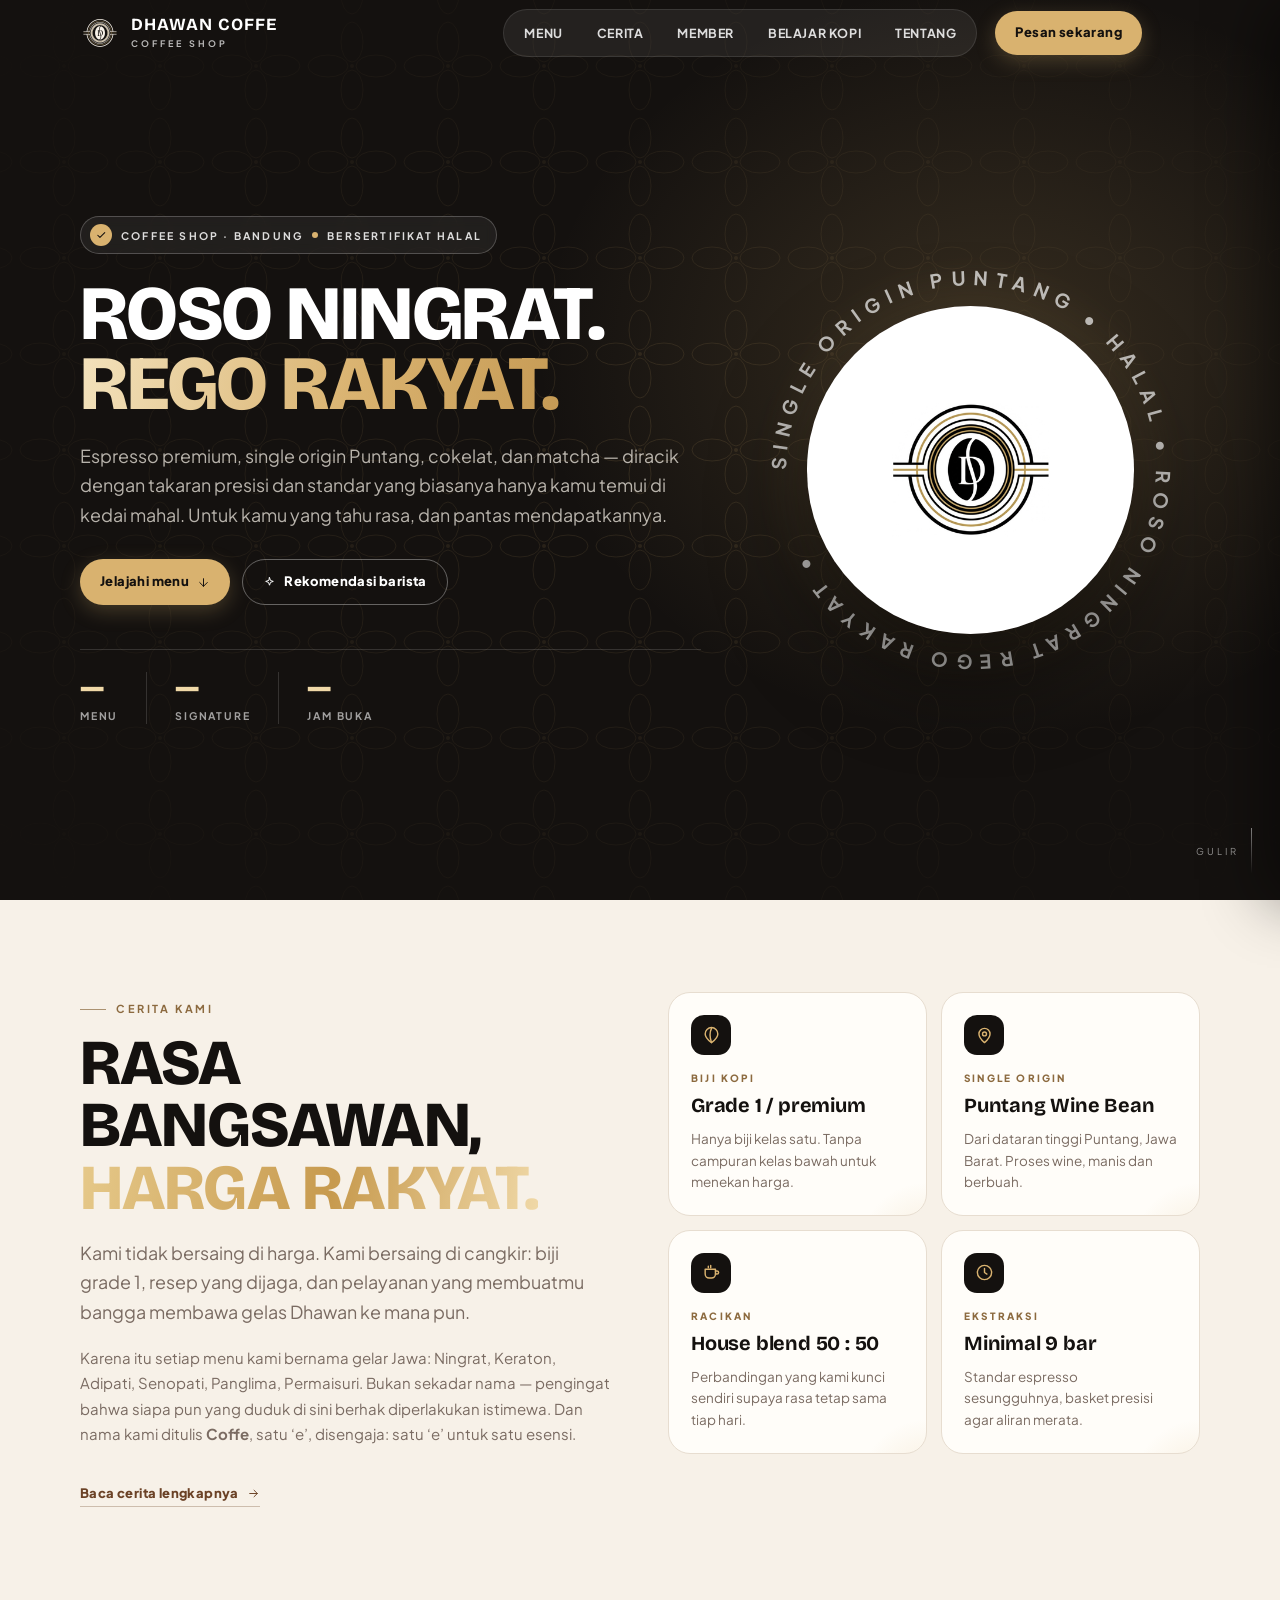
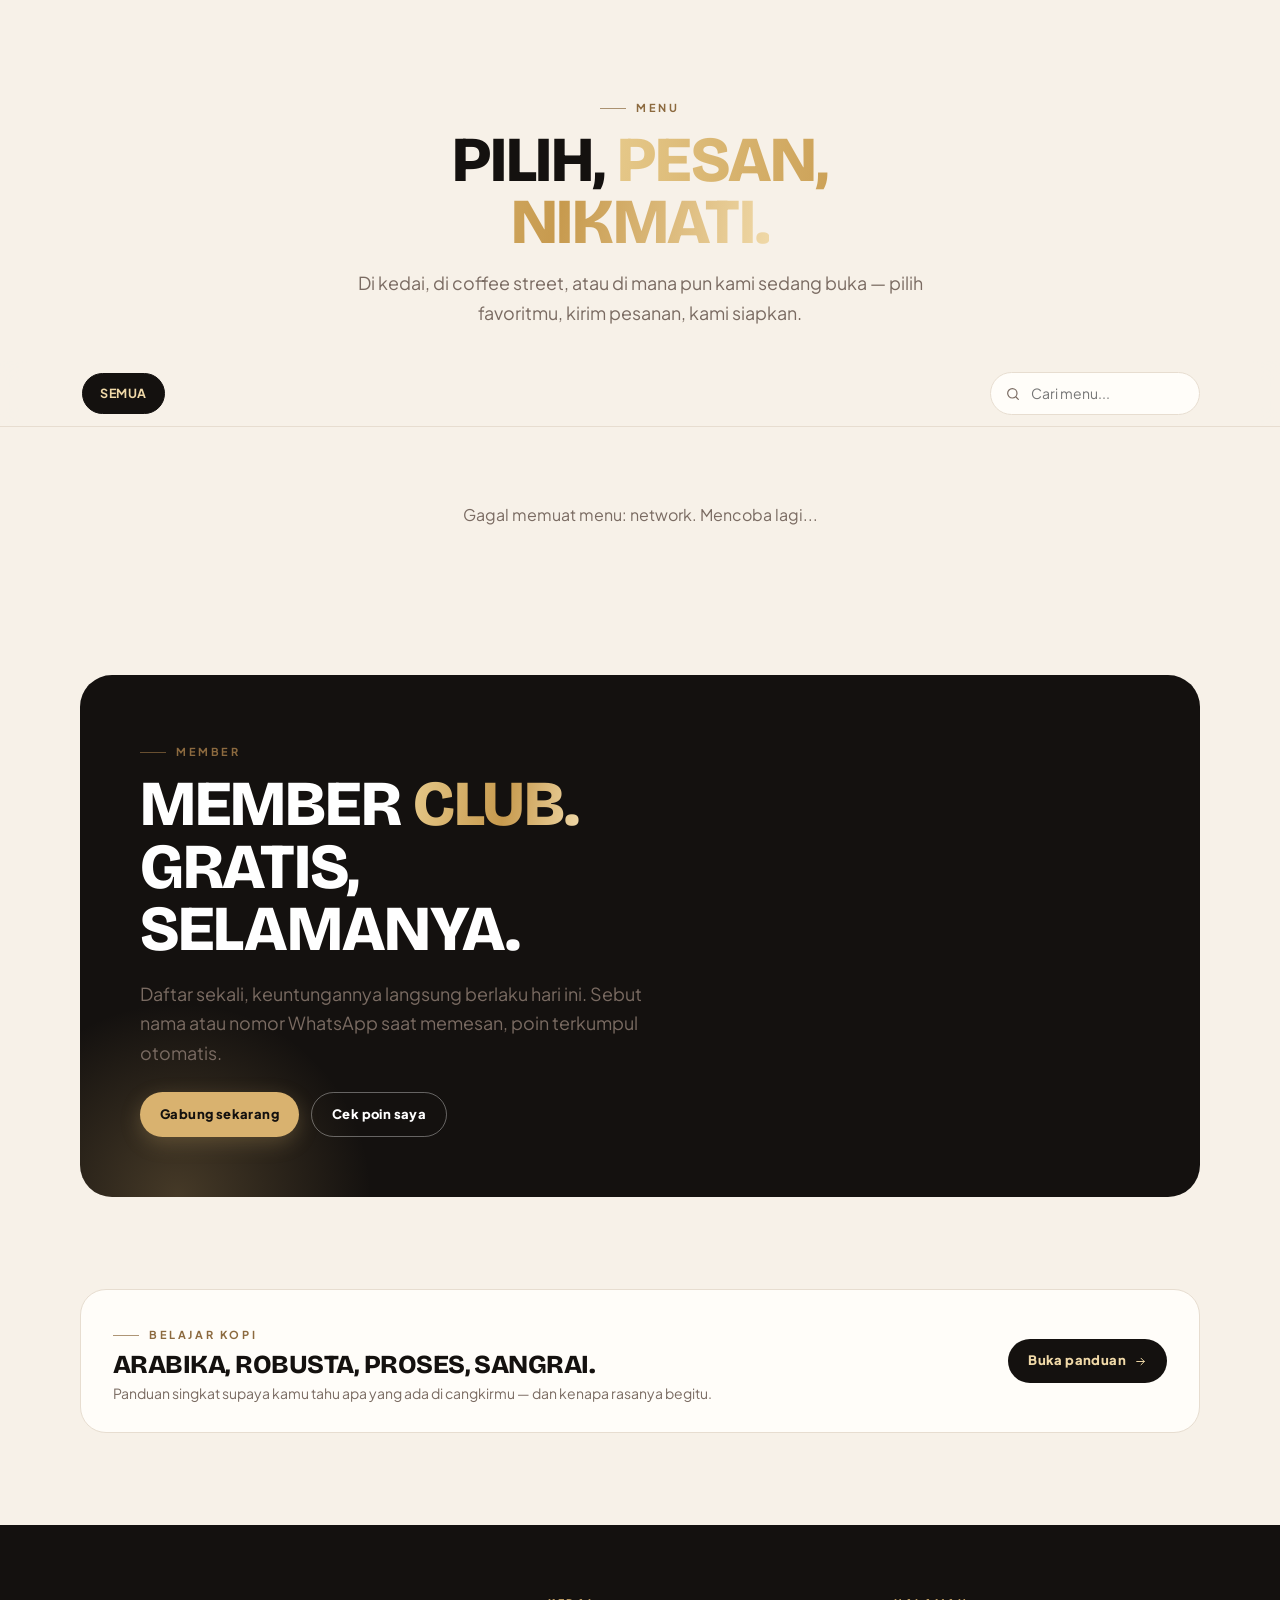
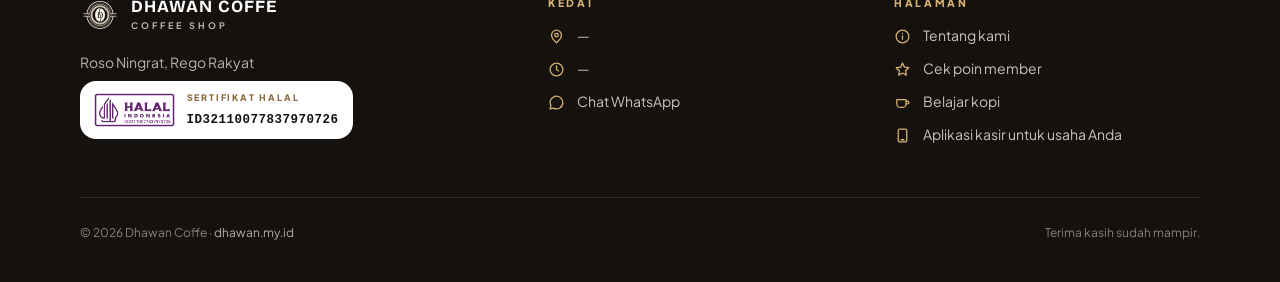
<file: index.html>
<!DOCTYPE html>
<html lang="id">
<head>
<meta charset="utf-8">
<meta name="viewport" content="width=device-width, initial-scale=1">
<title>Dhawan Coffe</title>
<meta name="description" content="Roso Ningrat, Rego Rakyat. Kedai kopi bersertifikat halal di Bandung: espresso premium, single origin Puntang, cokelat, matcha. Pesan dari meja lewat web.">
<link rel="preconnect" href="https://fonts.gstatic.com" crossorigin>
<script src="/config.js"></script>
<link rel="icon" href="/icon.png">
<link rel="apple-touch-icon" href="/icon.png">
<link href="https://fonts.googleapis.com/css2?family=Bricolage+Grotesque:opsz,wght@12..96,500;12..96,700;12..96,800&family=Plus+Jakarta+Sans:wght@400;500;600;700;800&display=swap" rel="stylesheet">
<style>
:root{
  --ink:#14110F;--ink2:#1E1916;--ink3:#2A231E;
  --cream:#F7F1E8;--paper:#FFFDF9;--line:#E7DDD0;
  --p:#6B4226;--p2:#3E2419;--muted:#7A6B62;
  --gold:#D9B26F;--gold2:#F0D9A8;--gold3:#8C6A3F;
  --ok:#2E7D4F;--danger:#B3382C;
  --disp:"Bricolage Grotesque","Plus Jakarta Sans",system-ui,sans-serif;
  --body:"Plus Jakarta Sans",system-ui,sans-serif;
  --w:1120px;--ease:cubic-bezier(.2,.7,.2,1)
}
*{box-sizing:border-box;-webkit-tap-highlight-color:transparent}
html{scroll-behavior:smooth;background:var(--ink)}
body{margin:0;font-family:var(--body);color:var(--ink);background:var(--cream);line-height:1.5;overflow-x:hidden}
img{display:block;max-width:100%}
a{color:inherit}
button{font:inherit;cursor:pointer}
.wrap{width:min(var(--w),100% - 40px);margin-inline:auto}
@media(max-width:640px){.wrap{width:calc(100% - 32px)}}
.eyebrow{display:inline-flex;align-items:center;gap:10px;font-size:11px;font-weight:700;letter-spacing:2.6px;text-transform:uppercase;color:var(--gold3)}
.eyebrow::before{content:"";width:26px;height:1px;background:currentColor;opacity:.7}
.dark .eyebrow{color:var(--gold)}
h1,h2,h3{font-family:var(--disp);letter-spacing:-.02em;line-height:.98;margin:0}
h2.big{font-size:clamp(34px,5.4vw,64px);font-weight:800;text-transform:uppercase}
h2.big em{font-style:normal;background:linear-gradient(100deg,#E6C98A,#C79A4E 55%,#F0D9A8);-webkit-background-clip:text;background-clip:text;color:transparent}
.lead{font-size:clamp(15px,1.4vw,18px);line-height:1.65;color:var(--muted);max-width:60ch}
.dark .lead{color:rgba(247,241,232,.72)}
.ic{width:1em;height:1em;flex:0 0 auto;fill:none;stroke:currentColor;stroke-width:1.8;stroke-linecap:round;stroke-linejoin:round}

/* ---------- reveal ---------- */
.rv{opacity:0;transform:translateY(22px);transition:opacity .8s var(--ease),transform .8s var(--ease)}
.rv.in{opacity:1;transform:none}
.rv.d1{transition-delay:.1s}.rv.d2{transition-delay:.2s}.rv.d3{transition-delay:.3s}.rv.d4{transition-delay:.4s}
@media(prefers-reduced-motion:reduce){.rv{opacity:1;transform:none;transition:none}html{scroll-behavior:auto}*{animation-duration:.01ms!important}}

/* ---------- topbar ---------- */
.top{position:fixed;inset:0 0 auto;z-index:50;height:66px;display:flex;align-items:center;transition:background .35s,box-shadow .35s;color:#fff}
.top .wrap{display:flex;align-items:center;gap:18px}
.top.solid{background:rgba(20,17,15,.72);backdrop-filter:blur(14px);-webkit-backdrop-filter:blur(14px);box-shadow:0 1px 0 rgba(255,255,255,.06)}
.brand{display:flex;align-items:center;gap:11px;text-decoration:none}
.brand img{width:40px;height:40px}.brand img.boxed{background:#fff;border-radius:12px;padding:3px;object-fit:contain}
.brand b{font-family:var(--disp);font-size:17px;letter-spacing:.06em;text-transform:uppercase;display:block;line-height:1}
.brand span{display:block;font-size:9px;letter-spacing:3px;text-transform:uppercase;opacity:.7;margin-top:4px;font-weight:700}
.links{display:flex;gap:4px;margin-left:auto;background:rgba(255,255,255,.07);border:1px solid rgba(255,255,255,.1);border-radius:999px;padding:5px}
.links a{text-decoration:none;font-size:12.5px;font-weight:700;letter-spacing:.6px;text-transform:uppercase;padding:9px 15px;border-radius:999px;opacity:.85;transition:background .25s,opacity .25s}
.links a:hover{background:rgba(255,255,255,.1);opacity:1}
.cta{display:inline-flex;align-items:center;gap:8px;text-decoration:none;background:var(--gold);color:var(--ink);font-weight:800;font-size:13px;letter-spacing:.4px;padding:12px 20px;border-radius:999px;border:0;transition:transform .25s var(--ease),box-shadow .25s;box-shadow:0 6px 20px rgba(217,178,111,.25)}
.cta:hover{transform:translateY(-2px);box-shadow:0 12px 28px rgba(217,178,111,.35)}
.cta.ghost{background:transparent;color:#fff;border:1px solid rgba(255,255,255,.35);box-shadow:none}
.cta.ghost:hover{background:rgba(255,255,255,.08)}
.top .cta{margin-right:58px}
.top .cta,.brand b{white-space:nowrap}
@media(max-width:1000px){.links{display:none}.top .cta{margin-left:auto;padding:10px 14px}.brand b{font-size:15px}}
@media(max-width:520px){.top .cta{display:none}.top .brand{margin-right:58px}}

/* ---------- hero ---------- */
.hero{position:relative;min-height:100svh;display:flex;align-items:center;color:#fff;background:var(--ink);overflow:hidden;padding:110px 0 70px}
.hero .bg{position:absolute;inset:-10%;background-size:cover;background-position:center;filter:blur(38px) saturate(1.2) brightness(.42);transform:scale(1.1);opacity:0;transition:opacity 1.6s ease}
.hero .bg.on{opacity:1}
.hero .veil{position:absolute;inset:0;background:radial-gradient(60% 70% at 78% 40%,rgba(217,178,111,.18),transparent 60%),linear-gradient(180deg,rgba(20,17,15,.35),rgba(20,17,15,.55) 60%,var(--ink) 100%)}
.hero .kaw{position:absolute;inset:0;opacity:.13;background:url("data:image/svg+xml,%3Csvg xmlns='http://www.w3.org/2000/svg' width='96' height='96' viewBox='0 0 96 96'%3E%3Cg fill='none' stroke='%23D9B26F' stroke-width='1'%3E%3Cellipse cx='48' cy='24' rx='11' ry='20'/%3E%3Cellipse cx='48' cy='72' rx='11' ry='20'/%3E%3Cellipse cx='24' cy='48' rx='20' ry='11'/%3E%3Cellipse cx='72' cy='48' rx='20' ry='11'/%3E%3C/g%3E%3Ccircle cx='48' cy='48' r='2' fill='%23D9B26F'/%3E%3C/svg%3E") center/96px 96px;mask-image:radial-gradient(70% 70% at 50% 50%,#000,transparent);-webkit-mask-image:radial-gradient(70% 70% at 50% 50%,#000,transparent)}
.hero .wrap{position:relative;display:grid;grid-template-columns:1.15fr .85fr;gap:40px;align-items:center}
.pill{display:inline-flex;align-items:center;gap:9px;border:1px solid rgba(255,255,255,.22);background:rgba(255,255,255,.06);backdrop-filter:blur(6px);border-radius:999px;padding:7px 14px 7px 9px;font-size:10.5px;font-weight:700;letter-spacing:2.2px;text-transform:uppercase;color:rgba(255,255,255,.85)}
.pill i{width:22px;height:22px;border-radius:50%;background:var(--gold);color:var(--ink);display:inline-flex;align-items:center;justify-content:center;font-style:normal}
.pill .dot{width:6px;height:6px;border-radius:50%;background:var(--gold)}
@media(max-width:640px){.pill{font-size:9.5px;letter-spacing:1.5px;gap:7px}.pill .lg{display:none}}
h1.h{font-size:clamp(42px,6vw,86px);font-weight:800;text-transform:uppercase;margin:26px 0 22px;line-height:.9}
h1.h span{display:block;opacity:0;transform:translateY(30px);animation:up .9s var(--ease) forwards}
h1.h span:nth-child(2){animation-delay:.12s;background:linear-gradient(100deg,#F3E2BC,#D9B26F 45%,#B98B43);-webkit-background-clip:text;background-clip:text;color:transparent}
@keyframes up{to{opacity:1;transform:none}}
.hero .lead{opacity:0;animation:up .9s .3s var(--ease) forwards}
.hero .acts{display:flex;gap:12px;flex-wrap:wrap;margin-top:30px;opacity:0;animation:up .9s .42s var(--ease) forwards}
.stats{display:flex;gap:0;margin-top:44px;border-top:1px solid rgba(255,255,255,.14);padding-top:22px;opacity:0;animation:up .9s .55s var(--ease) forwards;flex-wrap:wrap}
.stats div{padding-right:28px;margin-right:28px;border-right:1px solid rgba(255,255,255,.14)}
.stats div:last-child{border:0}
.stats b{display:block;font-family:var(--disp);font-size:30px;font-weight:800;line-height:1;color:var(--gold2)}
.stats small{display:block;font-size:10.5px;letter-spacing:1.8px;text-transform:uppercase;opacity:.6;margin-top:6px;font-weight:700}
.vis{position:relative;justify-self:center;width:min(420px,86vw);aspect-ratio:1;opacity:0;animation:up 1.1s .25s var(--ease) forwards}
.vis .ring{position:absolute;inset:0;animation:spin 28s linear infinite}
.vis .ring text{font-family:var(--body);font-size:9.2px;font-weight:700;letter-spacing:3.6px;fill:rgba(255,255,255,.7)}
@keyframes spin{to{transform:rotate(360deg)}}
.vis .disc{position:absolute;inset:11%;border-radius:50%;overflow:hidden;background:#241d18;box-shadow:0 40px 90px rgba(0,0,0,.55),inset 0 0 0 1px rgba(255,255,255,.08)}
.vis .disc img{width:100%;height:100%;object-fit:cover;transform:scale(1.02)}
.vis .glow{position:absolute;inset:-8%;border-radius:50%;background:radial-gradient(circle,rgba(217,178,111,.32),transparent 62%);filter:blur(10px);z-index:-1}
.vis .tag{position:absolute;left:-6%;bottom:8%;background:rgba(20,17,15,.72);backdrop-filter:blur(10px);border:1px solid rgba(255,255,255,.14);border-radius:16px;padding:12px 16px;max-width:240px;animation:float 6s ease-in-out infinite}
.vis .tag small{display:block;font-size:9.5px;letter-spacing:2.4px;text-transform:uppercase;color:var(--gold);font-weight:800}
.vis .tag b{display:block;font-family:var(--disp);font-size:16px;margin-top:3px;line-height:1.15}
.vis .tag span{display:block;font-size:12px;opacity:.7;margin-top:2px}
@keyframes float{50%{transform:translateY(-8px)}}
.scroll{position:absolute;right:28px;bottom:26px;font-size:9.5px;letter-spacing:3px;text-transform:uppercase;opacity:.55;display:flex;align-items:center;gap:12px}
.scroll i{width:1px;height:46px;background:linear-gradient(180deg,#fff,transparent);display:block;animation:sc 1.8s ease-in-out infinite}
@keyframes sc{50%{transform:scaleY(.4);transform-origin:top}}
@media(max-width:900px){.hero .wrap{grid-template-columns:1fr;gap:30px}.vis{width:min(300px,70vw);order:-1;margin-top:10px}.vis .tag{left:-4%;max-width:210px;padding:10px 13px}.hero{padding:100px 0 60px}.stats b{font-size:24px}.stats div{padding-right:18px;margin-right:18px;margin-bottom:8px}.scroll{display:none}}

/* ---------- marquee ---------- */
.mq{background:var(--gold);color:var(--ink);overflow:hidden;padding:13px 0;border-top:1px solid rgba(0,0,0,.08)}
.mq .track{display:flex;gap:44px;white-space:nowrap;width:max-content;animation:mq 40s linear infinite;font-size:12px;font-weight:800;letter-spacing:2.4px;text-transform:uppercase}
.mq .track span{display:inline-flex;align-items:center;gap:44px}
.mq .track span::after{content:"";width:6px;height:6px;background:var(--ink);transform:rotate(45deg)}
@keyframes mq{to{transform:translateX(-50%)}}
.mq:hover .track{animation-play-state:paused}

/* ---------- member strip (di awal) ---------- */
.mb{padding:0;margin-top:-1px;background:var(--cream)}
.mbx{display:grid;grid-template-columns:.9fr 1.1fr;gap:26px;align-items:center;background:var(--paper);border:1px solid var(--line);border-radius:26px;padding:26px 30px;margin-top:28px;box-shadow:0 20px 50px rgba(60,40,20,.08)}
.mbh h3{font-size:clamp(24px,3vw,34px);font-weight:800;text-transform:uppercase;margin:8px 0 8px}
.mbh h3 em{font-style:normal;background:linear-gradient(100deg,#C79A4E,#8C6A3F);-webkit-background-clip:text;background-clip:text;color:transparent}
.mbh p{margin:0 0 16px;color:var(--muted);font-size:14px;line-height:1.6}
.mbh .cta{background:var(--ink);color:var(--gold2);box-shadow:none}
.mbl{display:grid;grid-template-columns:1fr 1fr;gap:10px}
.mbl div{display:flex;gap:11px;align-items:flex-start;background:var(--cream);border:1px solid var(--line);border-radius:16px;padding:12px 14px;font-size:13px;line-height:1.45;font-weight:600}
.mbl .ic{color:var(--gold3);font-size:18px;margin-top:1px;flex:0 0 auto}
@media(max-width:900px){.mbx{grid-template-columns:1fr;padding:22px}.mbl{grid-template-columns:1fr}}
/* ---------- sections ---------- */
section{padding:92px 0}
@media(max-width:640px){section{padding:64px 0}}
.dark{background:var(--ink);color:#fff}
.split{display:grid;grid-template-columns:1fr 1fr;gap:56px;align-items:start}
@media(max-width:900px){.split{grid-template-columns:1fr;gap:28px}}
.story h2.big{margin:14px 0 18px}
.story .lead+p{color:var(--muted);line-height:1.7;font-size:15px}
.vals{display:grid;grid-template-columns:repeat(2,1fr);gap:14px}
@media(max-width:520px){.vals{grid-template-columns:1fr}}
.val{background:var(--paper);border:1px solid var(--line);border-radius:22px;padding:22px;transition:transform .35s var(--ease),box-shadow .35s;position:relative;overflow:hidden}
.val::after{content:"";position:absolute;inset:auto -30% -50% auto;width:150px;height:150px;border-radius:50%;background:radial-gradient(circle,rgba(217,178,111,.22),transparent 65%)}
.val:hover{transform:translateY(-4px);box-shadow:0 18px 40px rgba(60,40,20,.1)}
.val .i{width:40px;height:40px;border-radius:13px;background:var(--ink);color:var(--gold);display:flex;align-items:center;justify-content:center;font-size:19px;margin-bottom:16px}
.val small{display:block;font-size:10px;letter-spacing:2.2px;text-transform:uppercase;color:var(--gold3);font-weight:800}
.val b{display:block;font-family:var(--disp);font-size:20px;margin:4px 0 8px;letter-spacing:-.01em}
.val p{margin:0;font-size:13.5px;color:var(--muted);line-height:1.6}
.link{display:inline-flex;align-items:center;gap:8px;text-decoration:none;font-weight:800;font-size:13px;letter-spacing:.4px;color:var(--p);margin-top:22px;border-bottom:1.5px solid rgba(107,66,38,.3);padding-bottom:3px}
.link:hover{border-color:var(--p)}

/* ---------- spotlight ---------- */
.spot{position:relative;overflow:hidden}
.spot .kaw{position:absolute;inset:0;opacity:.07;background:url("data:image/svg+xml,%3Csvg xmlns='http://www.w3.org/2000/svg' width='96' height='96' viewBox='0 0 96 96'%3E%3Cg fill='none' stroke='%23D9B26F' stroke-width='1'%3E%3Cellipse cx='48' cy='24' rx='11' ry='20'/%3E%3Cellipse cx='48' cy='72' rx='11' ry='20'/%3E%3Cellipse cx='24' cy='48' rx='20' ry='11'/%3E%3Cellipse cx='72' cy='48' rx='20' ry='11'/%3E%3C/g%3E%3C/svg%3E") center/96px 96px}
.spot .head{display:flex;align-items:end;justify-content:space-between;gap:20px;margin-bottom:38px;position:relative}
.arrows{display:flex;align-items:center;gap:10px;font-size:12px;letter-spacing:2px;font-weight:700;opacity:.8;white-space:nowrap}
@media(max-width:640px){.spot .head{flex-wrap:wrap;margin-bottom:24px}}
.arrows button{width:44px;height:44px;border-radius:50%;border:1px solid rgba(255,255,255,.25);background:transparent;color:#fff;display:flex;align-items:center;justify-content:center;transition:background .25s}
.arrows button:hover{background:rgba(255,255,255,.1)}
.sp{display:grid;grid-template-columns:.95fr 1.05fr;gap:48px;align-items:center;position:relative}
@media(max-width:900px){.sp{grid-template-columns:1fr;gap:26px}}
.sp .frame{position:relative;border-radius:28px;overflow:hidden;aspect-ratio:1;background:#2a231e;box-shadow:0 30px 70px rgba(0,0,0,.45)}
.sp .frame .blur{position:absolute;inset:-20%;background-size:cover;background-position:center;filter:blur(40px) brightness(.7)}
.sp .frame img{position:relative;width:min(360px,80%);aspect-ratio:1;object-fit:cover;border-radius:22px;margin:auto;top:50%;transform:translateY(-50%);box-shadow:0 20px 50px rgba(0,0,0,.4)}
.sp .frame .fb{position:absolute;inset:0;display:flex;align-items:center;justify-content:center;font-family:var(--disp);font-size:120px;font-weight:800;color:var(--gold);opacity:.5}
.sp .badge{position:absolute;top:18px;left:18px;background:var(--gold);color:var(--ink);font-size:10px;font-weight:800;letter-spacing:2px;text-transform:uppercase;padding:8px 12px;border-radius:999px;display:flex;gap:6px;align-items:center}
.sp .meta{display:flex;gap:8px;flex-wrap:wrap;margin-bottom:18px}
.sp .meta span{font-size:10.5px;letter-spacing:2px;text-transform:uppercase;font-weight:700;padding:7px 12px;border-radius:999px;background:rgba(255,255,255,.08);border:1px solid rgba(255,255,255,.1)}
.sp h3{font-size:clamp(30px,4vw,52px);font-weight:800;text-transform:uppercase;line-height:.95;margin-bottom:16px}
.sp p{color:rgba(247,241,232,.72);font-size:15.5px;line-height:1.7;margin:0 0 26px;max-width:52ch}
.sp .buy{display:flex;align-items:center;justify-content:space-between;gap:20px;flex-wrap:wrap;border-top:1px solid rgba(255,255,255,.12);padding-top:22px}
.sp .price small{display:block;font-size:9.5px;letter-spacing:2.4px;text-transform:uppercase;opacity:.55;font-weight:800}
.sp .price b{font-family:var(--disp);font-size:32px;font-weight:800;color:var(--gold2)}
.sp .swap{animation:fade .5s var(--ease)}
@keyframes fade{from{opacity:0;transform:translateY(10px)}}
.dots{display:flex;gap:6px;margin-top:22px}
.dots i{width:22px;height:3px;border-radius:2px;background:rgba(255,255,255,.2);transition:background .3s,width .3s}
.dots i.on{background:var(--gold);width:36px}

/* ---------- menu ---------- */
.menu .head{text-align:center;max-width:620px;margin:0 auto 34px}
.menu .head .lead{margin:14px auto 0}
.tools{position:sticky;top:66px;z-index:20;background:rgba(247,241,232,.9);backdrop-filter:blur(12px);-webkit-backdrop-filter:blur(12px);padding:10px 0;margin-bottom:20px;border-bottom:1px solid var(--line)}
.tools .wrap{display:flex;gap:10px;align-items:center}
.chips{display:flex;gap:8px;overflow-x:auto;scrollbar-width:none;flex:1;padding:2px}
.chips::-webkit-scrollbar{display:none}
.chip{flex:0 0 auto;padding:10px 17px;border-radius:999px;background:var(--paper);border:1px solid var(--line);font-weight:700;font-size:12.5px;letter-spacing:.5px;text-transform:uppercase;color:var(--ink);transition:all .25s}
.chip:hover{border-color:var(--gold3)}
.chip.on{background:var(--ink);color:var(--gold2);border-color:var(--ink)}
.search{display:flex;align-items:center;gap:8px;background:var(--paper);border-radius:999px;padding:9px 14px;border:1px solid var(--line);min-width:0;flex:0 0 auto;width:210px}
.search input{border:0;outline:0;flex:1;font:inherit;font-size:14px;background:transparent;min-width:0}
@media(max-width:640px){.tools .wrap{flex-wrap:wrap}.search{width:100%;order:-1}}
.grid{display:grid;grid-template-columns:repeat(3,1fr);gap:18px}
@media(max-width:900px){.grid{grid-template-columns:repeat(2,1fr);gap:12px}}
.card{background:var(--paper);border-radius:24px;overflow:hidden;border:1px solid var(--line);display:flex;flex-direction:column;transition:transform .35s var(--ease),box-shadow .35s}
.card:hover{transform:translateY(-5px);box-shadow:0 22px 44px rgba(60,40,20,.12)}
.img{aspect-ratio:1/1;background:#EFE6DC;position:relative;display:flex;align-items:center;justify-content:center;font-family:var(--disp);font-size:44px;font-weight:800;color:var(--p);overflow:hidden}
.img img{width:100%;height:100%;object-fit:cover;position:absolute;inset:0;transition:transform .6s var(--ease)}
.card:hover .img img{transform:scale(1.05)}
.tier{position:absolute;top:10px;right:10px;border-radius:999px;padding:5px 10px;font-size:9.5px;font-weight:800;letter-spacing:1.6px;text-transform:uppercase}
.tier-signature{background:var(--ink);color:var(--gold)}.tier-premium{background:rgba(255,253,249,.95);color:var(--p);border:1px solid rgba(107,66,38,.4)}
.fav{position:absolute;top:10px;left:10px;background:rgba(255,253,249,.94);border-radius:999px;padding:5px 9px;font-size:10px;font-weight:800;letter-spacing:.8px;text-transform:uppercase;display:flex;gap:5px;align-items:center}
.fav .ic{color:#C79A4E;fill:#C79A4E;stroke:none}
.body{padding:14px 15px 15px;display:flex;flex-direction:column;gap:5px;flex:1}
.name{font-family:var(--disp);font-weight:700;font-size:17px;line-height:1.15;letter-spacing:-.01em}
.desc{font-size:12.5px;color:var(--muted);line-height:1.45;display:-webkit-box;-webkit-line-clamp:2;-webkit-box-orient:vertical;overflow:hidden}
.row{display:flex;align-items:center;justify-content:space-between;margin-top:auto;padding-top:10px}
.price{font-weight:800;color:var(--ink);font-size:15px}
.add{width:38px;height:38px;border-radius:50%;border:0;background:var(--ink);color:var(--gold2);font-size:22px;font-weight:700;display:flex;align-items:center;justify-content:center;transition:transform .2s,background .2s}
.add:hover{transform:scale(1.08);background:var(--p)}
.qty{display:flex;align-items:center;gap:6px}.qty button{width:32px;height:32px;border-radius:50%;border:1px solid var(--ink);background:var(--paper);color:var(--ink);font-size:18px}.qty b{min-width:18px;text-align:center}
@media(max-width:640px){.body{padding:11px 12px 12px}.name{font-size:14.5px}.desc{font-size:11.5px}.price{font-size:14px}}
.sk{background:linear-gradient(90deg,#EFE6DC 25%,#F7F1EA 50%,#EFE6DC 75%);background-size:200% 100%;animation:sk 1.2s infinite;border-radius:24px;aspect-ratio:1/1.35}@keyframes sk{0%{background-position:200% 0}100%{background-position:-200% 0}}
.empty{grid-column:1/-1;text-align:center;color:var(--muted);padding:40px 0}

/* ---------- member ---------- */
.mem{background:var(--ink);color:#fff;border-radius:32px;padding:clamp(28px,5vw,60px);display:grid;grid-template-columns:1.1fr .9fr;gap:40px;align-items:center;position:relative;overflow:hidden}
.mem::before{content:"";position:absolute;inset:auto auto -40% -10%;width:420px;height:420px;border-radius:50%;background:radial-gradient(circle,rgba(217,178,111,.25),transparent 65%);pointer-events:none}
.mem>*{position:relative;z-index:1}
@media(max-width:900px){.mem{grid-template-columns:1fr;gap:24px}}
.mem h2.big{margin:12px 0 16px}
.perks{display:grid;gap:10px;position:relative}
.perk{display:flex;gap:14px;align-items:center;background:rgba(255,255,255,.05);border:1px solid rgba(255,255,255,.1);border-radius:16px;padding:14px 16px;font-size:14px;line-height:1.4}
.perk .n{width:30px;height:30px;flex:0 0 30px;border-radius:50%;background:var(--gold);color:var(--ink);font-weight:800;font-size:12px;display:flex;align-items:center;justify-content:center;font-family:var(--disp)}
.mem .acts{display:flex;gap:12px;flex-wrap:wrap;margin-top:24px}

/* ---------- edukasi teaser ---------- */
.edu{display:grid;grid-template-columns:1fr auto;gap:24px;align-items:center;background:var(--paper);border:1px solid var(--line);border-radius:26px;padding:28px 32px}
@media(max-width:700px){.edu{grid-template-columns:1fr;padding:24px}}
.edu h3{font-size:26px;font-weight:800;text-transform:uppercase;margin:8px 0 6px}
.edu p{margin:0;color:var(--muted);font-size:14px}
.edu .cta{background:var(--ink);color:var(--gold2);box-shadow:none}

/* ---------- footer ---------- */
footer{background:var(--ink);color:#fff;padding:70px 0 40px}
.fgrid{display:grid;grid-template-columns:1.4fr 1fr 1fr;gap:40px;padding-bottom:40px;border-bottom:1px solid rgba(255,255,255,.1)}
@media(max-width:800px){.fgrid{grid-template-columns:1fr;gap:30px}}
.fgrid h4{margin:0 0 14px;font-size:10.5px;letter-spacing:2.6px;text-transform:uppercase;color:var(--gold);font-weight:800}
.fgrid p{margin:0;font-size:14px;line-height:1.7;color:rgba(247,241,232,.72)}
.fgrid .brand{margin-bottom:16px}
.fl{display:flex;gap:12px;align-items:flex-start;font-size:14px;line-height:1.5;color:rgba(247,241,232,.8);margin-bottom:12px;text-decoration:none}
.fl .ic{color:var(--gold);margin-top:3px;font-size:17px}
.fl:hover{color:#fff}
.halal{display:inline-flex;align-items:center;gap:12px;background:#fff;color:var(--ink);border-radius:16px;padding:10px 14px;margin-top:6px}
.halal img{height:34px;width:auto}
.halal small{display:block;font-size:9px;letter-spacing:1.8px;text-transform:uppercase;font-weight:800;color:var(--gold3)}
.halal b{font-size:12.5px;font-family:ui-monospace,Menlo,Consolas,monospace;letter-spacing:.5px}
.fbot{display:flex;justify-content:space-between;gap:16px;flex-wrap:wrap;padding-top:26px;font-size:12px;color:rgba(247,241,232,.5)}
.fbot a{text-decoration:none;color:rgba(247,241,232,.7)}
.fbot a:hover{color:#fff}

/* ---------- cart bar & sheet ---------- */
.bar{position:fixed;left:50%;transform:translateX(-50%);width:calc(100% - 32px);max-width:560px;bottom:18px;z-index:40;background:var(--ink);color:#fff;border-radius:999px;padding:14px 16px 14px 22px;display:flex;justify-content:space-between;align-items:center;box-shadow:0 14px 40px rgba(0,0,0,.35);cursor:pointer;font-weight:700;border:1px solid rgba(255,255,255,.1);animation:up .4s var(--ease)}
.bar b{background:var(--gold);color:var(--ink);border-radius:999px;padding:8px 16px;font-size:14px}
.sheet{position:fixed;inset:0;background:rgba(20,17,15,.55);backdrop-filter:blur(4px);display:none;align-items:flex-end;justify-content:center;z-index:60}
.sheet.on{display:flex}
.panel{background:var(--paper);width:100%;max-width:560px;max-height:92vh;overflow:auto;border-radius:28px 28px 0 0;padding:14px 22px 30px;animation:sheetup .35s var(--ease)}
.panel::before{content:"";display:block;width:44px;height:4px;border-radius:2px;background:var(--line);margin:0 auto 16px}
@keyframes sheetup{from{transform:translateY(40px);opacity:0}}
@media(min-width:640px){.sheet{align-items:center;padding:20px}.panel{border-radius:28px}}
.panel h2{margin:0 0 10px;font-size:26px;font-weight:800;text-transform:uppercase}
.line{display:flex;justify-content:space-between;padding:10px 0;border-bottom:1px solid var(--line);font-size:14px;gap:8px}.line small{color:var(--muted);display:block;font-size:12px}
label{display:block;font-size:11px;font-weight:800;letter-spacing:1.4px;text-transform:uppercase;color:var(--muted);margin:14px 0 6px}
input.f,textarea.f{width:100%;border:1px solid var(--line);border-radius:14px;padding:13px 14px;font:inherit;font-size:15px;background:#fff;outline:0;transition:border .2s}
input.f:focus,textarea.f:focus{border-color:var(--ink)}
.btn{width:100%;border:0;background:var(--ink);color:var(--gold2);border-radius:999px;padding:16px;font:inherit;font-weight:800;font-size:15px;margin-top:14px;letter-spacing:.3px}
.btn.sec{background:#EFE6DC;color:var(--ink)}.btn:disabled{opacity:.6}
.topp{display:flex;justify-content:space-between;align-items:center;padding:11px 0;border-bottom:1px solid var(--line);font-size:14px}.topp input{width:22px;height:22px;accent-color:var(--ink)}
.done{text-align:center;padding:26px 6px}.done .icn{width:76px;height:76px;border-radius:50%;background:#E6F4EA;color:var(--ok);font-size:38px;line-height:76px;margin:0 auto 14px}
.muted{color:var(--muted);font-size:13.5px;line-height:1.6}
.pay{display:flex;gap:10px;margin:14px 0}
.pay button{flex:1;padding:15px;border-radius:16px;border:2px solid var(--line);background:#fff;font-weight:800}
.pay button.on{border-color:var(--ink);background:var(--cream)}
.pick{display:flex;gap:8px;flex-wrap:wrap;margin:6px 0 4px}
.pick button{padding:10px 14px;border-radius:999px;border:1px solid var(--line);background:#fff;font-weight:700;font-size:13px}
.pick button.on{background:var(--ink);color:var(--gold2);border-color:var(--ink)}
.rec{display:flex;gap:12px;align-items:center;padding:10px 0;border-bottom:1px solid var(--line)}
.rec img,.rec .ph{width:56px;height:56px;border-radius:14px;object-fit:cover;background:#EFE6DC;flex:0 0 56px;display:flex;align-items:center;justify-content:center;font-weight:800;color:var(--p)}
.rec b{display:block;font-size:14px}.rec small{color:var(--muted);font-size:12px}
.rec button{margin-left:auto}
/* sembunyikan tombol nav.js di layar lebar: sudah ada tautan di topbar */
@media(min-width:1001px){.nvb{display:none!important}}
/* mode statis (?static=1): tanpa animasi, untuk tangkapan layar & pengguna yang memilih tanpa gerak */
.static *{animation:none!important;transition:none!important}.static .hero .bg,.static .blur,.static .vis .glow{filter:none!important}.static .rv,.static h1.h span,.static .hero .lead,.static .hero .acts,.static .stats,.static .vis{opacity:1!important;transform:none!important}
</style>
<script>if(/[?&]static=1/.test(location.search))document.documentElement.classList.add("static");</script>
</head>
<body>

<header class="top" id="top">
  <div class="wrap">
    <a class="brand" href="/"><img src="/icon-light.png" alt="" onerror="this.onerror=null;this.src='/icon.png';this.classList.add('boxed')"><div><b id="bname">Dhawan Coffe</b><span id="blabel">Coffee Shop</span></div></a>
    <nav class="links" aria-label="Navigasi">
      <a href="#menu">Menu</a><a href="#cerita">Cerita</a><a href="#member">Member</a><a href="/kopi" id="lkopi">Belajar Kopi</a><a href="/tentang">Tentang</a>
    </nav>
    <a class="cta" href="#menu">Pesan sekarang</a>
  </div>
</header>

<section class="hero dark" id="hero">
  <div class="bg" id="hbg"></div><div class="veil"></div><div class="kaw"></div>
  <div class="wrap">
    <div>
      <div class="pill"><i><svg class="ic" viewBox="0 0 24 24" style="stroke-width:2.4"><path d="M20 6 9 17l-5-5"/></svg></i><span id="pillTxt">Coffee Shop · Bandung</span><span class="dot"></span><span id="pillHalal"><span class="lg">Bersertifikat </span>Halal</span></div>
      <h1 class="h" id="h1"><span></span><span></span></h1>
      <p class="lead" id="heroLead"></p>
      <div class="acts">
        <a class="cta" href="#menu">Jelajahi menu <svg class="ic" viewBox="0 0 24 24"><path d="M12 5v14M5 12l7 7 7-7"/></svg></a>
        <button class="cta ghost" onclick="openPicker()"><svg class="ic" viewBox="0 0 24 24"><path d="M12 3l1.8 5.2L19 10l-5.2 1.8L12 17l-1.8-5.2L5 10l5.2-1.8z"/></svg> <span id="pickBtn">Rekomendasi barista</span></button>
      </div>
      <div class="stats" id="stats">
        <div><b id="sMenu">—</b><small>Menu</small></div>
        <div><b id="sSig">—</b><small>Signature</small></div>
        <div><b id="sHours">—</b><small>Jam buka</small></div>
      </div>
    </div>
    <div class="vis" id="vis">
      <div class="glow"></div>
      <svg class="ring" viewBox="0 0 200 200" aria-hidden="true"><defs><path id="cp" d="M100,100 m-88,0 a88,88 0 1,1 176,0 a88,88 0 1,1 -176,0"/></defs><text><textPath href="#cp" id="ringTxt"></textPath></text></svg>
      <div class="disc" id="disc"><img src="/icon.png" alt="" style="object-fit:contain;padding:22%;background:#fff"></div>
      <div class="tag" id="htag" style="display:none"><small>Signature</small><b id="htagN"></b><span id="htagP"></span></div>
    </div>
  </div>
  <div class="scroll">Gulir<i></i></div>
</section>

<div class="mq" id="mq" style="display:none"><div class="track" id="mqt"></div></div>

<section class="mb" id="mb" style="display:none">
  <div class="wrap">
    <div class="mbx rv">
      <div class="mbh"><span class="eyebrow">Member club</span><h3>Gratis gabung, <em>langsung untung.</em></h3><p>Tanpa biaya, tanpa syarat. Sebut nama atau nomor WhatsApp saat memesan.</p><button class="cta" onclick="openMember()">Gabung 30 detik</button></div>
      <div class="mbl" id="mbl"></div>
    </div>
  </div>
</section>

<section class="story" id="cerita">
  <div class="wrap split">
    <div class="rv">
      <span class="eyebrow">Cerita kami</span>
      <h2 class="big" id="storyH"></h2>
      <p class="lead" id="storyLead"></p>
      <p id="storyP"></p>
      <a class="link" href="/tentang">Baca cerita lengkapnya <svg class="ic" viewBox="0 0 24 24"><path d="M5 12h14M13 6l6 6-6 6"/></svg></a>
    </div>
    <div class="vals" id="vals"></div>
  </div>
</section>

<section class="spot dark" id="spot" style="display:none">
  <div class="kaw"></div>
  <div class="wrap">
    <div class="head rv">
      <div><span class="eyebrow">Signature</span><h2 class="big" style="margin-top:12px">Racikan <em>andalan.</em></h2></div>
      <div class="arrows"><button onclick="spotGo(-1)" aria-label="Sebelumnya"><svg class="ic" viewBox="0 0 24 24"><path d="M19 12H5M11 18l-6-6 6-6"/></svg></button><span id="spotN">1 / 1</span><button onclick="spotGo(1)" aria-label="Berikutnya"><svg class="ic" viewBox="0 0 24 24"><path d="M5 12h14M13 6l6 6-6 6"/></svg></button></div>
    </div>
    <div class="sp rv d1" id="sp"></div>
  </div>
</section>

<section class="menu" id="menu">
  <div class="wrap head rv">
    <span class="eyebrow" style="justify-content:center">Menu</span>
    <h2 class="big" style="margin-top:12px">Pilih, <em>pesan, nikmati.</em></h2>
    <p class="lead" id="menuLead">Di kedai, di coffee street, atau di mana pun kami sedang buka — pilih favoritmu, kirim pesanan, kami siapkan.</p>
  </div>
  <div class="tools"><div class="wrap">
    <div class="chips" id="chips"></div>
    <div class="search"><svg class="ic" viewBox="0 0 24 24" style="color:var(--muted)"><circle cx="11" cy="11" r="7"/><path d="m20 20-3.5-3.5"/></svg><input id="q" placeholder="Cari menu..." oninput="render()" aria-label="Cari menu"></div>
  </div></div>
  <div class="wrap"><div class="grid" id="grid"><div class="sk"></div><div class="sk"></div><div class="sk"></div><div class="sk"></div><div class="sk"></div><div class="sk"></div></div></div>
</section>

<section id="member" style="padding-top:0">
  <div class="wrap"><div class="mem rv">
    <div>
      <span class="eyebrow">Member</span>
      <h2 class="big">Member <em>club.</em><br>Gratis, selamanya.</h2>
      <p class="lead">Daftar sekali, keuntungannya langsung berlaku hari ini. Sebut nama atau nomor WhatsApp saat memesan, poin terkumpul otomatis.</p>
      <div class="acts"><button class="cta" onclick="openMember()">Gabung sekarang</button><a class="cta ghost" href="/poin">Cek poin saya</a></div>
    </div>
    <div class="perks" id="perks"></div>
  </div></div>
</section>

<section id="edu" style="padding-top:0;display:none">
  <div class="wrap"><div class="edu rv">
    <div><span class="eyebrow">Belajar kopi</span><h3>Arabika, robusta, proses, sangrai.</h3><p>Panduan singkat supaya kamu tahu apa yang ada di cangkirmu — dan kenapa rasanya begitu.</p></div>
    <a class="cta" href="/kopi">Buka panduan <svg class="ic" viewBox="0 0 24 24"><path d="M5 12h14M13 6l6 6-6 6"/></svg></a>
  </div></div>
</section>

<footer>
  <div class="wrap">
    <div class="fgrid">
      <div>
        <a class="brand" href="/"><img src="/icon-light.png" alt="" onerror="this.onerror=null;this.src='/icon.png';this.classList.add('boxed')"><div><b id="fname">Dhawan Coffe</b><span id="flabel">Coffee Shop</span></div></a>
        <p id="fslogan"></p>
        <div class="halal" id="fhalal" style="display:none"><img src="/halal.png" alt="Halal Indonesia"><div><small>Sertifikat halal</small><b id="fhalalId"></b></div></div>
      </div>
      <div>
        <h4>Kedai</h4>
        <a class="fl" id="fmaps" href="#" target="_blank" rel="noopener"><svg class="ic" viewBox="0 0 24 24"><path d="M12 21s-7-6.2-7-11a7 7 0 0 1 14 0c0 4.8-7 11-7 11z"/><circle cx="12" cy="10" r="2.5"/></svg><span id="faddr">—</span></a>
        <div class="fl"><svg class="ic" viewBox="0 0 24 24"><circle cx="12" cy="12" r="9"/><path d="M12 7v5l3 2"/></svg><span id="fhours">—</span></div>
        <a class="fl" id="fwa" href="/wa"><svg class="ic" viewBox="0 0 24 24"><path d="M21 12a9 9 0 0 1-13.3 7.9L3 21l1.1-4.7A9 9 0 1 1 21 12z"/></svg><span>Chat WhatsApp</span></a>
      </div>
      <div>
        <h4>Halaman</h4>
        <a class="fl" href="/tentang"><svg class="ic" viewBox="0 0 24 24"><circle cx="12" cy="12" r="9"/><path d="M12 11v5M12 8h.01"/></svg><span>Tentang kami</span></a>
        <a class="fl" href="/poin"><svg class="ic" viewBox="0 0 24 24"><path d="M12 3l2.7 5.6 6.1.9-4.4 4.3 1 6.1L12 17l-5.4 2.9 1-6.1L3.2 9.5l6.1-.9z"/></svg><span>Cek poin member</span></a>
        <a class="fl" href="/kopi" id="fkopi"><svg class="ic" viewBox="0 0 24 24"><path d="M4 8h13v6a5 5 0 0 1-5 5H9a5 5 0 0 1-5-5z"/><path d="M17 10h2a2 2 0 0 1 0 4h-2"/></svg><span>Belajar kopi</span></a>
        <a class="fl" href="/kasir"><svg class="ic" viewBox="0 0 24 24"><rect x="6" y="3" width="12" height="18" rx="2"/><path d="M10 18h4"/></svg><span>Aplikasi kasir untuk usaha Anda</span></a>
      </div>
    </div>
    <div class="fbot"><span>© <span id="fyear"></span> <span id="fname2">Dhawan Coffe</span> · <a id="fdomain" href="/">dhawan.my.id</a></span><span>Terima kasih sudah mampir.</span></div>
  </div>
</footer>

<div class="bar" id="bar" style="display:none" onclick="openCart()"><span id="barL"></span><b id="barR"></b></div>
<div class="sheet" id="sheet" onclick="if(event.target===this)closeSheet()"><div class="panel" id="panel"></div></div>

<script>
// Alamat backend Apps Script (endpoint data/order/member via JSONP).
var SCRIPT_URL=(window.TOKO&&TOKO.apiUrl)||"";

// --- JSONP: panggil backend tanpa kena blokir CORS ---
var _jc=0;
function jsonp(params,onOk,onErr){
  if(!SCRIPT_URL){if(onErr)onErr("apiUrl belum diisi di config.js");return;}
  var cb="__jp"+(++_jc)+"_"+Date.now();
  var s=document.createElement("script");
  var timer=setTimeout(function(){cleanup();if(onErr)onErr("timeout")},20000);
  function cleanup(){clearTimeout(timer);delete window[cb];if(s.parentNode)s.parentNode.removeChild(s)}
  window[cb]=function(res){cleanup();if(onOk)onOk(res)};
  s.onerror=function(){cleanup();if(onErr)onErr("network")};
  var q=params+"&callback="+cb;
  s.src=SCRIPT_URL+(SCRIPT_URL.indexOf("?")>=0?"&":"?")+q;
  document.body.appendChild(s);
}
function $(id){return document.getElementById(id)}
function esc(s){return String(s==null?"":s).replace(/[&<>"']/g,function(c){return {"&":"&amp;","<":"&lt;",">":"&gt;",'"':"&quot;","'":"&#39;"}[c]})}

// --- Teks dari config.js (universal untuk toko lain) ---
var T=window.TOKO||{};
(function(){
  var nama=T.nama||"Toko",label=T.label||"";
  document.title=nama;
  ["bname","fname","fname2"].forEach(function(i){$(i).textContent=nama});
  ["blabel","flabel"].forEach(function(i){$(i).textContent=label});
  $("pillTxt").textContent=[label,T.kota].filter(Boolean).join(" · ")||nama;
  if(!T.halalId){$("pillHalal").style.display="none";document.querySelector(".pill .dot").style.display="none"}
  else{$("fhalal").style.display="";$("fhalalId").textContent=T.halalId}
  // Judul besar: dari config.hero, kalau kosong pakai nama toko + slogan.
  var H=T.hero||{};
  var j1=H.judul1||nama+".",j2=H.judul2||(T.slogan?T.slogan+".":(label?label+".":""));
  $("h1").innerHTML="<span>"+esc(j1)+"</span><span>"+esc(j2)+"</span>";
  $("heroLead").textContent=H.teks||"Bahan pilihan, resep yang dijaga, dan pelayanan yang membuatmu ingin kembali. Pesan lewat sini, kami yang siapkan.";
  $("ringTxt").textContent=H.cincin||((nama+" • "+(label||"")+" • "+(T.halalId?"HALAL • ":"")).toUpperCase());
  var C=T.cerita||{};
  $("storyH").innerHTML=esc(C.judul||"Dibuat dengan niat baik,\n*disajikan dengan hati.*").replace(/\*(.+?)\*/g,"<em>$1</em>").replace(/\n/g,"<br>");
  $("storyLead").textContent=C.teks||"Setiap yang kami sajikan dibuat dengan bahan pilihan dan takaran yang sama setiap hari. Itu janji kami kepada siapa pun yang mampir.";
  $("storyP").innerHTML=esc(C.teks2!=null?C.teks2:"Kenali kami lebih dekat di halaman Tentang.").replace(/\*(.+?)\*/g,"<b>$1</b>");
  var N=T.nilai||[
    {tag:"Bahan",judul:"Bahan pilihan",teks:"Kami memilih bahan yang baik, bukan yang paling murah."},
    {tag:"Racikan",judul:"Takaran dikunci",teks:"Resep yang sama setiap hari supaya rasa tidak berubah."},
    {tag:"Kebersihan",judul:"Alat selalu bersih",teks:"Peralatan dicuci tiap selesai dipakai. Enak berawal dari bersih."},
    {tag:"Harga",judul:"Jujur dan terjangkau",teks:"Mutu yang baik tetap bisa dibeli siapa saja."}
  ];
  var icons=["<svg class='ic' viewBox='0 0 24 24'><path d='M12 21c4-3 8-6.5 8-11a8 8 0 0 0-16 0c0 4.5 4 8 8 11z'/><path d='M12 3c-2 4-2 12 0 18'/></svg>",
             "<svg class='ic' viewBox='0 0 24 24'><path d='M12 21s-7-6.2-7-11a7 7 0 0 1 14 0c0 4.8-7 11-7 11z'/><circle cx='12' cy='10' r='2.5'/></svg>",
             "<svg class='ic' viewBox='0 0 24 24'><path d='M4 8h13v6a5 5 0 0 1-5 5H9a5 5 0 0 1-5-5z'/><path d='M17 10h2a2 2 0 0 1 0 4h-2'/><path d='M8 4v2M11 3v3'/></svg>",
             "<svg class='ic' viewBox='0 0 24 24'><circle cx='12' cy='12' r='9'/><path d='M12 7v5l3 2'/></svg>",
             "<svg class='ic' viewBox='0 0 24 24'><path d='M12 3l2.7 5.6 6.1.9-4.4 4.3 1 6.1L12 17l-5.4 2.9 1-6.1L3.2 9.5l6.1-.9z'/></svg>",
             "<svg class='ic' viewBox='0 0 24 24'><path d='M20 6 9 17l-5-5'/></svg>"];
  $("vals").innerHTML=N.slice(0,4).map(function(v,i){return "<div class='val rv d"+(i+1)+"'><div class='i'>"+icons[i%icons.length]+"</div><small>"+esc(v.tag||"")+"</small><b>"+esc(v.judul||"")+"</b><p>"+esc(v.teks||"")+"</p></div>"}).join("");
  if(T.edukasi){$("edu").style.display=""}else{$("lkopi").style.display="none";$("fkopi").style.display="none"}
  if(T.mapsUrl)$("fmaps").href=T.mapsUrl;
  $("fslogan").textContent=T.slogan||label;
  $("fdomain").textContent=T.domain||location.host;
  $("fyear").textContent=new Date().getFullYear();
})();

// --- Topbar berubah pekat setelah lewat hero ---
var topEl=$("top");
function onScroll(){topEl.classList.toggle("solid",window.scrollY>40)}
window.addEventListener("scroll",onScroll,{passive:true});onScroll();

// --- Reveal saat masuk layar ---
var io=("IntersectionObserver" in window)?new IntersectionObserver(function(es){es.forEach(function(e){if(e.isIntersecting){e.target.classList.add("in");io.unobserve(e.target)}})},{rootMargin:"0px 0px -8% 0px",threshold:.08}):null;
function watch(){document.querySelectorAll(".rv:not(.in)").forEach(function(el){if(io)io.observe(el);else el.classList.add("in")})}
watch();
// Cadangan: kalau observer tidak sempat jalan (pane tersembunyi), tampilkan yang sudah di layar.
setTimeout(function(){document.querySelectorAll(".rv:not(.in)").forEach(function(el){var r=el.getBoundingClientRect();if(r.top<window.innerHeight)el.classList.add("in")})},2500);

// --- Parallax lembut pada visual hero (desktop, pointer halus) ---
(function(){var v=$("vis");if(!v||!matchMedia("(pointer:fine)").matches||matchMedia("(prefers-reduced-motion:reduce)").matches)return;
  $("hero").addEventListener("mousemove",function(e){var r=v.getBoundingClientRect();var dx=(e.clientX-(r.left+r.width/2))/r.width,dy=(e.clientY-(r.top+r.height/2))/r.height;v.style.transform="translate("+(dx*14)+"px,"+(dy*14)+"px)"})})();

// --- Data & keranjang ---
var D={cats:[],menus:[],toppings:[],currency:"Rp "};var cart=[];var cat="all";var CUR="Rp ";var loaded=false;
function money(v){return CUR+Math.round(v).toLocaleString("id-ID")}
function init(d){D=d;CUR=d.currency||"Rp ";loaded=true;
  if(d.store){document.title=d.store;["bname","fname","fname2"].forEach(function(i){$(i).textContent=d.store})}
  $("faddr").textContent=d.address||"—";$("fhours").textContent=d.hours?"Buka "+d.hours:"—";
  $("sMenu").textContent=d.menus.length;$("sSig").textContent=d.menus.filter(function(m){return m.tier=="signature"}).length||"—";
  var hh=(d.hours||"").split(/\s*-\s*/);$("sHours").textContent=hh[0]?hh[0]+(hh[1]?"–"+hh[1]:""):"—";
  heroVisual();marquee();perks();spotlight();chips();render();watch()}
function heroVisual(){var pick=D.menus.filter(function(m){return m.image&&m.tier=="signature"&&m.favorite})[0]||D.menus.filter(function(m){return m.image&&m.tier=="signature"})[0]||D.menus.filter(function(m){return m.image})[0];
  if(!pick)return;$("hbg").style.backgroundImage="url('"+pick.image+"')";var im=new Image();im.onload=function(){$("hbg").classList.add("on")};im.src=pick.image;
  $("disc").innerHTML="<img src='"+pick.image+"' alt='"+esc(pick.name)+"'>";
  $("htag").style.display="";$("htag").querySelector("small").textContent=pick.tier=="signature"?"Signature":pick.tier=="premium"?"Premium":"Favorit";$("htagN").textContent=pick.name;$("htagP").textContent=money(pick.price)}
function marquee(){var items=(D.promo||"").split("|").map(function(s){return s.trim()}).filter(Boolean);if(T.slogan)items.unshift(T.slogan);if(T.halalId)items.push("Bersertifikat halal");if(!items.length)return;
  var one=items.map(function(p){return "<span>"+esc(p)+"</span>"}).join("");$("mqt").innerHTML=one+one+one+one;$("mq").style.display=""}
var DEFAULT_PERKS=["Diskon member tiap transaksi","Hadiah ulang tahun di bulan lahir","Harga spesial acara & rombongan"];
function perks(){var ps=(D.perks&&D.perks.length)?D.perks:DEFAULT_PERKS;$("perks").innerHTML=ps.map(function(p,i){return "<div class='perk'><span class='n'>"+(i+1)+"</span><span>"+esc(p)+"</span></div>"}).join("");
  var GIFT="<svg class='ic' viewBox='0 0 24 24'><path d='M20 12v9H4v-9M2 7h20v5H2zM12 7v14M12 7c-2-4-7-3-6-1s5 1 6 1zm0 0c2-4 7-3 6-1s-5 1-6 1z'/></svg>";
  $("mbl").innerHTML=ps.slice(0,4).map(function(p){return "<div>"+GIFT+"<span>"+esc(p)+"</span></div>"}).join("");$("mb").style.display=""}

// --- Sorotan signature ---
var SP=[],spI=0,spTimer=null;
function spotlight(){SP=D.menus.filter(function(m){return m.tier=="signature"});if(!SP.length)SP=D.menus.filter(function(m){return m.favorite}).slice(0,5);if(!SP.length)return;
  $("spot").style.display="";spI=0;spotRender();if(!matchMedia("(prefers-reduced-motion:reduce)").matches){spTimer=setInterval(function(){spotGo(1,true)},6500)}}
function spotGo(d,auto){if(!SP.length)return;if(!auto&&spTimer){clearInterval(spTimer);spTimer=null}spI=(spI+d+SP.length)%SP.length;spotRender()}
function spotRender(){var m=SP[spI];var c=D.cats.filter(function(c){return c.id==m.category_id})[0];
  var html="<div class='frame swap'>"+(m.image?"<div class='blur' style=\"background-image:url('"+m.image+"')\"></div><img src='"+m.image+"' alt='"+esc(m.name)+"'>":"<div class='fb'>"+esc(m.name.charAt(0))+"</div>")+"<span class='badge'>&#9733; "+(m.tier=="signature"?"Signature":"Favorit")+"</span></div>";
  html+="<div class='swap'><div class='meta'>"+(c?"<span>"+esc(c.name)+"</span>":"")+(m.favorite?"<span>Favorit pelanggan</span>":"")+(m.has_toppings?"<span>Bisa topping</span>":"")+"</div><h3>"+esc(m.name)+"</h3><p>"+esc(m.description||"")+"</p>";
  html+="<div class='buy'><div class='price'><small>Harga</small><b>"+money(m.price)+"</b></div><button class='cta' onclick='add("+m.id+")'>Tambah ke pesanan <svg class='ic' viewBox='0 0 24 24'><path d='M12 5v14M5 12h14'/></svg></button></div>";
  html+="<div class='dots'>"+SP.map(function(_,i){return "<i class='"+(i==spI?"on":"")+"'></i>"}).join("")+"</div></div>";
  $("sp").innerHTML=html;$("spotN").textContent=(spI+1)+" / "+SP.length}

// --- Bantu pilih minuman ---
var PK={cat:"all",budget:0};
function openPicker(){PK={cat:"all",budget:0};pickerRender()}
function pickerRender(){var nm=(T.nama||"kami").split(" ")[0];var html="<h2>Rekomendasi ala "+esc(nm)+"</h2><p class='muted'>Ceritakan sedikit mood kamu hari ini. Kami pilihkan tiga cangkir yang paling pas.</p><label>Lagi ingin apa?</label><div class='pick'><button class='"+(PK.cat=="all"?"on":"")+"' onclick='PK.cat=\"all\";pickerRender()'>Kejutkan saya</button>";
  D.cats.forEach(function(c){html+="<button class='"+(PK.cat==String(c.id)?"on":"")+"' onclick='PK.cat=\""+c.id+"\";pickerRender()'>"+esc(c.name)+"</button>"});
  html+="</div><label>Kisaran harga</label><div class='pick'>"+[[0,"Santai saja"],[15000,"Sampai "+money(15000)],[20000,"Sampai "+money(20000)]].map(function(b){return "<button class='"+(PK.budget==b[0]?"on":"")+"' onclick='PK.budget="+b[0]+";pickerRender()'>"+b[1]+"</button>"}).join("")+"</div>";
  var rank={signature:3,premium:2,regular:1};
  var list=D.menus.filter(function(m){return (PK.cat=="all"||String(m.category_id)==PK.cat)&&(!PK.budget||m.price<=PK.budget)}).sort(function(a,b){return ((b.favorite?2:0)+(rank[b.tier]||0))-((a.favorite?2:0)+(rank[a.tier]||0))}).slice(0,3);
  html+="<label>Pilihan kami untukmu</label>";
  if(!list.length)html+="<p class='muted'>Untuk kisaran ini belum ada yang pas. Coba naikkan sedikit, ada beberapa yang layak dicoba.</p>";
  list.forEach(function(m){html+="<div class='rec'>"+(m.image?"<img src='"+m.image+"' alt=''>":"<div class='ph'>"+esc(m.name.charAt(0))+"</div>")+"<div><b>"+esc(m.name)+"</b><small>"+(m.tier=="signature"?"Signature · ":m.tier=="premium"?"Premium · ":"")+money(m.price)+"</small></div><button class='add' onclick='add("+m.id+")' aria-label='Tambah'>+</button></div>"});
  html+="<button class='btn' onclick='closeSheet();location.hash=\"#menu\"'>Jelajahi semua menu</button>";openSheet(html)}

// --- Member ---
function openMember(){var ps=(D.perks&&D.perks.length)?D.perks:DEFAULT_PERKS;var html="<h2>Gabung member</h2><p class='muted'>Gratis, tanpa syarat. Keuntungan di bawah ini langsung berlaku sejak pesanan pertamamu.</p><div style='margin:10px 0'>";
  ps.forEach(function(p,i){html+="<div class='perk' style='background:var(--cream);border-color:var(--line);color:var(--ink);margin-bottom:8px'><span class='n'>"+(i+1)+"</span><span>"+esc(p)+"</span></div>"});html+="</div>";
  html+="<label>Nama *</label><input class='f' id='mname' placeholder='Nama lengkap'>";
  html+="<label>No. WhatsApp *</label><input class='f' id='mphone' type='tel' inputmode='numeric' placeholder='08xxxxxxxxxx'>";
  html+="<label>Tanggal lahir</label><input class='f' id='mbirth' type='date'>";
  html+="<label>Tanggal pernikahan / anniversary (opsional)</label><input class='f' id='mwed' type='date'>";
  html+="<button class='btn' id='msend' onclick='submitMember()'>Gabung sekarang</button><button class='btn sec' onclick='closeSheet()'>Lain kali</button>";openSheet(html)}
function submitMember(){var name=$("mname").value.trim();var phone=$("mphone").value.trim();if(!name||phone.replace(/\D/g,"").length<8){alert("Isi nama & no. WhatsApp yang benar");return}var b=$("msend");b.disabled=true;b.textContent="Mendaftar...";
  var m={name:name,phone:phone,birthday:$("mbirth").value,anniversary:$("mwed").value};
  jsonp("action=member&payload="+encodeURIComponent(JSON.stringify(m)),
    function(res){openSheet("<div class='done'><div class='icn'>&#10003;</div><h2>Selamat datang, "+esc(name)+"!</h2><p class='muted'>Kamu resmi member "+esc(T.nama||"")+". Sebut nama atau nomor WA saat memesan, keuntungan member langsung berlaku.</p><button class='btn' onclick='closeSheet()'>Mulai pesan</button></div>")},
    function(e){alert("Gagal daftar: "+e);b.disabled=false;b.textContent="Gabung sekarang"})}

function load(){jsonp("data=1",init,function(e){$("grid").innerHTML="<p class='empty'>Gagal memuat menu: "+esc(e)+". Mencoba lagi...</p>";setTimeout(load,4000)})}
function chips(){var el=$("chips");var html="<button class='chip"+(cat=="all"?" on":"")+"' onclick='setCat(\"all\")'>Semua</button>";
  D.cats.forEach(function(c){html+="<button class='chip"+(cat==String(c.id)?" on":"")+"' onclick='setCat(\""+c.id+"\")'>"+esc(c.name)+"</button>"});el.innerHTML=html}
function setCat(c){cat=c;chips();render()}
function inCart(id){return cart.filter(function(x){return x.menu_id==id}).reduce(function(a,x){return a+x.qty},0)}
var STAR="<svg class='ic' viewBox='0 0 24 24'><path d='M12 3l2.7 5.6 6.1.9-4.4 4.3 1 6.1L12 17l-5.4 2.9 1-6.1L3.2 9.5l6.1-.9z'/></svg>";
function render(){var q=$("q").value.toLowerCase();var g=$("grid");var html="";
  D.menus.filter(function(m){return (cat=="all"||String(m.category_id)==cat)&&(!q||m.name.toLowerCase().indexOf(q)>=0)}).forEach(function(m){
  var n=inCart(m.id);html+="<div class='card'><div class='img'>"+(m.image?"<img src='"+m.image+"' alt='' loading='lazy'>":esc(m.name.charAt(0)))+(m.favorite?"<span class='fav'>"+STAR+"Favorit</span>":"")+(m.tier=="signature"?"<span class='tier tier-signature'>&#9733; Signature</span>":m.tier=="premium"?"<span class='tier tier-premium'>Premium</span>":"")+"</div>"+
  "<div class='body'><div class='name'>"+esc(m.name)+"</div><div class='desc'>"+esc(m.description||"")+"</div><div class='row'><span class='price'>"+money(m.price)+"</span>"+
  (n?"<div class='qty'><button onclick='dec("+m.id+")' aria-label='Kurangi'>&minus;</button><b>"+n+"</b><button onclick='add("+m.id+")' aria-label='Tambah'>+</button></div>":"<button class='add' onclick='add("+m.id+")' aria-label='Tambah "+esc(m.name)+"'>+</button>")+"</div></div></div>"});
  g.innerHTML=html||"<p class='empty'>Menu tidak ditemukan</p>";bar()}
function menu(id){return D.menus.filter(function(m){return m.id==id})[0]}
function add(id){var m=menu(id);if(!m)return;if(m.has_toppings&&D.toppings.length){toppingSheet(m);return}push(m,[],"")}
function push(m,tops,note){var key=m.id+"|"+tops.map(function(t){return t.id}).join(",")+"|"+note;var ex=cart.filter(function(x){return x.key==key})[0];
  if(ex){ex.qty++}else{cart.push({key:key,menu_id:m.id,name:m.name,price:m.price,toppings:tops,note:note,qty:1})}render()}
function dec(id){for(var i=cart.length-1;i>=0;i--){if(cart[i].menu_id==id){cart[i].qty--;if(cart[i].qty<=0)cart.splice(i,1);break}}render()}
function unit(x){return x.price+x.toppings.reduce(function(a,t){return a+t.price},0)}
function total(){return cart.reduce(function(a,x){return a+unit(x)*x.qty},0)}
function bar(){var b=$("bar");var n=cart.reduce(function(a,x){return a+x.qty},0);b.style.display=n?"flex":"none";
  $("barL").textContent=n+" item · Lihat pesanan";$("barR").textContent=money(total())}
function openSheet(html){$("panel").innerHTML=html;$("sheet").classList.add("on");document.body.style.overflow="hidden"}
function closeSheet(){$("sheet").classList.remove("on");document.body.style.overflow=""}
document.addEventListener("keydown",function(e){if(e.key==="Escape")closeSheet()});
function toppingSheet(m){var html="<h2>"+esc(m.name)+"</h2><p class='muted'>"+esc(m.description||"")+"</p><label>Topping / tambahan</label>";
  D.toppings.forEach(function(t){html+="<div class='topp'><span><b>"+esc(t.name)+"</b><small class='muted' style='display:block'>"+(t.price?"+"+money(t.price):"Gratis")+"</small></span><input type='checkbox' data-id='"+t.id+"' aria-label='"+esc(t.name)+"'></div>"});
  html+="<label>Catatan</label><input class='f' id='tnote' placeholder='less ice, tanpa gula...'><button class='btn' onclick='confirmTop("+m.id+")'>Tambah ke pesanan</button>";openSheet(html)}
function confirmTop(id){var m=menu(id);var tops=[];document.querySelectorAll("#panel input[type=checkbox]:checked").forEach(function(c){var t=D.toppings.filter(function(x){return x.id==c.dataset.id})[0];tops.push({id:t.id,name:t.name,price:t.price})});
  push(m,tops,$("tnote").value.trim());closeSheet()}
function openCart(){var html="<h2>Pesanan Anda</h2>";cart.forEach(function(x,i){html+="<div class='line'><div><b>"+x.qty+"x "+esc(x.name)+"</b>"+(x.toppings.length?"<small>+ "+esc(x.toppings.map(function(t){return t.name}).join(", "))+"</small>":"")+(x.note?"<small>Catatan: "+esc(x.note)+"</small>":"")+"</div><div style='text-align:right'>"+money(unit(x)*x.qty)+"<br><a href='#' onclick='rm("+i+");return false' style='color:var(--danger);font-size:12px'>hapus</a></div></div>"});
  html+="<div class='line'><b>Total</b><b>"+money(total())+"</b></div><label>Nama</label><input class='f' id='cname' placeholder='Nama Anda'><label>No. WhatsApp (untuk poin member)</label><input class='f' id='cphone' type='tel' inputmode='numeric' placeholder='08xxxxxxxxxx'><label>No. meja / ambil sendiri</label><input class='f' id='ctable' placeholder='mis. Meja 4'><label>Catatan</label><textarea class='f' id='cnote' rows='2'></textarea>"+
  "<button class='btn' onclick='payStep()'>Lanjut ke pembayaran</button><button class='btn sec' onclick='closeSheet()'>Tambah menu lagi</button>";openSheet(html)}
function rm(i){cart.splice(i,1);render();if(cart.length)openCart();else closeSheet()}
var buyer={};
function payStep(){var name=$("cname").value.trim();if(!name){alert("Isi nama dulu ya");return}buyer={name:name,phone:$("cphone").value.trim(),table:$("ctable").value.trim(),note:$("cnote").value.trim()};pay="tunai";paidClaim=false;renderPay()}
var pay="tunai";var paidClaim=false;
function setPay(p){pay=p;paidClaim=false;renderPay()}
function renderPay(){var html="<h2>Pembayaran</h2><div class='line'><b>Total</b><b>"+money(total())+"</b></div>";
  html+="<div class='pay'><button class='"+(pay=='tunai'?"on":"")+"' onclick='setPay(\"tunai\")'>Tunai</button><button class='"+(pay=='qris'?"on":"")+"' onclick='setPay(\"qris\")'>QRIS</button></div>";
  if(pay=='tunai'){html+="<p class='muted'>Bayar tunai di kasir setelah pesanan diterima.</p><button class='btn' id='send' onclick='send()'>Kirim pesanan</button>";}
  else{if(D.qris){html+="<p class='muted' style='text-align:center'>Scan QRIS ini, bayar sejumlah <b>"+money(total())+"</b></p><img src='"+D.qris+"' alt='QRIS' style='width:100%;max-width:320px;margin:8px auto;border-radius:16px'>";}
  else{html+="<p class='muted'>QRIS belum tersedia. Minta QRIS ke kasir, lalu tandai sudah bayar.</p>";}
  html+="<label style='display:flex;gap:10px;align-items:center;margin:12px 0;font-size:14px;text-transform:none;letter-spacing:0;color:var(--ink)'><input type='checkbox' id='paidchk' onchange='paidClaim=this.checked' style='width:22px;height:22px;accent-color:var(--ink)'> Saya sudah transfer / bayar QRIS</label>";
  html+="<button class='btn' id='send' onclick='send()'>Kirim pesanan</button>";}
  html+="<button class='btn sec' onclick='openCart()'>Kembali</button>";openSheet(html)}
function send(){var b=$("send");b.disabled=true;b.textContent="Mengirim...";
  var order={name:buyer.name,phone:buyer.phone,table:buyer.table,note:buyer.note,total:total(),payment:pay,paid:(pay=='qris'&&paidClaim),items:cart.map(function(x){return {menu_id:x.menu_id,name:x.name,qty:x.qty,price:x.price,toppings:x.toppings,note:x.note}})};
  jsonp("action=order&payload="+encodeURIComponent(JSON.stringify(order)),
    function(res){var id=res&&res.id?res.id:"-";cart=[];render();var pmsg=order.payment=='qris'?(order.paid?"Anda menandai sudah bayar QRIS. Kasir akan cek & konfirmasi.":"Bayar QRIS lalu tunjukkan bukti ke kasir."):"Bayar tunai di kasir.";openSheet("<div class='done'><div class='icn'>&#10003;</div><h2>Pesanan terkirim</h2><p class='muted'>Nomor <b>"+esc(id)+"</b><br>"+pmsg+"</p><button class='btn' onclick='closeSheet()'>Tutup</button></div>")},
    function(e){alert("Gagal kirim: "+e);b.disabled=false;b.textContent="Kirim pesanan"})}
chips();load();
</script>
<script src="/nav.js" defer></script>
</body>
</html>
</file>
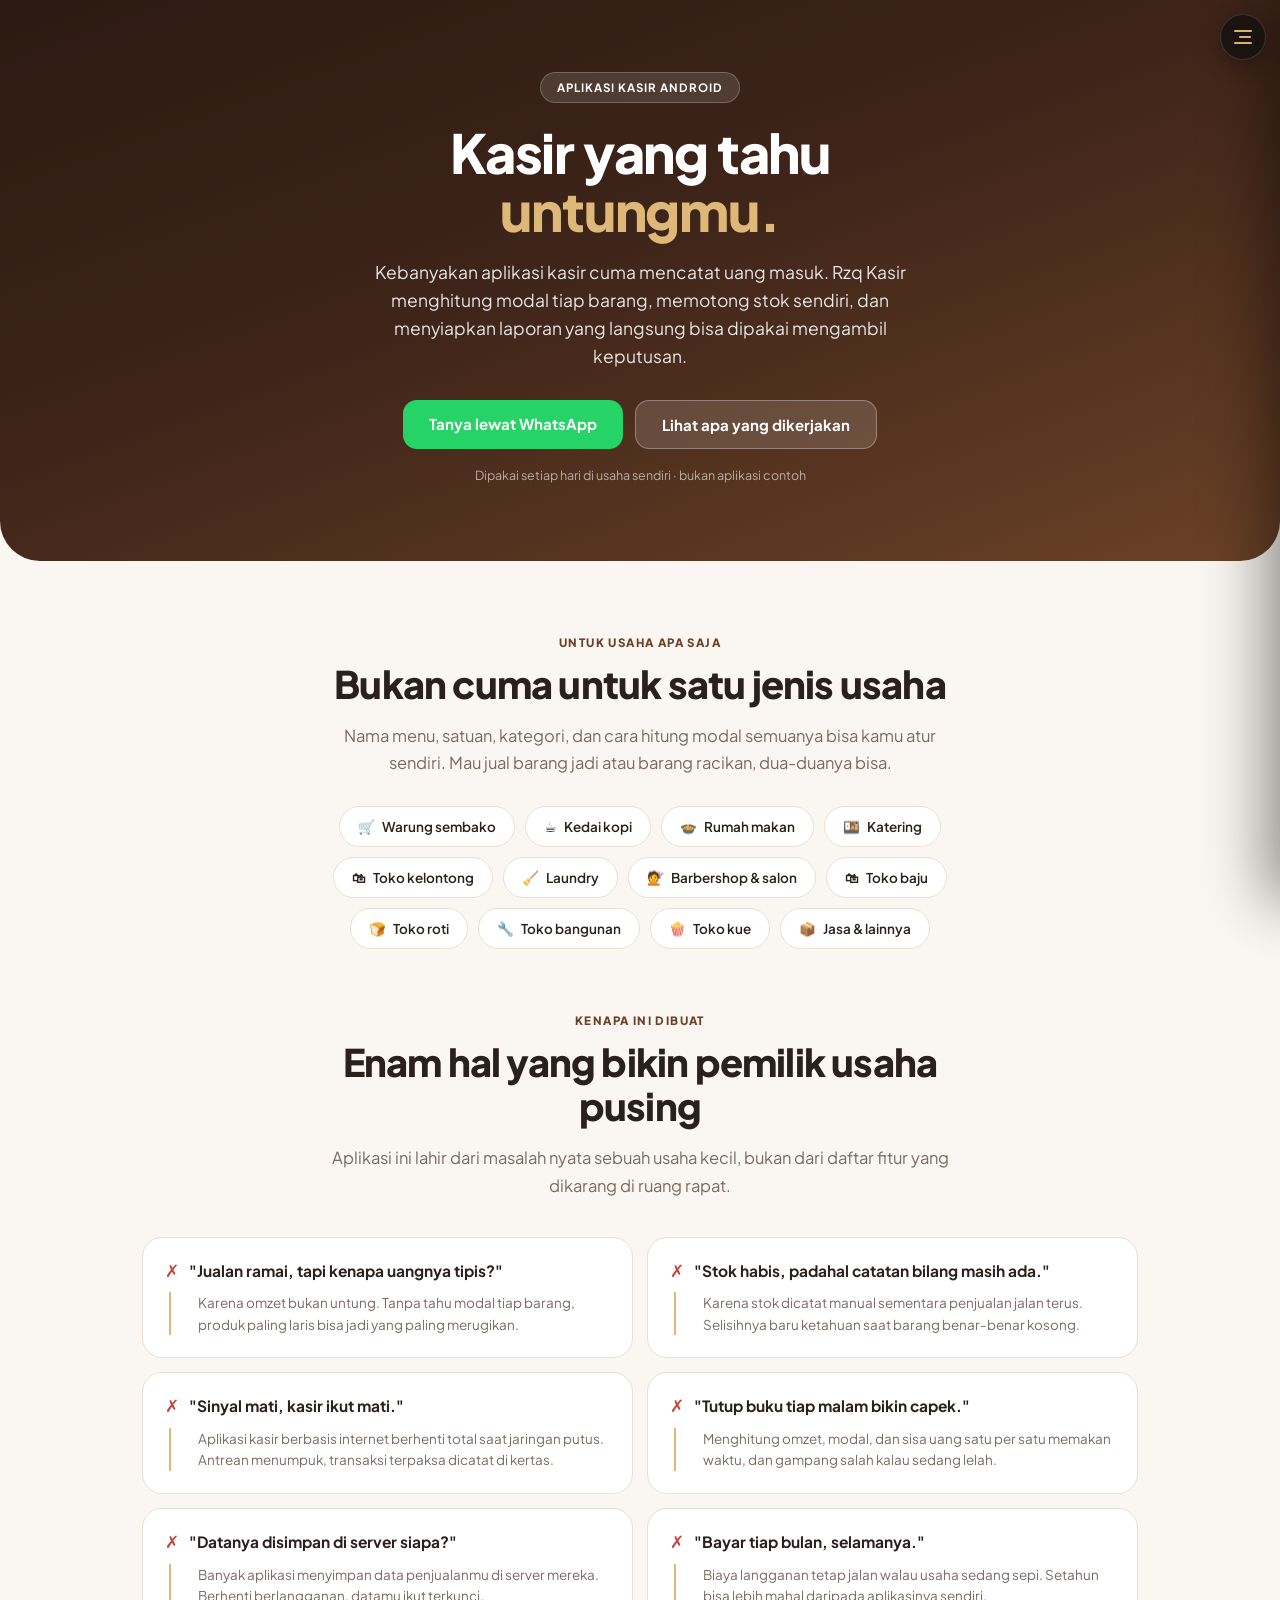
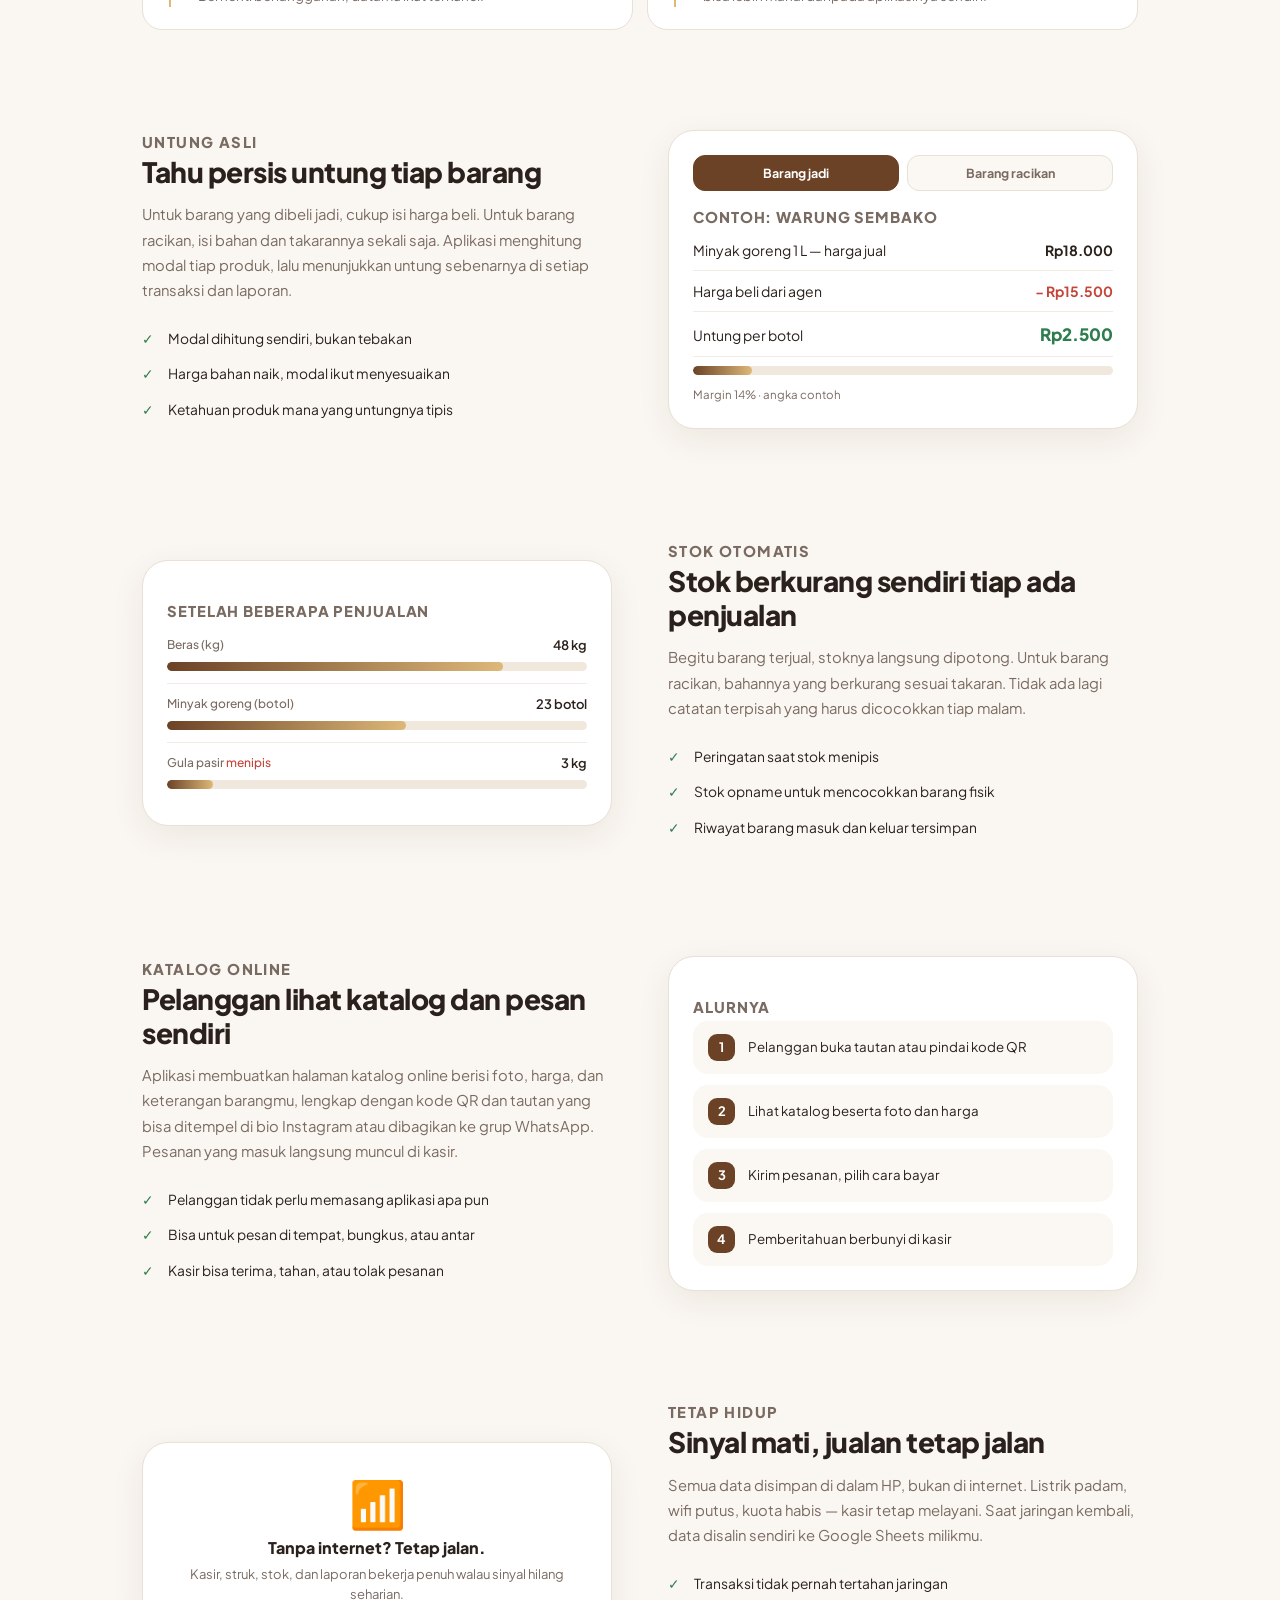
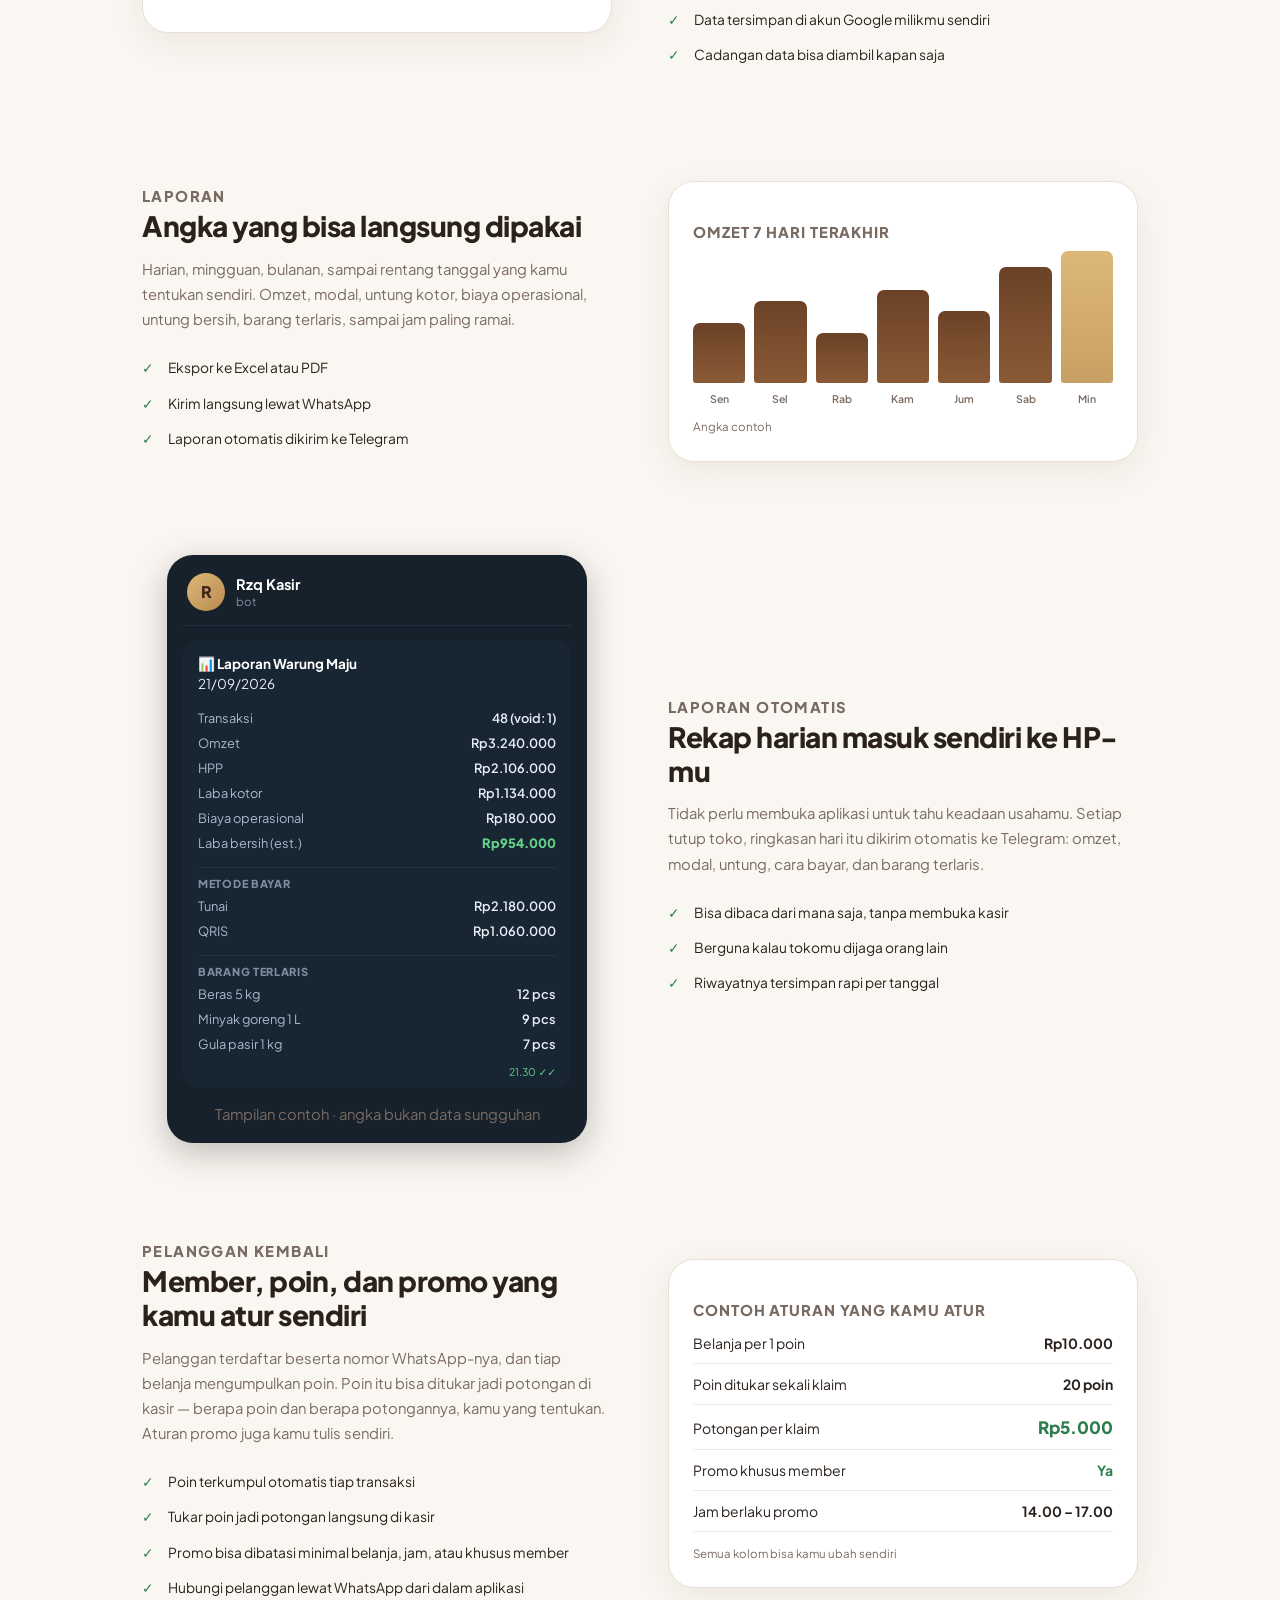
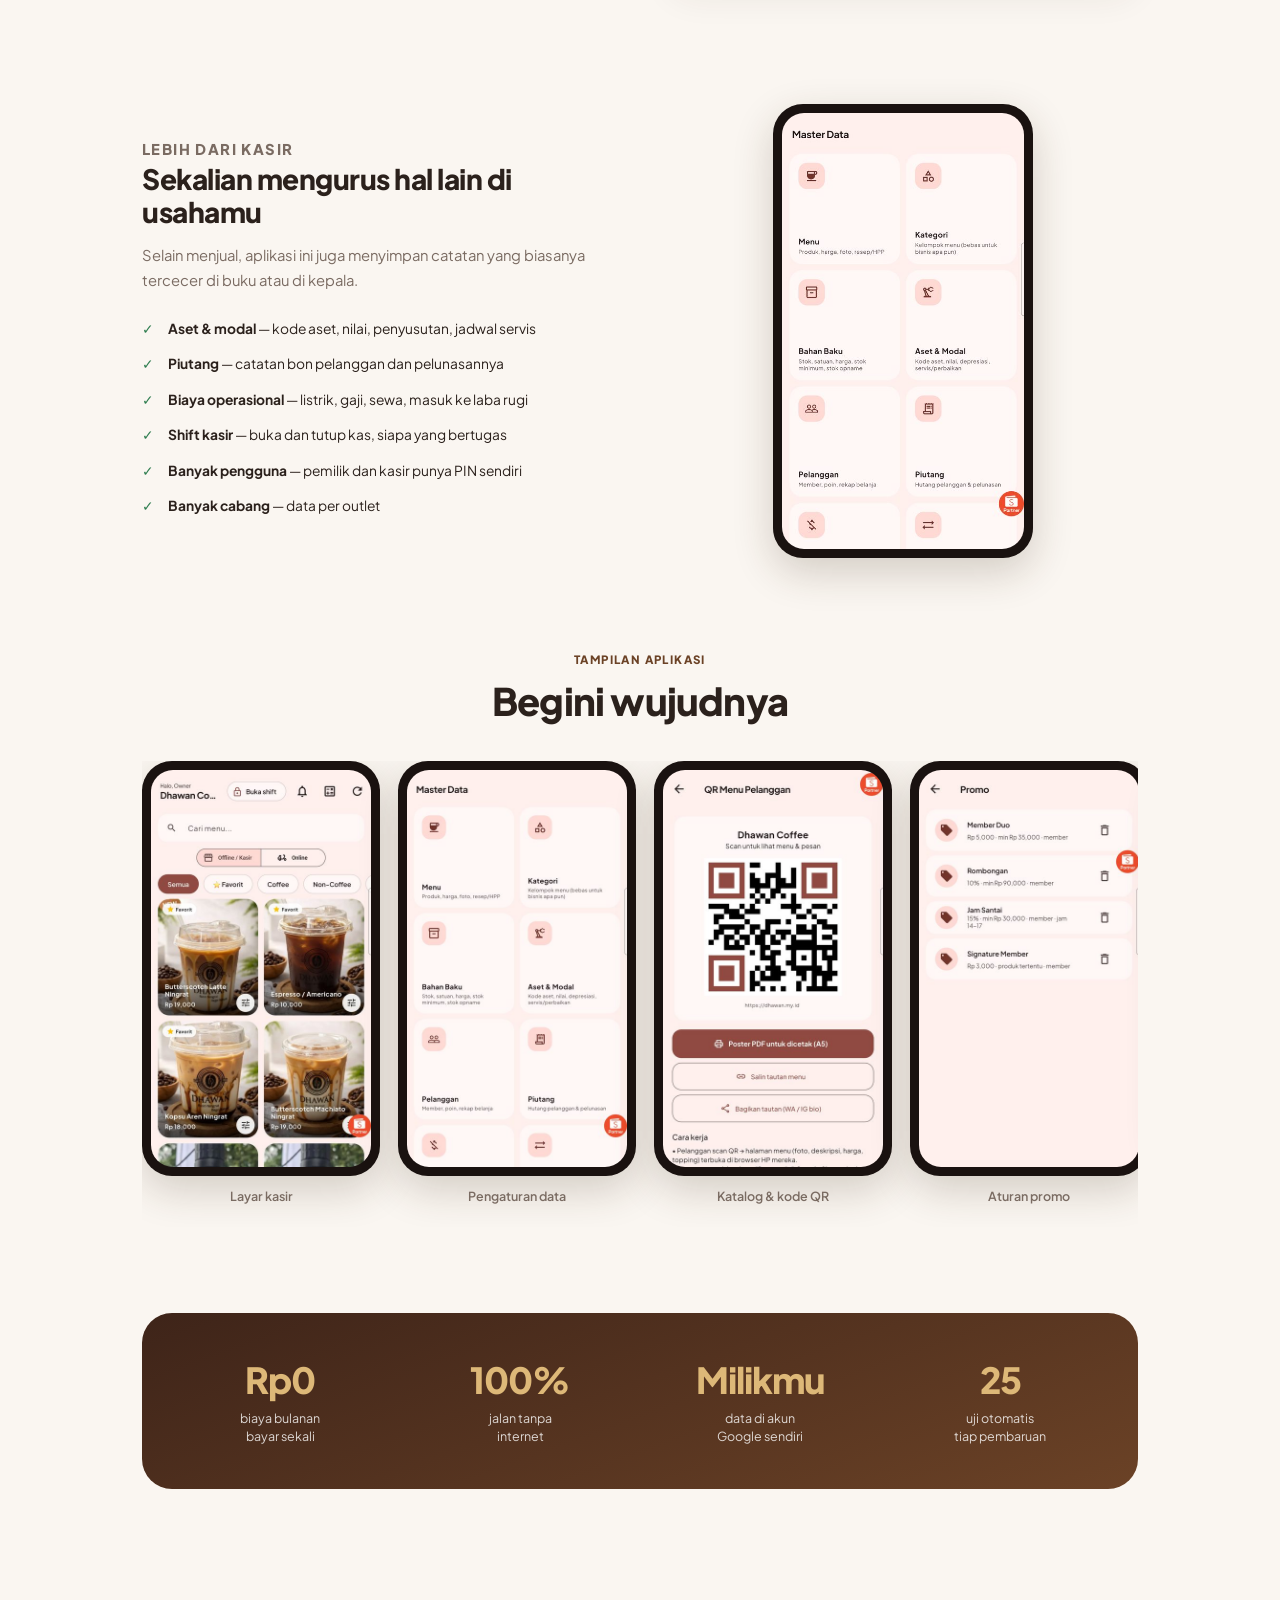
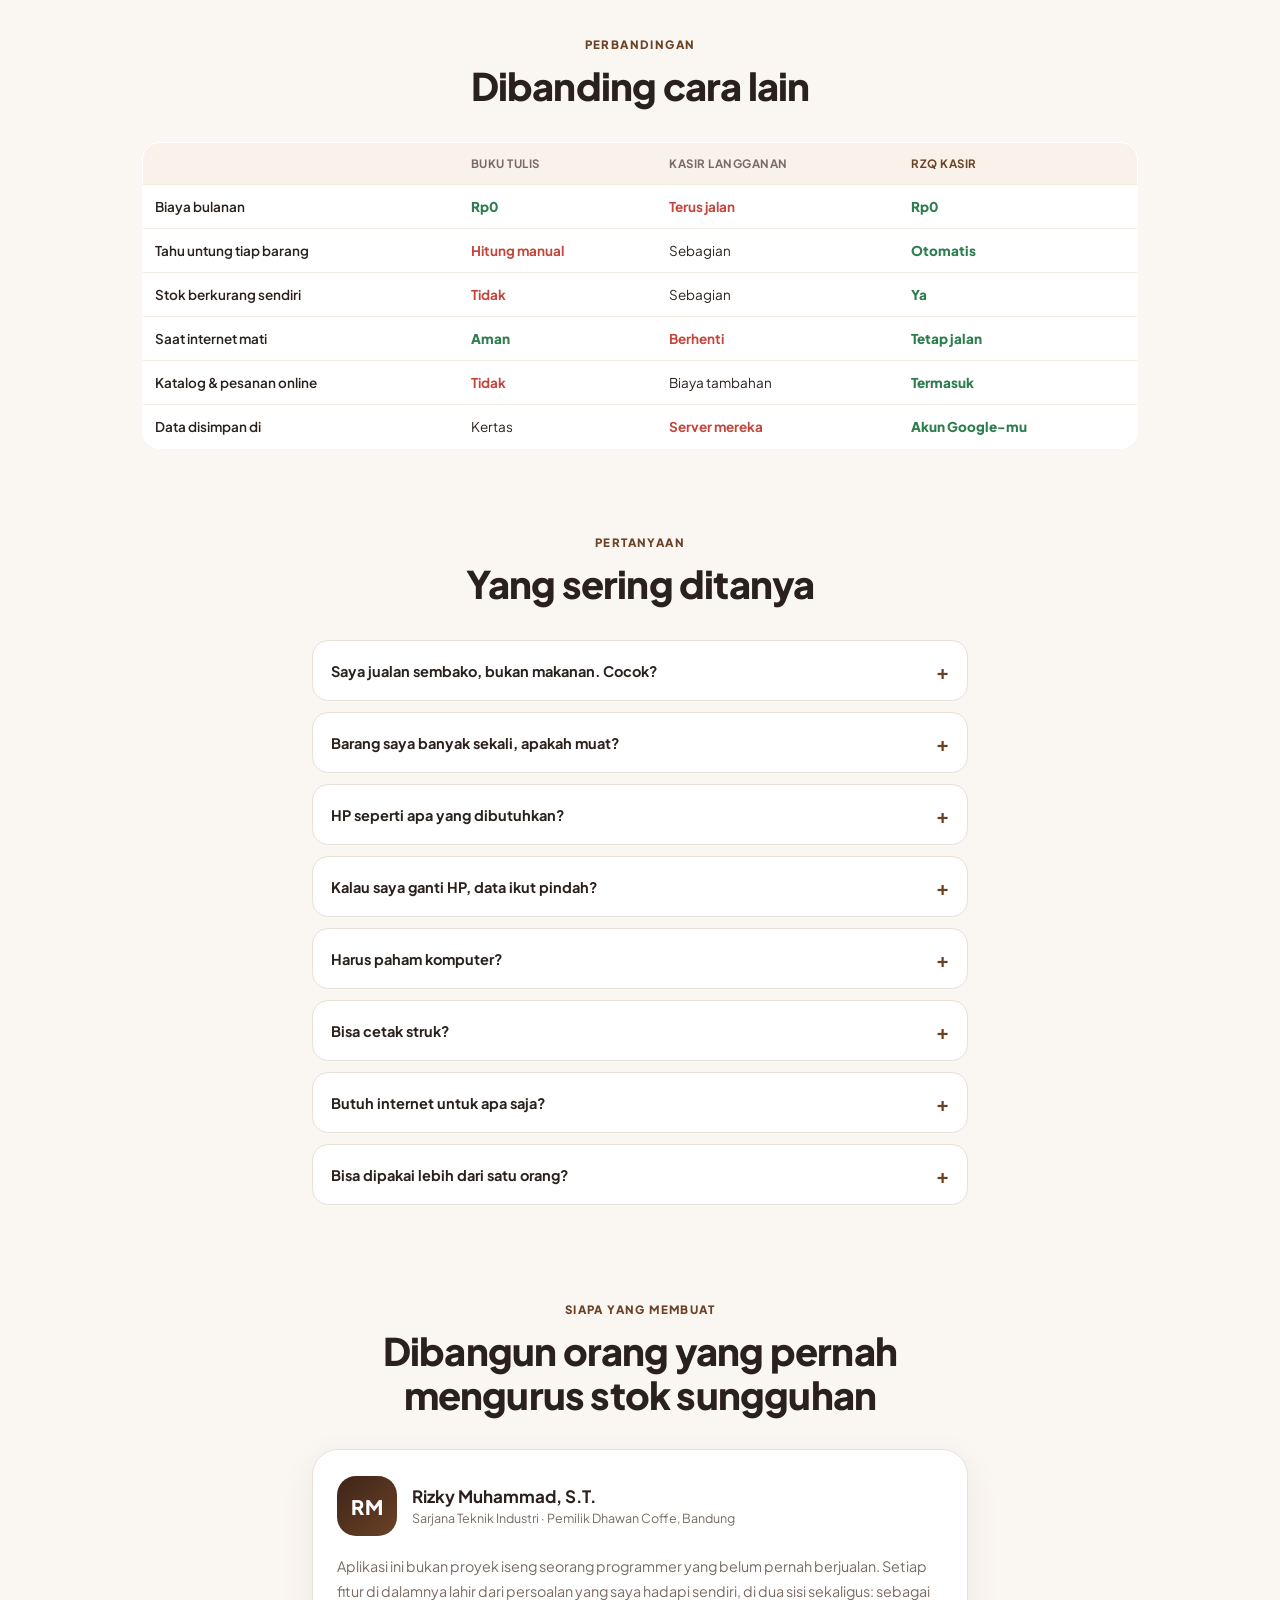
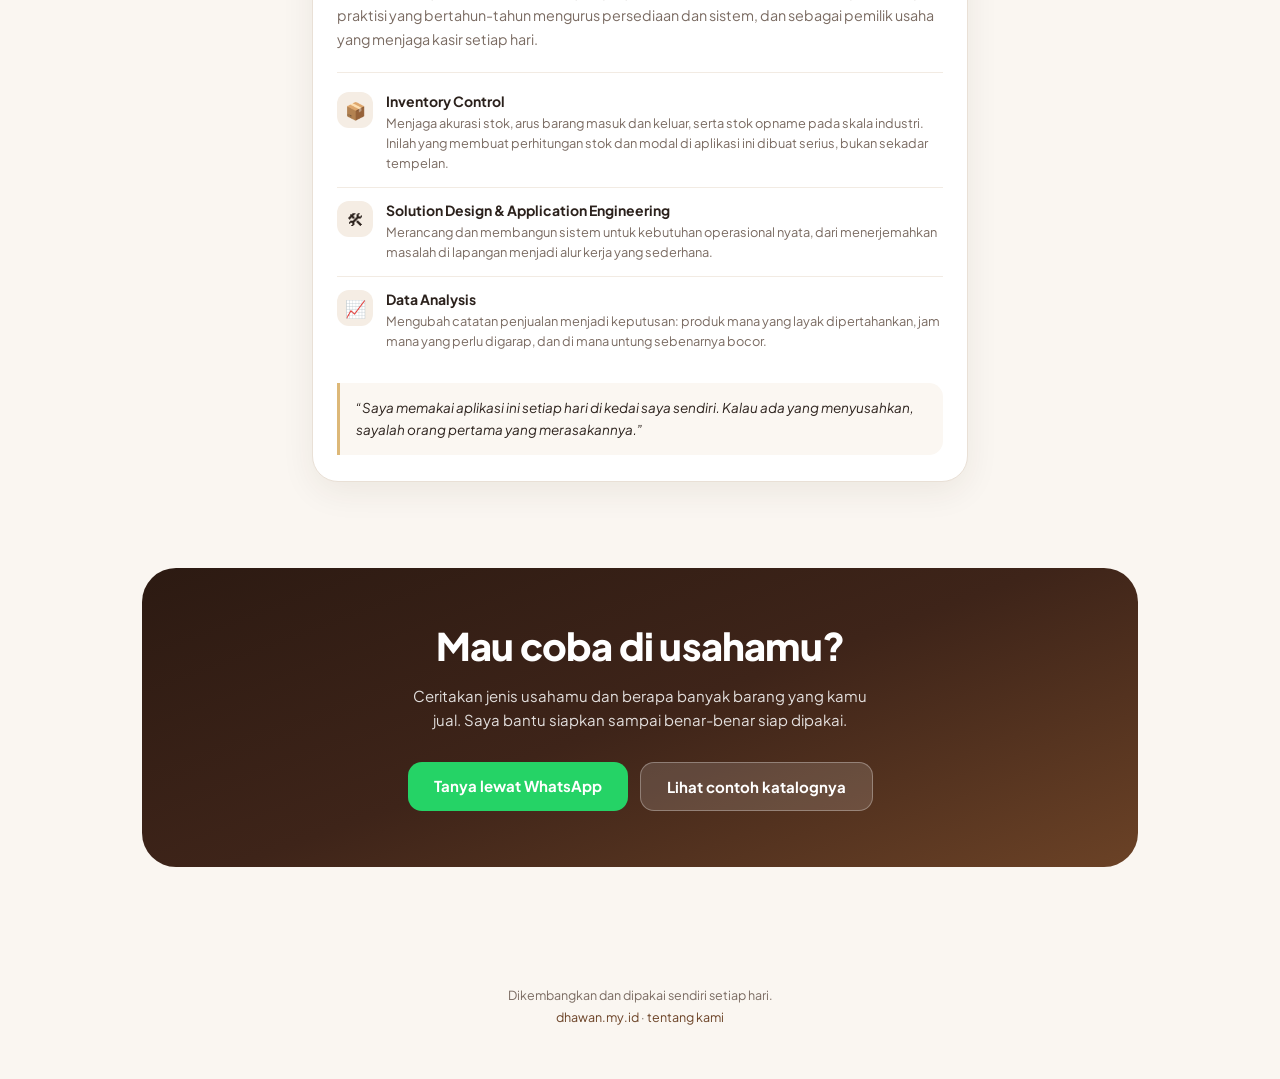
<file: kasir/index.html>
<!DOCTYPE html>
<html lang="id">
<head>
<meta charset="utf-8">
<meta name="viewport" content="width=device-width, initial-scale=1">
<title>Rzq Kasir - Kasir yang tahu untungmu</title>
<meta name="description" content="Aplikasi kasir Android untuk warung sembako, rumah makan, kedai kopi, dan toko apa pun. Tahu untung asli tiap barang, stok berkurang otomatis, laporan siap pakai. Jalan tanpa internet.">
<meta property="og:title" content="Rzq Kasir - Kasir yang tahu untungmu">
<meta property="og:description" content="Bukan cuma mencatat penjualan. Tahu untung asli tiap barang, stok otomatis, laporan siap pakai. Untuk usaha apa saja.">
<script src="/config.js"></script>
<link rel="icon" href="/icon.png">
<link rel="apple-touch-icon" href="/icon.png">
<link href="https://fonts.googleapis.com/css2?family=Plus+Jakarta+Sans:wght@400;500;600;700;800&display=swap" rel="stylesheet">
<style>
:root{
  --p:#6B4226; --p2:#3E2419; --cream:#FAF6F1; --ink:#2B211C;
  --muted:#7A6B62; --gold:#DDB878; --ok:#2E7D4F; --line:#E9E0D6;
}
*{box-sizing:border-box;-webkit-tap-highlight-color:transparent}
html{scroll-behavior:smooth}
body{margin:0;font-family:"Plus Jakarta Sans",system-ui,sans-serif;background:var(--cream);
 color:var(--ink);-webkit-font-smoothing:antialiased}
img{max-width:100%;display:block}
.wrap{max-width:1040px;margin:0 auto;padding:0 22px}
.narrow{max-width:700px;margin:0 auto}

.rv{opacity:0;transform:translateY(18px);transition:opacity .7s ease,transform .7s ease}
.rv.on{opacity:1;transform:none}
@media(prefers-reduced-motion:reduce){.rv{opacity:1;transform:none;transition:none}}
.rv.force{opacity:1 !important;transform:none !important;transition:none !important}

.hero{background:linear-gradient(160deg,#2C1A12,var(--p2) 45%,var(--p));color:#fff;
 padding:72px 0 78px;text-align:center;border-radius:0 0 40px 40px;position:relative;overflow:hidden}
.hero::after{content:"";position:absolute;inset:auto -20% -60% -20%;height:260px;
 background:radial-gradient(ellipse at center,rgba(221,184,120,.22),transparent 70%)}
.hero .wrap{position:relative;z-index:1}
.eyebrow{display:inline-block;background:rgba(255,255,255,.12);border:1px solid rgba(255,255,255,.22);
 border-radius:999px;padding:7px 16px;font-size:11.5px;font-weight:700;letter-spacing:1px}
h1{margin:20px 0 0;font-size:clamp(32px,7vw,54px);font-weight:800;letter-spacing:-1.2px;line-height:1.08}
h1 em{font-style:normal;color:var(--gold)}
.hero p{margin:18px auto 0;max-width:540px;font-size:clamp(15px,2.2vw,17.5px);line-height:1.6;opacity:.88}
.hbtns{margin-top:30px;display:flex;gap:12px;justify-content:center;flex-wrap:wrap}
.btn{display:inline-block;text-decoration:none;border-radius:14px;padding:14px 26px;
 font-weight:700;font-size:15px;transition:transform .15s ease}
.btn:active{transform:scale(.97)}
.b1{background:#25D366;color:#fff}
.b2{background:rgba(255,255,255,.14);color:#fff;border:1px solid rgba(255,255,255,.3)}
.hnote{margin-top:18px;font-size:12.5px;opacity:.6}

section{padding:74px 0}
.label{font-size:11.5px;font-weight:800;letter-spacing:1.4px;color:var(--p);
 text-transform:uppercase;margin:0 0 12px}
h2{font-size:clamp(25px,4.4vw,38px);font-weight:800;letter-spacing:-.8px;line-height:1.16;margin:0}
.lead{color:var(--muted);font-size:clamp(14.5px,2vw,16.5px);line-height:1.65;margin:16px 0 0}
.center{text-align:center}
.center .lead{margin-left:auto;margin-right:auto;max-width:620px}

/* jenis usaha */
.biz{display:flex;flex-wrap:wrap;gap:10px;justify-content:center;margin-top:30px}
.biz span{background:#fff;border:1px solid var(--line);border-radius:999px;
 padding:11px 18px;font-size:13.5px;font-weight:600}
.biz span i{font-style:normal;margin-right:7px}

.probs{display:grid;grid-template-columns:1fr;gap:14px;margin-top:38px}
@media(min-width:680px){.probs{grid-template-columns:1fr 1fr}}
.prob{background:#fff;border:1px solid var(--line);border-radius:20px;padding:22px}
.prob .q{font-size:15.5px;font-weight:700;line-height:1.45;margin:0 0 10px;
 display:flex;gap:10px;align-items:flex-start}
.prob .q i{font-style:normal;color:#C4453A;font-size:17px;line-height:1.2}
.prob .a{font-size:13.5px;color:var(--muted);line-height:1.6;margin:0;padding-left:27px;
 border-left:2px solid var(--gold);margin-left:4px}

.feat{display:grid;grid-template-columns:1fr;gap:34px;align-items:center}
@media(min-width:820px){.feat{grid-template-columns:1fr 1fr;gap:56px}.feat.rev .txt{order:2}}
.feat + .feat{margin-top:82px}
.feat h3{font-size:clamp(21px,3vw,28px);font-weight:800;letter-spacing:-.5px;margin:0;line-height:1.2}
.feat p{color:var(--muted);font-size:14.8px;line-height:1.7;margin:14px 0 0}
.mini{margin-top:18px;padding-left:0;list-style:none}
.mini li{font-size:13.8px;line-height:1.55;padding:7px 0 7px 26px;position:relative;color:var(--ink)}
.mini li::before{content:"\2713";position:absolute;left:0;color:var(--ok);font-weight:800}

.vis{background:#fff;border:1px solid var(--line);border-radius:26px;padding:24px;
 box-shadow:0 10px 34px rgba(60,40,20,.07)}
.vtitle{font-size:11px;font-weight:800;letter-spacing:.9px;color:var(--muted);
 text-transform:uppercase;margin:0 0 16px}
.bar{display:flex;justify-content:space-between;align-items:baseline;font-size:14px;
 padding:11px 0;border-bottom:1px solid #F2EBE3;gap:10px}
.bar:last-child{border-bottom:0}
.bar b{font-weight:700;white-space:nowrap}
.bar .neg{color:#C4453A}
.bar .pos{color:var(--ok);font-weight:800;font-size:17px}
.meter{height:9px;border-radius:5px;background:#F0E7DD;overflow:hidden;margin-top:9px}
.meter i{display:block;height:100%;border-radius:5px;background:linear-gradient(90deg,var(--p),var(--gold))}
.tabs{display:flex;gap:8px;margin-bottom:14px}
.tabs button{flex:1;border:1px solid var(--line);background:#FBF7F2;border-radius:12px;
 padding:9px;font:inherit;font-size:12.5px;font-weight:700;cursor:pointer;color:var(--muted)}
.tabs button.on{background:var(--p);color:#fff;border-color:var(--p)}
.stock{font-size:13px;padding:12px 0;border-bottom:1px solid #F2EBE3}
.stock:last-child{border-bottom:0}
.stock .r{display:flex;justify-content:space-between;font-weight:600}
.stock .r span{color:var(--muted);font-weight:500;font-size:12px}
.chart{display:flex;align-items:flex-end;gap:9px;height:132px;margin-top:6px}
.chart div{flex:1;border-radius:7px 7px 3px 3px;background:linear-gradient(180deg,var(--p),#8A5A36)}
.chart div:last-child{background:linear-gradient(180deg,var(--gold),#C9A063)}
.days{display:flex;gap:9px;margin-top:9px}
.days span{flex:1;text-align:center;font-size:10.5px;color:var(--muted);font-weight:600}
.phone{background:#1A1210;border-radius:30px;padding:9px;box-shadow:0 14px 40px rgba(60,40,20,.2)}
.phone img{border-radius:22px}
.flow{display:flex;flex-direction:column;gap:11px}
.step{display:flex;gap:13px;align-items:center;background:#FBF7F2;border-radius:15px;padding:13px 15px}
.step b{width:27px;height:27px;flex:0 0 27px;border-radius:9px;background:var(--p);color:#fff;
 font-size:13px;display:flex;align-items:center;justify-content:center}
.step span{font-size:13.3px;line-height:1.45}
.offline{text-align:center;padding:12px 0 4px}
.offline .big{font-size:46px;line-height:1}
.offline .t{font-weight:800;margin-top:12px;font-size:16px}
.offline .s{color:var(--muted);font-size:13px;margin-top:6px;line-height:1.55}

/* profil pemilik */
.prof{background:#fff;border:1px solid var(--line);border-radius:26px;padding:26px 24px;margin-top:32px;
 box-shadow:0 10px 34px rgba(60,40,20,.07)}
.phead{display:flex;gap:15px;align-items:center}
.pav{width:60px;height:60px;flex:0 0 60px;border-radius:19px;
 background:linear-gradient(135deg,var(--p2),var(--p));color:#fff;font-size:20px;font-weight:800;
 display:flex;align-items:center;justify-content:center;letter-spacing:.5px}
.phead b{font-size:17px}
.prole{font-size:12.5px;color:var(--muted);margin-top:3px;line-height:1.4}
.pbody{font-size:14.3px;line-height:1.7;color:var(--muted);margin:18px 0 0}
.pexp{margin-top:20px;border-top:1px solid #F2EBE3;padding-top:6px}
.pitem{display:flex;gap:13px;padding:13px 0;border-bottom:1px solid #F2EBE3}
.pitem:last-child{border-bottom:0}
.pic{width:36px;height:36px;flex:0 0 36px;border-radius:12px;background:#F5EDE4;font-size:17px;
 display:flex;align-items:center;justify-content:center}
.pitem b{display:block;font-size:14px;margin-bottom:3px}
/* Hanya teks keterangan di dalam div, JANGAN kena .pic —
   kalau kena, kotak ikonnya kehilangan display:flex dan isinya lari ke pojok. */
.pitem div span{display:block;font-size:12.8px;color:var(--muted);line-height:1.6}
.pquote{margin:18px 0 0;padding:14px 16px;background:#FBF7F2;border-left:3px solid var(--gold);
 border-radius:0 14px 14px 0;font-size:13.5px;line-height:1.65;font-style:italic;color:var(--ink)}

/* tiruan pesan Telegram */
.tg{background:#17212B;border-radius:26px;padding:16px;box-shadow:0 10px 34px rgba(20,14,10,.25);
 max-width:420px;margin:0 auto;width:100%}
.tgh{display:flex;align-items:center;gap:11px;padding:2px 4px 14px;border-bottom:1px solid #223041}
.tgav{width:38px;height:38px;flex:0 0 38px;border-radius:50%;background:linear-gradient(135deg,var(--gold),#B98B4E);
 color:#3E2419;font-weight:800;display:flex;align-items:center;justify-content:center;font-size:16px}
.tgh b{display:block;color:#fff;font-size:14.5px}
/* Sama seperti di atas: jangan kena .tgav, supaya huruf di dalamnya tetap di tengah. */
.tgh div span{display:block;color:#7D8E9E;font-size:11.5px;margin-top:1px}
.tgb{background:#182533;border-radius:16px;padding:14px 15px 10px;margin-top:14px}
.tgt{color:#E7EEF5;font-size:13.5px;line-height:1.5;margin-bottom:11px}
.tgt b{color:#fff}
.tgl{display:flex;justify-content:space-between;gap:12px;font-size:12.8px;padding:4.5px 0;color:#A8BACB}
.tgl b{color:#E7EEF5;font-weight:600;white-space:nowrap}
.tgl.hi b{color:#63D48A;font-weight:800}
.tgs{color:#7D8E9E;font-size:11px;font-weight:800;letter-spacing:.7px;text-transform:uppercase;
 margin:12px 0 3px;padding-top:9px;border-top:1px solid #223041}
.tgtime{text-align:right;color:#63D48A;font-size:10.5px;margin-top:9px}
.tgnote{text-align:center;color:#7D8E9E;font-size:11px;margin:12px 0 2px}

.nums{background:linear-gradient(160deg,var(--p2),var(--p));color:#fff;border-radius:30px;
 padding:44px 26px;display:grid;grid-template-columns:1fr 1fr;gap:30px 16px;text-align:center}
@media(min-width:760px){.nums{grid-template-columns:repeat(4,1fr)}}
.nums b{display:block;font-size:clamp(26px,5vw,36px);font-weight:800;letter-spacing:-1px;color:var(--gold)}
.nums span{display:block;font-size:12.5px;opacity:.8;margin-top:7px;line-height:1.45}

.cmp{width:100%;border-collapse:collapse;margin-top:34px;font-size:13.5px;
 background:#fff;border-radius:18px;overflow:hidden;border:1px solid var(--line)}
.cmp th,.cmp td{padding:13px 12px;text-align:left;border-bottom:1px solid #F2EBE3}
.cmp th{background:#F8F2EB;font-size:11.5px;letter-spacing:.5px;text-transform:uppercase;color:var(--muted)}
.cmp th:last-child{color:var(--p)}
.cmp td:first-child{font-weight:600}
.cmp tr:last-child td{border-bottom:0}
.yes{color:var(--ok);font-weight:800}
.no{color:#C4453A;font-weight:700}

details{background:#fff;border:1px solid var(--line);border-radius:16px;padding:0 18px;margin-bottom:11px}
summary{cursor:pointer;list-style:none;padding:17px 0;font-weight:700;font-size:14.5px;
 display:flex;justify-content:space-between;gap:14px;align-items:center}
summary::-webkit-details-marker{display:none}
summary::after{content:"+";color:var(--p);font-size:20px;font-weight:700;flex:0 0 auto}
details[open] summary::after{content:"\2212"}
details p{margin:0 0 17px;color:var(--muted);font-size:13.8px;line-height:1.65}

.cta{background:linear-gradient(160deg,#2C1A12,var(--p2) 50%,var(--p));color:#fff;
 border-radius:34px;padding:56px 26px;text-align:center}
.cta h2{color:#fff}
.cta p{opacity:.85;font-size:15px;line-height:1.6;margin:16px auto 0;max-width:470px}
.foot{text-align:center;color:var(--muted);font-size:12.5px;padding:44px 20px 50px;line-height:1.75}
.foot b{color:var(--p)}
.foot a{color:var(--p);text-decoration:none}
.shots{display:flex;gap:18px;overflow-x:auto;padding-bottom:10px;scrollbar-width:none}
.shots::-webkit-scrollbar{display:none}
.shots .it{flex:0 0 auto;width:238px}
.shots .it p{text-align:center;font-size:12.5px;color:var(--muted);font-weight:600;margin-top:12px}
</style>
<noscript><style>.rv{opacity:1;transform:none}</style></noscript>
</head>
<body>

<div class="hero">
  <div class="wrap">
    <span class="eyebrow">APLIKASI KASIR ANDROID</span>
    <h1>Kasir yang tahu<br><em>untungmu.</em></h1>
    <p>Kebanyakan aplikasi kasir cuma mencatat uang masuk.
       Rzq Kasir menghitung modal tiap barang, memotong stok sendiri,
       dan menyiapkan laporan yang langsung bisa dipakai mengambil keputusan.</p>
    <div class="hbtns">
      <a class="btn b1" id="wa1" href="#">Tanya lewat WhatsApp</a>
      <a class="btn b2" href="#masalah">Lihat apa yang dikerjakan</a>
    </div>
    <div class="hnote">Dipakai setiap hari di usaha sendiri &middot; bukan aplikasi contoh</div>
  </div>
</div>

<section style="padding-bottom:20px">
  <div class="wrap">
    <div class="narrow center rv">
      <p class="label">Untuk usaha apa saja</p>
      <h2>Bukan cuma untuk satu jenis usaha</h2>
      <p class="lead">Nama menu, satuan, kategori, dan cara hitung modal semuanya bisa kamu atur sendiri.
         Mau jual barang jadi atau barang racikan, dua-duanya bisa.</p>
      <div class="biz">
        <span><i>&#128722;</i>Warung sembako</span>
        <span><i>&#9749;</i>Kedai kopi</span>
        <span><i>&#127858;</i>Rumah makan</span>
        <span><i>&#127857;</i>Katering</span>
        <span><i>&#128717;</i>Toko kelontong</span>
        <span><i>&#129529;</i>Laundry</span>
        <span><i>&#128135;</i>Barbershop &amp; salon</span>
        <span><i>&#128717;</i>Toko baju</span>
        <span><i>&#127838;</i>Toko roti</span>
        <span><i>&#128295;</i>Toko bangunan</span>
        <span><i>&#127871;</i>Toko kue</span>
        <span><i>&#128230;</i>Jasa &amp; lainnya</span>
      </div>
    </div>
  </div>
</section>

<section id="masalah" style="padding-top:44px">
  <div class="wrap">
    <div class="narrow center rv">
      <p class="label">Kenapa ini dibuat</p>
      <h2>Enam hal yang bikin pemilik usaha pusing</h2>
      <p class="lead">Aplikasi ini lahir dari masalah nyata sebuah usaha kecil,
         bukan dari daftar fitur yang dikarang di ruang rapat.</p>
    </div>
    <div class="probs rv">
      <div class="prob">
        <p class="q"><i>&#10007;</i>"Jualan ramai, tapi kenapa uangnya tipis?"</p>
        <p class="a">Karena omzet bukan untung. Tanpa tahu modal tiap barang,
           produk paling laris bisa jadi yang paling merugikan.</p>
      </div>
      <div class="prob">
        <p class="q"><i>&#10007;</i>"Stok habis, padahal catatan bilang masih ada."</p>
        <p class="a">Karena stok dicatat manual sementara penjualan jalan terus.
           Selisihnya baru ketahuan saat barang benar-benar kosong.</p>
      </div>
      <div class="prob">
        <p class="q"><i>&#10007;</i>"Sinyal mati, kasir ikut mati."</p>
        <p class="a">Aplikasi kasir berbasis internet berhenti total saat jaringan putus.
           Antrean menumpuk, transaksi terpaksa dicatat di kertas.</p>
      </div>
      <div class="prob">
        <p class="q"><i>&#10007;</i>"Tutup buku tiap malam bikin capek."</p>
        <p class="a">Menghitung omzet, modal, dan sisa uang satu per satu
           memakan waktu, dan gampang salah kalau sedang lelah.</p>
      </div>
      <div class="prob">
        <p class="q"><i>&#10007;</i>"Datanya disimpan di server siapa?"</p>
        <p class="a">Banyak aplikasi menyimpan data penjualanmu di server mereka.
           Berhenti berlangganan, datamu ikut terkunci.</p>
      </div>
      <div class="prob">
        <p class="q"><i>&#10007;</i>"Bayar tiap bulan, selamanya."</p>
        <p class="a">Biaya langganan tetap jalan walau usaha sedang sepi.
           Setahun bisa lebih mahal daripada aplikasinya sendiri.</p>
      </div>
    </div>
  </div>
</section>

<section style="padding-top:12px">
  <div class="wrap">

    <div class="feat rv">
      <div class="txt">
        <p class="label">Untung asli</p>
        <h3>Tahu persis untung tiap barang</h3>
        <p>Untuk barang yang dibeli jadi, cukup isi harga beli.
           Untuk barang racikan, isi bahan dan takarannya sekali saja.
           Aplikasi menghitung modal tiap produk, lalu menunjukkan untung sebenarnya
           di setiap transaksi dan laporan.</p>
        <ul class="mini">
          <li>Modal dihitung sendiri, bukan tebakan</li>
          <li>Harga bahan naik, modal ikut menyesuaikan</li>
          <li>Ketahuan produk mana yang untungnya tipis</li>
        </ul>
      </div>
      <div class="vis">
        <div class="tabs">
          <button class="on" id="tb1" onclick="tab(1)">Barang jadi</button>
          <button id="tb2" onclick="tab(2)">Barang racikan</button>
        </div>
        <div id="pane1">
          <p class="vtitle">Contoh: warung sembako</p>
          <div class="bar"><span>Minyak goreng 1 L &mdash; harga jual</span><b>Rp18.000</b></div>
          <div class="bar"><span>Harga beli dari agen</span><b class="neg">&minus; Rp15.500</b></div>
          <div class="bar"><span>Untung per botol</span><b class="pos">Rp2.500</b></div>
          <div class="meter"><i style="width:14%"></i></div>
          <p style="font-size:11.5px;color:var(--muted);margin:10px 0 0">Margin 14% &middot; angka contoh</p>
        </div>
        <div id="pane2" style="display:none">
          <p class="vtitle">Contoh: rumah makan / kedai</p>
          <div class="bar"><span>Nasi goreng &mdash; harga jual</span><b>Rp18.000</b></div>
          <div class="bar"><span>Beras, telur, bumbu, gas</span><b class="neg">&minus; Rp7.000</b></div>
          <div class="bar"><span>Untung per porsi</span><b class="pos">Rp11.000</b></div>
          <div class="meter"><i style="width:61%"></i></div>
          <p style="font-size:11.5px;color:var(--muted);margin:10px 0 0">Margin 61% &middot; angka contoh</p>
        </div>
      </div>
    </div>

    <div class="feat rev rv">
      <div class="txt">
        <p class="label">Stok otomatis</p>
        <h3>Stok berkurang sendiri tiap ada penjualan</h3>
        <p>Begitu barang terjual, stoknya langsung dipotong.
           Untuk barang racikan, bahannya yang berkurang sesuai takaran.
           Tidak ada lagi catatan terpisah yang harus dicocokkan tiap malam.</p>
        <ul class="mini">
          <li>Peringatan saat stok menipis</li>
          <li>Stok opname untuk mencocokkan barang fisik</li>
          <li>Riwayat barang masuk dan keluar tersimpan</li>
        </ul>
      </div>
      <div class="vis">
        <p class="vtitle">Setelah beberapa penjualan</p>
        <div class="stock">
          <div class="r"><span>Beras (kg)</span>48 kg</div>
          <div class="meter"><i style="width:80%"></i></div>
        </div>
        <div class="stock">
          <div class="r"><span>Minyak goreng (botol)</span>23 botol</div>
          <div class="meter"><i style="width:57%"></i></div>
        </div>
        <div class="stock">
          <div class="r"><span>Gula pasir <span style="color:#C4453A">menipis</span></span>3 kg</div>
          <div class="meter"><i style="width:11%"></i></div>
        </div>
      </div>
    </div>

    <div class="feat rv">
      <div class="txt">
        <p class="label">Katalog online</p>
        <h3>Pelanggan lihat katalog dan pesan sendiri</h3>
        <p>Aplikasi membuatkan halaman katalog online berisi foto, harga, dan keterangan barangmu,
           lengkap dengan kode QR dan tautan yang bisa ditempel di bio Instagram atau dibagikan ke grup WhatsApp.
           Pesanan yang masuk langsung muncul di kasir.</p>
        <ul class="mini">
          <li>Pelanggan tidak perlu memasang aplikasi apa pun</li>
          <li>Bisa untuk pesan di tempat, bungkus, atau antar</li>
          <li>Kasir bisa terima, tahan, atau tolak pesanan</li>
        </ul>
      </div>
      <div class="vis">
        <p class="vtitle">Alurnya</p>
        <div class="flow">
          <div class="step"><b>1</b><span>Pelanggan buka tautan atau pindai kode QR</span></div>
          <div class="step"><b>2</b><span>Lihat katalog beserta foto dan harga</span></div>
          <div class="step"><b>3</b><span>Kirim pesanan, pilih cara bayar</span></div>
          <div class="step"><b>4</b><span>Pemberitahuan berbunyi di kasir</span></div>
        </div>
      </div>
    </div>

    <div class="feat rev rv">
      <div class="txt">
        <p class="label">Tetap hidup</p>
        <h3>Sinyal mati, jualan tetap jalan</h3>
        <p>Semua data disimpan di dalam HP, bukan di internet.
           Listrik padam, wifi putus, kuota habis &mdash; kasir tetap melayani.
           Saat jaringan kembali, data disalin sendiri ke Google Sheets milikmu.</p>
        <ul class="mini">
          <li>Transaksi tidak pernah tertahan jaringan</li>
          <li>Data tersimpan di akun Google milikmu sendiri</li>
          <li>Cadangan data bisa diambil kapan saja</li>
        </ul>
      </div>
      <div class="vis">
        <div class="offline">
          <div class="big">&#128246;</div>
          <div class="t">Tanpa internet? Tetap jalan.</div>
          <div class="s">Kasir, struk, stok, dan laporan bekerja penuh
             walau sinyal hilang seharian.</div>
        </div>
      </div>
    </div>

    <div class="feat rv">
      <div class="txt">
        <p class="label">Laporan</p>
        <h3>Angka yang bisa langsung dipakai</h3>
        <p>Harian, mingguan, bulanan, sampai rentang tanggal yang kamu tentukan sendiri.
           Omzet, modal, untung kotor, biaya operasional, untung bersih,
           barang terlaris, sampai jam paling ramai.</p>
        <ul class="mini">
          <li>Ekspor ke Excel atau PDF</li>
          <li>Kirim langsung lewat WhatsApp</li>
          <li>Laporan otomatis dikirim ke Telegram</li>
        </ul>
      </div>
      <div class="vis">
        <p class="vtitle">Omzet 7 hari terakhir</p>
        <div class="chart">
          <div style="height:46%"></div><div style="height:62%"></div><div style="height:38%"></div>
          <div style="height:71%"></div><div style="height:55%"></div><div style="height:88%"></div>
          <div style="height:100%"></div>
        </div>
        <div class="days"><span>Sen</span><span>Sel</span><span>Rab</span><span>Kam</span>
          <span>Jum</span><span>Sab</span><span>Min</span></div>
        <p style="font-size:11.5px;color:var(--muted);margin:12px 0 0">Angka contoh</p>
      </div>
    </div>

    <div class="feat rev rv">
      <div class="txt">
        <p class="label">Laporan otomatis</p>
        <h3>Rekap harian masuk sendiri ke HP-mu</h3>
        <p>Tidak perlu membuka aplikasi untuk tahu keadaan usahamu.
           Setiap tutup toko, ringkasan hari itu dikirim otomatis ke Telegram:
           omzet, modal, untung, cara bayar, dan barang terlaris.</p>
        <ul class="mini">
          <li>Bisa dibaca dari mana saja, tanpa membuka kasir</li>
          <li>Berguna kalau tokomu dijaga orang lain</li>
          <li>Riwayatnya tersimpan rapi per tanggal</li>
        </ul>
      </div>
      <div class="tg">
        <div class="tgh"><span class="tgav">R</span><div><b>Rzq Kasir</b><span>bot</span></div></div>
        <div class="tgb">
          <div class="tgt"><b>&#128202; Laporan Warung Maju</b><br>21/09/2026</div>
          <div class="tgl"><span>Transaksi</span><b>48 (void: 1)</b></div>
          <div class="tgl"><span>Omzet</span><b>Rp3.240.000</b></div>
          <div class="tgl"><span>HPP</span><b>Rp2.106.000</b></div>
          <div class="tgl"><span>Laba kotor</span><b>Rp1.134.000</b></div>
          <div class="tgl"><span>Biaya operasional</span><b>Rp180.000</b></div>
          <div class="tgl hi"><span>Laba bersih (est.)</span><b>Rp954.000</b></div>
          <div class="tgs">Metode bayar</div>
          <div class="tgl"><span>Tunai</span><b>Rp2.180.000</b></div>
          <div class="tgl"><span>QRIS</span><b>Rp1.060.000</b></div>
          <div class="tgs">Barang terlaris</div>
          <div class="tgl"><span>Beras 5 kg</span><b>12 pcs</b></div>
          <div class="tgl"><span>Minyak goreng 1 L</span><b>9 pcs</b></div>
          <div class="tgl"><span>Gula pasir 1 kg</span><b>7 pcs</b></div>
          <div class="tgtime">21.30 &#10003;&#10003;</div>
        </div>
        <p class="tgnote">Tampilan contoh &middot; angka bukan data sungguhan</p>
      </div>
    </div>

    <div class="feat rv">
      <div class="txt">
        <p class="label">Pelanggan kembali</p>
        <h3>Member, poin, dan promo yang kamu atur sendiri</h3>
        <p>Pelanggan terdaftar beserta nomor WhatsApp-nya, dan tiap belanja mengumpulkan poin.
           Poin itu bisa ditukar jadi potongan di kasir &mdash; berapa poin dan berapa potongannya,
           kamu yang tentukan. Aturan promo juga kamu tulis sendiri.</p>
        <ul class="mini">
          <li>Poin terkumpul otomatis tiap transaksi</li>
          <li>Tukar poin jadi potongan langsung di kasir</li>
          <li>Promo bisa dibatasi minimal belanja, jam, atau khusus member</li>
          <li>Hubungi pelanggan lewat WhatsApp dari dalam aplikasi</li>
        </ul>
      </div>
      <div class="vis">
        <p class="vtitle">Contoh aturan yang kamu atur</p>
        <div class="bar"><span>Belanja per 1 poin</span><b>Rp10.000</b></div>
        <div class="bar"><span>Poin ditukar sekali klaim</span><b>20 poin</b></div>
        <div class="bar"><span>Potongan per klaim</span><b class="pos">Rp5.000</b></div>
        <div class="bar"><span>Promo khusus member</span><b class="yes">Ya</b></div>
        <div class="bar"><span>Jam berlaku promo</span><b>14.00 &ndash; 17.00</b></div>
        <p style="font-size:11.5px;color:var(--muted);margin:12px 0 0">Semua kolom bisa kamu ubah sendiri</p>
      </div>
    </div>

    <div class="feat rv">
      <div class="txt">
        <p class="label">Lebih dari kasir</p>
        <h3>Sekalian mengurus hal lain di usahamu</h3>
        <p>Selain menjual, aplikasi ini juga menyimpan catatan yang biasanya
           tercecer di buku atau di kepala.</p>
        <ul class="mini">
          <li><b>Aset &amp; modal</b> &mdash; kode aset, nilai, penyusutan, jadwal servis</li>
          <li><b>Piutang</b> &mdash; catatan bon pelanggan dan pelunasannya</li>
          <li><b>Biaya operasional</b> &mdash; listrik, gaji, sewa, masuk ke laba rugi</li>
          <li><b>Shift kasir</b> &mdash; buka dan tutup kas, siapa yang bertugas</li>
          <li><b>Banyak pengguna</b> &mdash; pemilik dan kasir punya PIN sendiri</li>
          <li><b>Banyak cabang</b> &mdash; data per outlet</li>
        </ul>
      </div>
      <div>
        <div class="phone" style="max-width:260px;margin:0 auto">
          <img src="app-master.jpg" alt="Daftar menu pengaturan data di aplikasi" loading="lazy">
        </div>
      </div>
    </div>

  </div>
</section>

<section style="padding-top:20px">
  <div class="wrap">
    <div class="narrow center rv" style="margin-bottom:38px">
      <p class="label">Tampilan aplikasi</p>
      <h2>Begini wujudnya</h2>
    </div>
    <div class="rv">
      <div class="shots">
        <div class="it"><div class="phone"><img src="app-kasir.jpg" alt="Layar kasir" loading="lazy"></div>
          <p>Layar kasir</p></div>
        <div class="it"><div class="phone"><img src="app-master.jpg" alt="Pengaturan data" loading="lazy"></div>
          <p>Pengaturan data</p></div>
        <div class="it"><div class="phone"><img src="app-qr.jpg" alt="Kode QR katalog" loading="lazy"></div>
          <p>Katalog &amp; kode QR</p></div>
        <div class="it"><div class="phone"><img src="app-promo.jpg" alt="Aturan promo" loading="lazy"></div>
          <p>Aturan promo</p></div>
        <div class="it"><div class="phone"><img src="app-web.jpg" alt="Halaman katalog pelanggan" loading="lazy"></div>
          <p>Yang dilihat pelanggan</p></div>
      </div>
    </div>
  </div>
</section>

<section style="padding-top:12px">
  <div class="wrap">
    <div class="nums rv">
      <div><b>Rp0</b><span>biaya bulanan<br>bayar sekali</span></div>
      <div><b>100%</b><span>jalan tanpa<br>internet</span></div>
      <div><b>Milikmu</b><span>data di akun<br>Google sendiri</span></div>
      <div><b>25</b><span>uji otomatis<br>tiap pembaruan</span></div>
    </div>
  </div>
</section>

<section>
  <div class="wrap">
    <div class="narrow center rv">
      <p class="label">Perbandingan</p>
      <h2>Dibanding cara lain</h2>
    </div>
    <div class="rv" style="overflow-x:auto">
      <table class="cmp">
        <tr><th>&nbsp;</th><th>Buku tulis</th><th>Kasir langganan</th><th>Rzq Kasir</th></tr>
        <tr><td>Biaya bulanan</td><td class="yes">Rp0</td><td class="no">Terus jalan</td><td class="yes">Rp0</td></tr>
        <tr><td>Tahu untung tiap barang</td><td class="no">Hitung manual</td><td>Sebagian</td><td class="yes">Otomatis</td></tr>
        <tr><td>Stok berkurang sendiri</td><td class="no">Tidak</td><td>Sebagian</td><td class="yes">Ya</td></tr>
        <tr><td>Saat internet mati</td><td class="yes">Aman</td><td class="no">Berhenti</td><td class="yes">Tetap jalan</td></tr>
        <tr><td>Katalog &amp; pesanan online</td><td class="no">Tidak</td><td>Biaya tambahan</td><td class="yes">Termasuk</td></tr>
        <tr><td>Data disimpan di</td><td>Kertas</td><td class="no">Server mereka</td><td class="yes">Akun Google-mu</td></tr>
      </table>
    </div>
  </div>
</section>

<section style="padding-top:12px">
  <div class="wrap narrow">
    <div class="center rv">
      <p class="label">Pertanyaan</p>
      <h2>Yang sering ditanya</h2>
    </div>
    <div class="rv" style="margin-top:34px">
      <details><summary>Saya jualan sembako, bukan makanan. Cocok?</summary>
        <p>Cocok. Nama kategori, satuan (kg, liter, pcs, botol), dan cara hitung modal
           semuanya bisa kamu atur. Untuk barang yang dibeli jadi, cukup isi harga beli dan harga jual.</p></details>
      <details><summary>Barang saya banyak sekali, apakah muat?</summary>
        <p>Muat. Daftar barang bisa dicari dan dikelompokkan per kategori.
           Kalau sudah punya daftar barang di aplikasi lain, bisa dipindahkan lewat file CSV
           supaya tidak mengetik ulang.</p></details>
      <details><summary>HP seperti apa yang dibutuhkan?</summary>
        <p>HP Android biasa sudah cukup. Tidak perlu spesifikasi tinggi,
           tidak perlu membeli mesin kasir khusus.</p></details>
      <details><summary>Kalau saya ganti HP, data ikut pindah?</summary>
        <p>Ikut. Data bisa dicadangkan lalu dipulihkan di HP baru.
           Kalau penyalinan ke Google Sheets aktif, data utama juga bisa ditarik kembali.</p></details>
      <details><summary>Harus paham komputer?</summary>
        <p>Tidak. Pemasangan dibantu sampai jalan, termasuk memasukkan daftar barang.
           Setelah itu pemakaian hariannya sederhana.</p></details>
      <details><summary>Bisa cetak struk?</summary>
        <p>Bisa, lewat printer Bluetooth. Struk juga bisa dikirim sebagai gambar
           atau PDF lewat WhatsApp kalau tidak ingin memakai kertas.</p></details>
      <details><summary>Butuh internet untuk apa saja?</summary>
        <p>Hanya untuk menyalin data ke Google Sheets dan untuk halaman katalog pelanggan.
           Kasir, stok, struk, dan laporan bekerja sepenuhnya tanpa internet.</p></details>
      <details><summary>Bisa dipakai lebih dari satu orang?</summary>
        <p>Bisa. Pemilik dan kasir punya PIN masing-masing, dengan hak akses berbeda.
           Laporan dan data utama hanya bisa dibuka pemilik.</p></details>
    </div>
  </div>
</section>

<section style="padding-top:12px">
  <div class="wrap narrow">
    <div class="center rv">
      <p class="label">Siapa yang membuat</p>
      <h2>Dibangun orang yang pernah mengurus stok sungguhan</h2>
    </div>
    <div class="rv prof">
      <div class="phead">
        <div class="pav">RM</div>
        <div>
          <b>Rizky Muhammad, S.T.</b>
          <div class="prole">Sarjana Teknik Industri &middot; Pemilik Dhawan Coffe, Bandung</div>
        </div>
      </div>
      <p class="pbody">Aplikasi ini bukan proyek iseng seorang programmer yang belum pernah berjualan.
        Setiap fitur di dalamnya lahir dari persoalan yang saya hadapi sendiri, di dua sisi sekaligus:
        sebagai praktisi yang bertahun-tahun mengurus persediaan dan sistem, dan sebagai pemilik usaha
        yang menjaga kasir setiap hari.</p>
      <div class="pexp">
        <div class="pitem">
          <span class="pic">&#128230;</span>
          <div><b>Inventory Control</b>
            <span>Menjaga akurasi stok, arus barang masuk dan keluar, serta stok opname
              pada skala industri. Inilah yang membuat perhitungan stok dan modal
              di aplikasi ini dibuat serius, bukan sekadar tempelan.</span></div>
        </div>
        <div class="pitem">
          <span class="pic">&#128736;</span>
          <div><b>Solution Design &amp; Application Engineering</b>
            <span>Merancang dan membangun sistem untuk kebutuhan operasional nyata,
              dari menerjemahkan masalah di lapangan menjadi alur kerja yang sederhana.</span></div>
        </div>
        <div class="pitem">
          <span class="pic">&#128200;</span>
          <div><b>Data Analysis</b>
            <span>Mengubah catatan penjualan menjadi keputusan: produk mana yang layak
              dipertahankan, jam mana yang perlu digarap, dan di mana untung sebenarnya bocor.</span></div>
        </div>
      </div>
      <p class="pquote">&ldquo;Saya memakai aplikasi ini setiap hari di kedai saya sendiri.
        Kalau ada yang menyusahkan, sayalah orang pertama yang merasakannya.&rdquo;</p>
    </div>
  </div>
</section>

<section style="padding-top:12px">
  <div class="wrap">
    <div class="cta rv">
      <h2>Mau coba di usahamu?</h2>
      <p>Ceritakan jenis usahamu dan berapa banyak barang yang kamu jual.
         Saya bantu siapkan sampai benar-benar siap dipakai.</p>
      <div class="hbtns">
        <a class="btn b1" id="wa2" href="#">Tanya lewat WhatsApp</a>
        <a class="btn b2" href="https://dhawan.my.id">Lihat contoh katalognya</a>
      </div>
    </div>
  </div>
</section>

<div class="foot">
  Dikembangkan dan dipakai sendiri setiap hari.<br>
  <a href="https://dhawan.my.id">dhawan.my.id</a> &middot;
  <a href="https://dhawan.my.id/tentang">tentang kami</a>
</div>

<script>
/* GANTI NOMOR DI SINI kalau perlu. Format 62..., tanpa + dan tanpa 0 di depan. */
var WA = (window.TOKO&&TOKO.waPenjualApp)||"6287778199518";
var pesan = "Halo, saya tertarik dengan aplikasi Rzq Kasir. Boleh minta penjelasannya?";
var href = "https://wa.me/" + WA + "?text=" + encodeURIComponent(pesan);
document.getElementById("wa1").href = href;
document.getElementById("wa2").href = href;

/* Contoh hitung modal: barang jadi vs barang racikan */
function tab(n){
  document.getElementById("pane1").style.display = n === 1 ? "" : "none";
  document.getElementById("pane2").style.display = n === 2 ? "" : "none";
  document.getElementById("tb1").className = n === 1 ? "on" : "";
  document.getElementById("tb2").className = n === 2 ? "on" : "";
}

/* Muncul perlahan saat digulir.
   Animasi ini hanya hiasan, jadi ada beberapa lapis pengaman
   supaya isi halaman tidak mungkin tersembunyi. */
(function(){
  var els = [].slice.call(document.querySelectorAll(".rv"));
  function show(el){ el.classList.add("on"); }
  var ticking = false;
  function check(){
    ticking = false;
    var h = window.innerHeight || document.documentElement.clientHeight;
    for (var i = els.length - 1; i >= 0; i--) {
      var r = els[i].getBoundingClientRect();
      if (r.top < h - 40 && r.bottom > 0) { show(els[i]); els.splice(i, 1); }
    }
  }
  function onScroll(){
    if (ticking) return;
    ticking = true;
    (window.requestAnimationFrame || function(f){ setTimeout(f, 16); })(check);
  }
  window.addEventListener("scroll", onScroll, {passive:true});
  window.addEventListener("resize", onScroll, {passive:true});
  if ("IntersectionObserver" in window) {
    var io = new IntersectionObserver(function(entries){
      entries.forEach(function(e){ if (e.isIntersecting) { show(e.target); io.unobserve(e.target); } });
    }, {rootMargin:"0px 0px -60px 0px", threshold:0.08});
    els.forEach(function(el){ io.observe(el); });
  } else {
    els.forEach(show);
  }
  check();
  setTimeout(function(){
    var all = document.querySelectorAll(".rv");
    for (var k = 0; k < all.length; k++) { all[k].classList.add("on"); all[k].classList.add("force"); }
  }, 6000);
})();
</script>
<script src="/nav.js" defer></script>
</body>
</html>
</file>
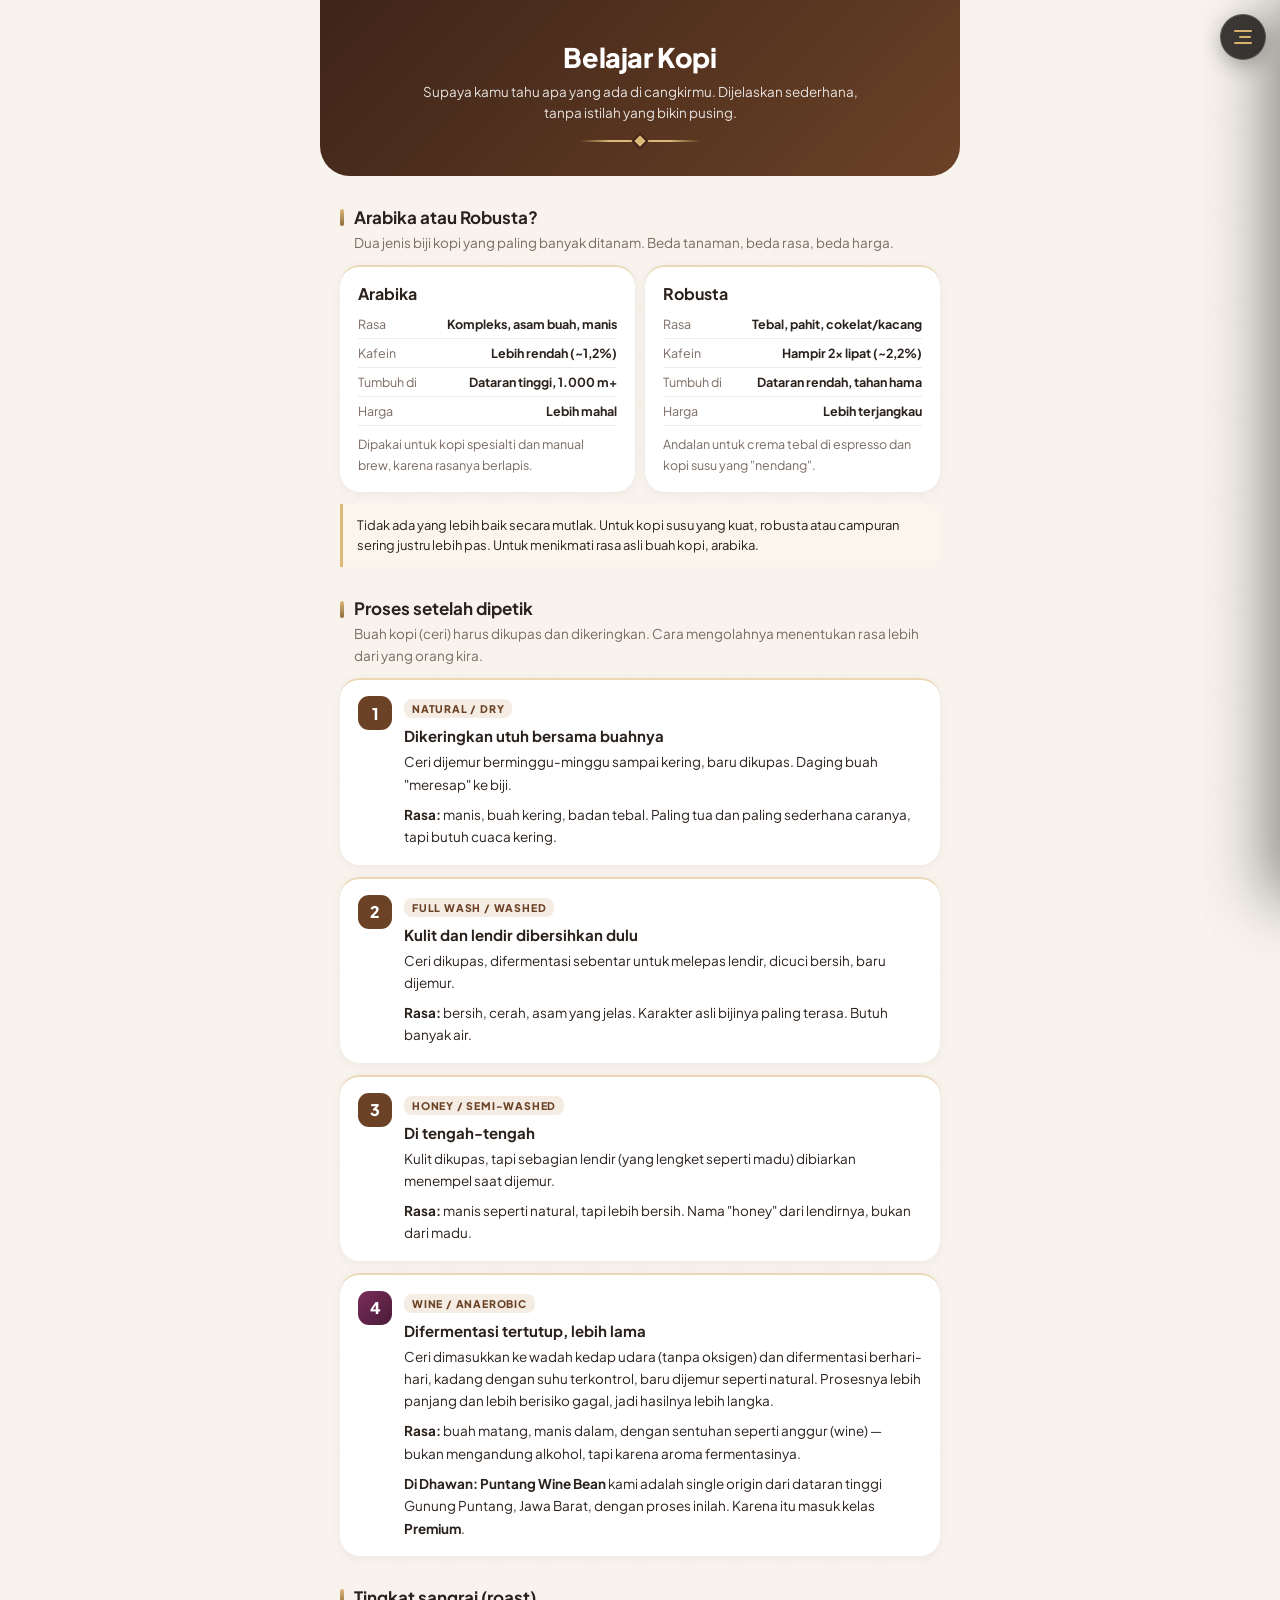
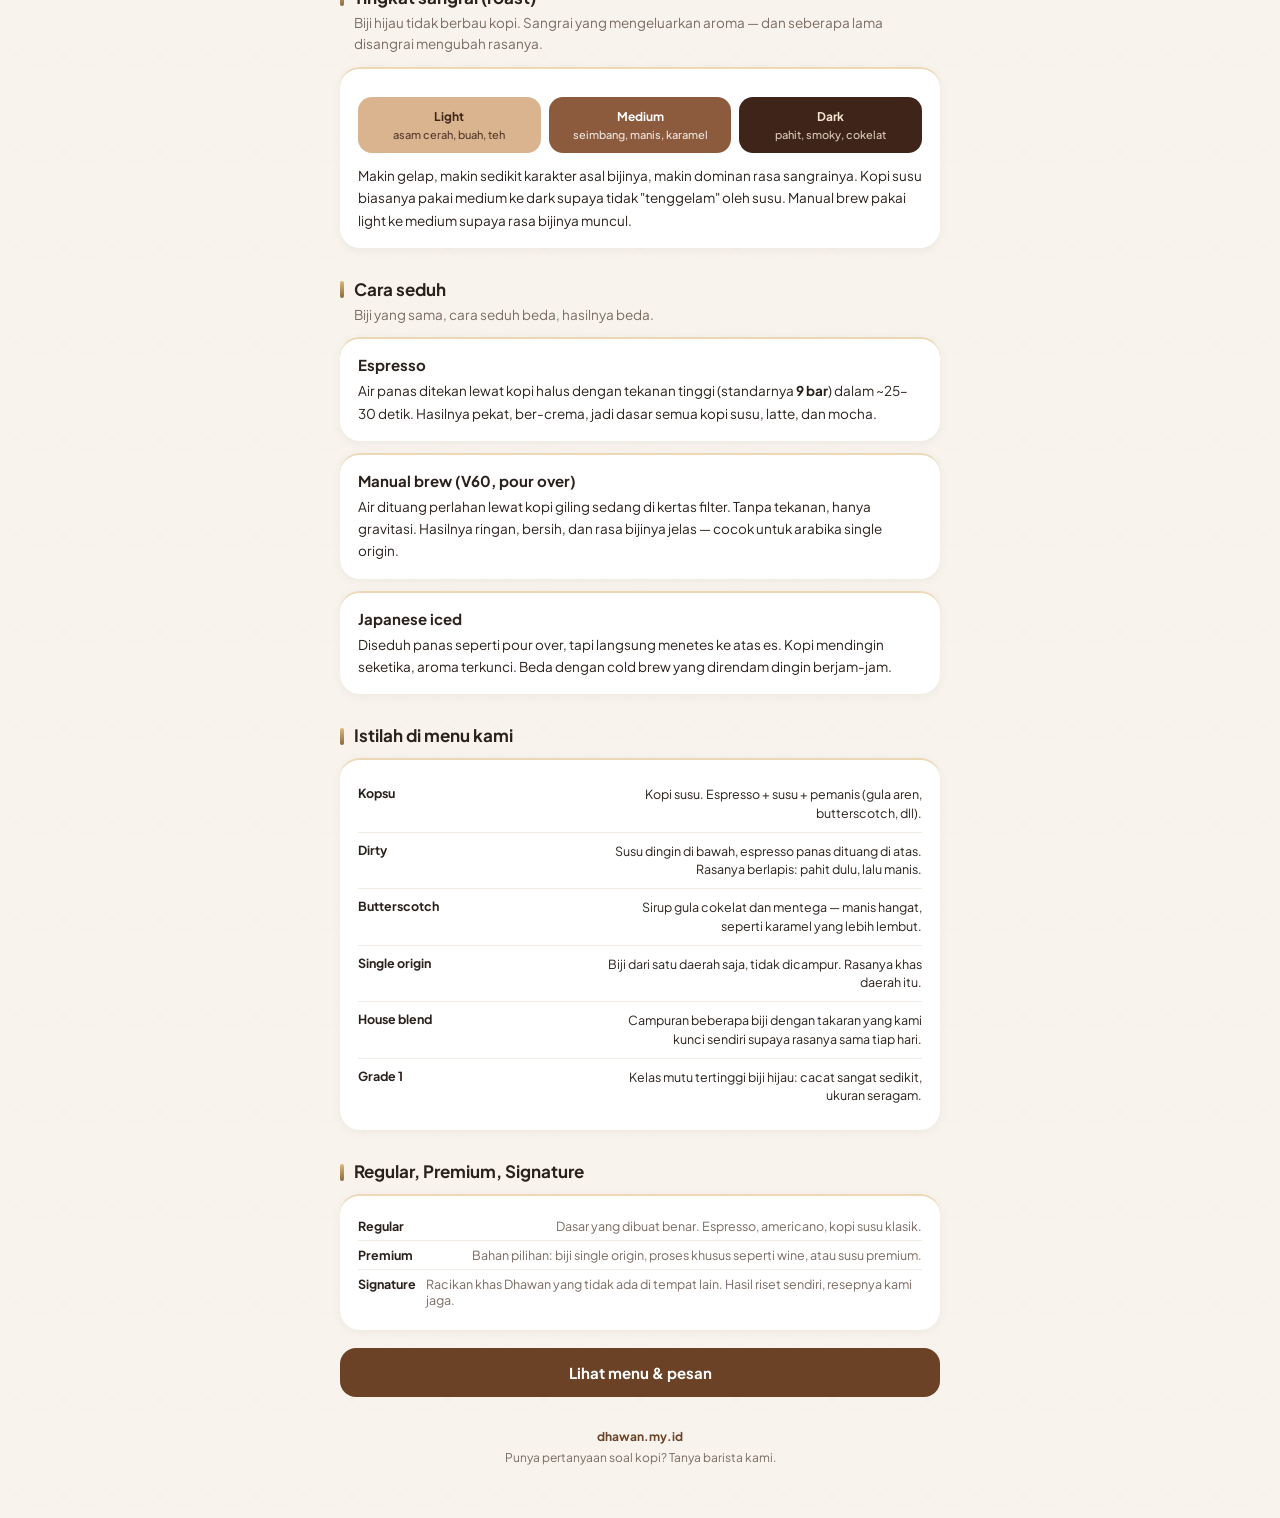
<file: kopi/index.html>
<!DOCTYPE html>
<html lang="id">
<head>
<meta charset="utf-8">
<meta name="viewport" content="width=device-width, initial-scale=1">
<title>Belajar Kopi - Dhawan Coffe</title>
<meta name="description" content="Arabika vs robusta, proses natural, full wash, honey, wine, tingkat sangrai, dan cara seduh — dijelaskan sederhana.">
<script src="/config.js"></script>
<link rel="stylesheet" href="/jawa.css">
<link rel="icon" href="/icon.png">
<link href="https://fonts.googleapis.com/css2?family=Plus+Jakarta+Sans:wght@400;600;700;800&display=swap" rel="stylesheet">
<style>
:root{--p:#6B4226;--p2:#3E2419;--cream:#FAF6F1;--muted:#7A6B62;--gold:#DDB878;--ink:#2B211C;--line:#E9E0D6}
*{box-sizing:border-box;-webkit-tap-highlight-color:transparent}
body{margin:0;font-family:"Plus Jakarta Sans",system-ui,sans-serif;color:var(--ink)}
.wrap{max-width:640px;margin:0 auto;padding-bottom:40px}
.hero{background:linear-gradient(135deg,var(--p2),var(--p));color:#fff;padding:40px 24px 34px;border-radius:0 0 30px 30px;text-align:center}
.hero h1{margin:0;font-size:27px;font-weight:800;letter-spacing:-.4px}
.hero p{margin:8px auto 0;max-width:440px;opacity:.86;font-size:13.5px;line-height:1.55}
.rule{margin:16px auto 0}
.sec{padding:0 20px}
h2{font-size:17px;margin:30px 0 4px}
.lead{color:var(--muted);font-size:13.5px;line-height:1.6;margin:0 0 8px;padding-left:14px}
.card{background:#fff;border-radius:20px;padding:16px 18px;margin-top:12px;box-shadow:0 2px 10px rgba(60,40,20,.06)}
.card h3{margin:0 0 6px;font-size:15px}
.card p{margin:0;font-size:13.5px;line-height:1.65;color:var(--ink)}
.card p+p{margin-top:8px}
.tag{display:inline-block;font-size:10.5px;font-weight:800;letter-spacing:.8px;text-transform:uppercase;color:var(--p);background:#F5EDE4;border-radius:8px;padding:3px 8px;margin-bottom:8px}
.vs{display:grid;grid-template-columns:1fr 1fr;gap:10px;margin-top:12px}
.vs .card{margin:0}
.vs h3{font-size:16px}
.kv{display:flex;justify-content:space-between;gap:10px;font-size:12.5px;padding:6px 0;border-bottom:1px solid #F2EBE3}
.kv:last-child{border-bottom:0}
.kv span{color:var(--muted)}
.kv b{text-align:right}
.proc{display:flex;gap:12px;align-items:flex-start}
.proc .n{width:34px;height:34px;flex:0 0 34px;border-radius:11px;background:var(--p);color:#fff;font-weight:800;display:flex;align-items:center;justify-content:center}
.proc .n.w{background:linear-gradient(135deg,#7A2E5A,#4A1B38)}
.roast{display:flex;gap:8px;margin-top:12px}
.roast div{flex:1;border-radius:14px;padding:12px 10px;text-align:center;font-size:12px;font-weight:700}
.r1{background:#D9B48F;color:#3E2419}.r2{background:#8C5A3C;color:#fff}.r3{background:#3E2419;color:#F5E6D0}
.roast small{display:block;font-weight:500;margin-top:4px;opacity:.85;font-size:11px}
.note{background:#FBF5EC;border-left:3px solid var(--gold);border-radius:0 12px 12px 0;padding:11px 14px;font-size:13px;line-height:1.6;margin-top:12px}
.glos .kv{padding:9px 0}
.glos b{text-align:left;flex:0 0 42%}
.glos span{text-align:right;flex:1;color:var(--ink);font-size:12.5px;line-height:1.5}
.btn{display:block;text-align:center;text-decoration:none;border-radius:16px;padding:15px;font-weight:700;font-size:15px;margin-top:18px;background:var(--p);color:#fff}
.foot{text-align:center;color:var(--muted);font-size:12px;padding:30px 20px 10px;line-height:1.7}
.foot b{color:var(--p)}
@media(max-width:380px){.vs{grid-template-columns:1fr}}
</style>
</head>
<body class="jawa">
<div class="wrap">
  <div class="hero">
    <h1>Belajar Kopi</h1>
    <p>Supaya kamu tahu apa yang ada di cangkirmu. Dijelaskan sederhana, tanpa istilah yang bikin pusing.</p>
    <div class="rule"></div>
  </div>

  <div class="sec">

    <h2>Arabika atau Robusta?</h2>
    <p class="lead">Dua jenis biji kopi yang paling banyak ditanam. Beda tanaman, beda rasa, beda harga.</p>
    <div class="vs">
      <div class="card">
        <h3>Arabika</h3>
        <div class="kv"><span>Rasa</span><b>Kompleks, asam buah, manis</b></div>
        <div class="kv"><span>Kafein</span><b>Lebih rendah (~1,2%)</b></div>
        <div class="kv"><span>Tumbuh di</span><b>Dataran tinggi, 1.000 m+</b></div>
        <div class="kv"><span>Harga</span><b>Lebih mahal</b></div>
        <p style="margin-top:8px;font-size:12.5px;color:var(--muted)">Dipakai untuk kopi spesialti dan manual brew, karena rasanya berlapis.</p>
      </div>
      <div class="card">
        <h3>Robusta</h3>
        <div class="kv"><span>Rasa</span><b>Tebal, pahit, cokelat/kacang</b></div>
        <div class="kv"><span>Kafein</span><b>Hampir 2x lipat (~2,2%)</b></div>
        <div class="kv"><span>Tumbuh di</span><b>Dataran rendah, tahan hama</b></div>
        <div class="kv"><span>Harga</span><b>Lebih terjangkau</b></div>
        <p style="margin-top:8px;font-size:12.5px;color:var(--muted)">Andalan untuk crema tebal di espresso dan kopi susu yang "nendang".</p>
      </div>
    </div>
    <div class="note">Tidak ada yang lebih baik secara mutlak. Untuk kopi susu yang kuat, robusta atau campuran sering justru lebih pas. Untuk menikmati rasa asli buah kopi, arabika.</div>

    <h2>Proses setelah dipetik</h2>
    <p class="lead">Buah kopi (ceri) harus dikupas dan dikeringkan. Cara mengolahnya menentukan rasa lebih dari yang orang kira.</p>
    <div class="card"><div class="proc"><div class="n">1</div><div>
      <span class="tag">Natural / dry</span>
      <h3>Dikeringkan utuh bersama buahnya</h3>
      <p>Ceri dijemur berminggu-minggu sampai kering, baru dikupas. Daging buah "meresap" ke biji.</p>
      <p><b>Rasa:</b> manis, buah kering, badan tebal. Paling tua dan paling sederhana caranya, tapi butuh cuaca kering.</p>
    </div></div></div>
    <div class="card"><div class="proc"><div class="n">2</div><div>
      <span class="tag">Full wash / washed</span>
      <h3>Kulit dan lendir dibersihkan dulu</h3>
      <p>Ceri dikupas, difermentasi sebentar untuk melepas lendir, dicuci bersih, baru dijemur.</p>
      <p><b>Rasa:</b> bersih, cerah, asam yang jelas. Karakter asli bijinya paling terasa. Butuh banyak air.</p>
    </div></div></div>
    <div class="card"><div class="proc"><div class="n">3</div><div>
      <span class="tag">Honey / semi-washed</span>
      <h3>Di tengah-tengah</h3>
      <p>Kulit dikupas, tapi sebagian lendir (yang lengket seperti madu) dibiarkan menempel saat dijemur.</p>
      <p><b>Rasa:</b> manis seperti natural, tapi lebih bersih. Nama "honey" dari lendirnya, bukan dari madu.</p>
    </div></div></div>
    <div class="card"><div class="proc"><div class="n w">4</div><div>
      <span class="tag">Wine / anaerobic</span>
      <h3>Difermentasi tertutup, lebih lama</h3>
      <p>Ceri dimasukkan ke wadah kedap udara (tanpa oksigen) dan difermentasi berhari-hari, kadang dengan suhu terkontrol, baru dijemur seperti natural. Prosesnya lebih panjang dan lebih berisiko gagal, jadi hasilnya lebih langka.</p>
      <p><b>Rasa:</b> buah matang, manis dalam, dengan sentuhan seperti anggur (wine) — bukan mengandung alkohol, tapi karena aroma fermentasinya.</p>
      <p><b>Di Dhawan:</b> <b>Puntang Wine Bean</b> kami adalah single origin dari dataran tinggi Gunung Puntang, Jawa Barat, dengan proses inilah. Karena itu masuk kelas <b>Premium</b>.</p>
    </div></div></div>

    <h2>Tingkat sangrai (roast)</h2>
    <p class="lead">Biji hijau tidak berbau kopi. Sangrai yang mengeluarkan aroma — dan seberapa lama disangrai mengubah rasanya.</p>
    <div class="card">
      <div class="roast">
        <div class="r1">Light<small>asam cerah, buah, teh</small></div>
        <div class="r2">Medium<small>seimbang, manis, karamel</small></div>
        <div class="r3">Dark<small>pahit, smoky, cokelat</small></div>
      </div>
      <p style="margin-top:12px">Makin gelap, makin sedikit karakter asal bijinya, makin dominan rasa sangrainya. Kopi susu biasanya pakai medium ke dark supaya tidak "tenggelam" oleh susu. Manual brew pakai light ke medium supaya rasa bijinya muncul.</p>
    </div>

    <h2>Cara seduh</h2>
    <p class="lead">Biji yang sama, cara seduh beda, hasilnya beda.</p>
    <div class="card">
      <h3>Espresso</h3>
      <p>Air panas ditekan lewat kopi halus dengan tekanan tinggi (standarnya <b>9 bar</b>) dalam ~25–30 detik. Hasilnya pekat, ber-crema, jadi dasar semua kopi susu, latte, dan mocha.</p>
    </div>
    <div class="card">
      <h3>Manual brew (V60, pour over)</h3>
      <p>Air dituang perlahan lewat kopi giling sedang di kertas filter. Tanpa tekanan, hanya gravitasi. Hasilnya ringan, bersih, dan rasa bijinya jelas — cocok untuk arabika single origin.</p>
    </div>
    <div class="card">
      <h3>Japanese iced</h3>
      <p>Diseduh panas seperti pour over, tapi langsung menetes ke atas es. Kopi mendingin seketika, aroma terkunci. Beda dengan cold brew yang direndam dingin berjam-jam.</p>
    </div>

    <h2>Istilah di menu kami</h2>
    <div class="card glos">
      <div class="kv"><b>Kopsu</b><span>Kopi susu. Espresso + susu + pemanis (gula aren, butterscotch, dll).</span></div>
      <div class="kv"><b>Dirty</b><span>Susu dingin di bawah, espresso panas dituang di atas. Rasanya berlapis: pahit dulu, lalu manis.</span></div>
      <div class="kv"><b>Butterscotch</b><span>Sirup gula cokelat dan mentega — manis hangat, seperti karamel yang lebih lembut.</span></div>
      <div class="kv"><b>Single origin</b><span>Biji dari satu daerah saja, tidak dicampur. Rasanya khas daerah itu.</span></div>
      <div class="kv"><b>House blend</b><span>Campuran beberapa biji dengan takaran yang kami kunci sendiri supaya rasanya sama tiap hari.</span></div>
      <div class="kv"><b>Grade 1</b><span>Kelas mutu tertinggi biji hijau: cacat sangat sedikit, ukuran seragam.</span></div>
    </div>

    <h2>Regular, Premium, Signature</h2>
    <div class="card">
      <div class="kv"><b>Regular</b><span>Dasar yang dibuat benar. Espresso, americano, kopi susu klasik.</span></div>
      <div class="kv"><b>Premium</b><span>Bahan pilihan: biji single origin, proses khusus seperti wine, atau susu premium.</span></div>
      <div class="kv"><b>Signature</b><span>Racikan khas Dhawan yang tidak ada di tempat lain. Hasil riset sendiri, resepnya kami jaga.</span></div>
    </div>

    <a class="btn" href="/">Lihat menu &amp; pesan</a>
  </div>

  <div class="foot"><b id="dom">dhawan.my.id</b><br>Punya pertanyaan soal kopi? Tanya barista kami.</div>
</div>
<script>
(function(){ if(!window.TOKO) return; var T=TOKO; document.title="Belajar Kopi - "+T.nama;
  var d=document.getElementById("dom"); if(d&&T.domain) d.textContent=T.domain; })();
</script>
<script src="/nav.js" defer></script>
</body>
</html>
</file>
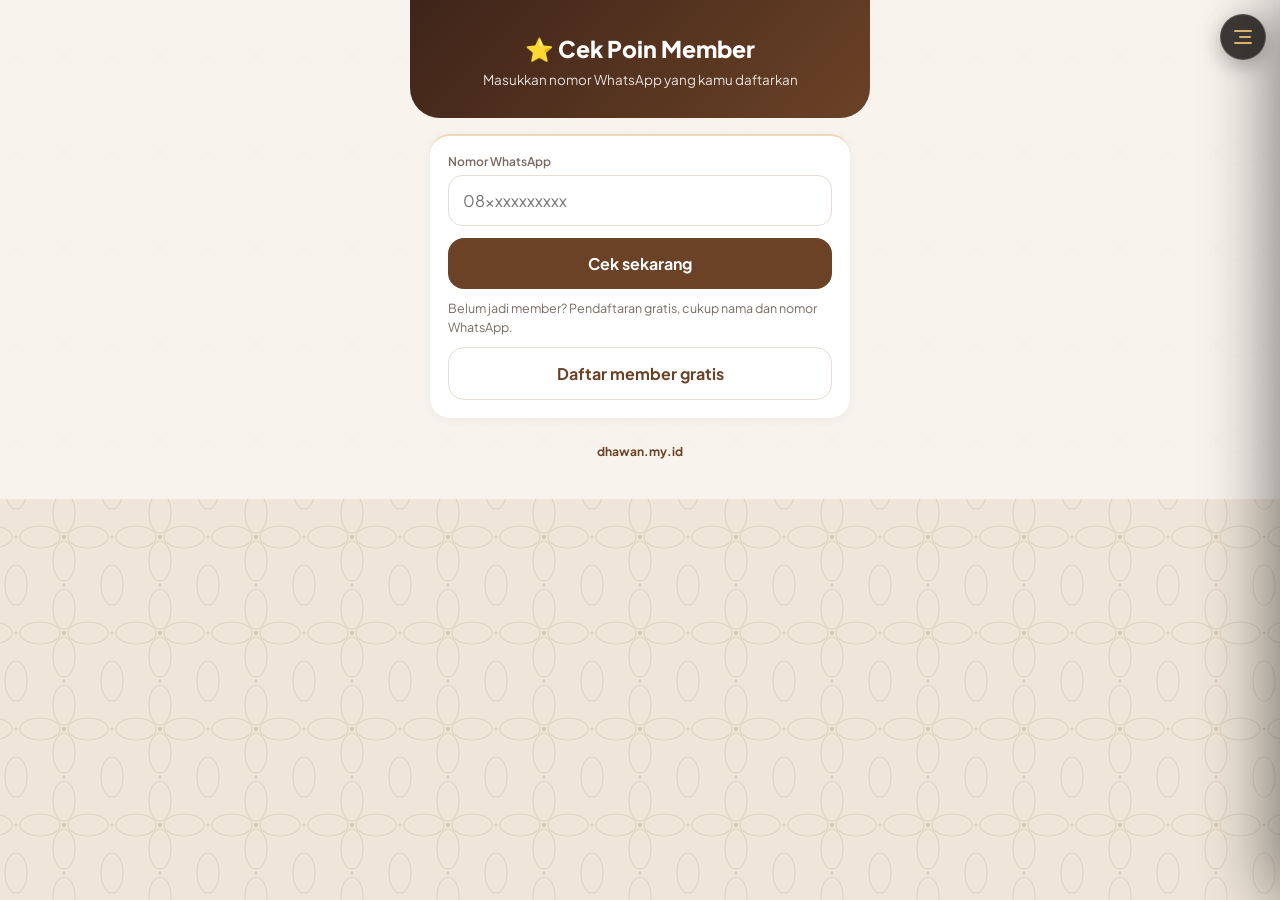
<file: poin/index.html>
<!DOCTYPE html>
<html lang="id">
<head>
<meta charset="utf-8">
<meta name="viewport" content="width=device-width, initial-scale=1">
<title>Cek Poin Member - Dhawan Coffe</title>
<script src="/config.js"></script>
<link rel="icon" href="/icon.png">
<link rel="apple-touch-icon" href="/icon.png">
<link rel="stylesheet" href="/jawa.css">
<link href="https://fonts.googleapis.com/css2?family=Plus+Jakarta+Sans:wght@400;600;700;800&display=swap" rel="stylesheet">
<style>
:root{--p:#6B4226;--p2:#3E2419;--cream:#FAF6F1;--muted:#7A6B62;--gold:#DDB878;--ok:#2E7D4F}
*{box-sizing:border-box;-webkit-tap-highlight-color:transparent}
body{margin:0;font-family:"Plus Jakarta Sans",system-ui,sans-serif;background:var(--cream);color:#2B211C}
.wrap{max-width:460px;margin:0 auto;padding-bottom:40px}
.hero{background:linear-gradient(135deg,var(--p2),var(--p));color:#fff;padding:34px 24px 30px;
 border-radius:0 0 30px 30px;text-align:center}
.hero h1{margin:0;font-size:23px;font-weight:800}
.hero p{margin:7px 0 0;opacity:.85;font-size:13.5px}
.sec{padding:0 20px}
.card{background:#fff;border-radius:20px;padding:18px;margin-top:16px;
 box-shadow:0 2px 10px rgba(60,40,20,.06)}
label{display:block;font-size:12px;font-weight:600;color:var(--muted);margin-bottom:6px}
input{width:100%;border:1px solid #E6DDD4;border-radius:14px;padding:14px;font:inherit;font-size:16px}
input:focus{outline:0;border-color:var(--p)}
.btn{width:100%;border:0;background:var(--p);color:#fff;border-radius:16px;padding:15px;
 font:inherit;font-weight:700;font-size:16px;margin-top:12px;cursor:pointer}
.btn:disabled{opacity:.6}
.btn.sec{background:#fff;color:var(--p);border:1.5px solid #E6DDD4;text-decoration:none;
 display:block;text-align:center}
.hint{font-size:12.5px;color:var(--muted);margin-top:10px;line-height:1.5}
.res{display:none}
.res.on{display:block}
.who{text-align:center;padding:6px 0 14px}
.who .av{width:64px;height:64px;border-radius:50%;background:linear-gradient(135deg,var(--p2),var(--p));
 color:#fff;font-size:26px;font-weight:800;display:flex;align-items:center;justify-content:center;margin:0 auto 10px}
.who h2{margin:0;font-size:20px}
.who small{color:var(--muted);font-size:12.5px}
.stats{display:flex;gap:12px;margin-top:6px}
.stat{flex:1;background:#F8F2EB;border-radius:16px;padding:14px 10px;text-align:center}
.stat b{display:block;font-size:26px;color:var(--p);line-height:1.1}
.stat span{font-size:11.5px;color:var(--muted);font-weight:600}
.perk{display:flex;gap:10px;padding:9px 0;font-size:13.5px;line-height:1.45;border-bottom:1px solid #F0E8E0}
.perk:last-child{border-bottom:0}
.perk span{color:var(--gold)}
h3{font-size:14px;margin:20px 0 0;padding-left:4px}
.err{background:#FDECEA;color:#B3382C;border-radius:14px;padding:13px;font-size:13.5px;
 margin-top:12px;display:none;line-height:1.45}
.err.on{display:block}
.foot{text-align:center;color:var(--muted);font-size:12px;padding:26px 20px 0}
.foot b{color:var(--p)}
</style>
</head>
<body class="jawa">
<div class="wrap">
  <div class="hero">
    <h1>&#11088; Cek Poin Member</h1>
    <p>Masukkan nomor WhatsApp yang kamu daftarkan</p>
  </div>

  <div class="sec">
    <div class="card" id="form">
      <label>Nomor WhatsApp</label>
      <input id="ph" type="tel" inputmode="numeric" placeholder="08xxxxxxxxxx" autocomplete="tel">
      <button class="btn" id="go">Cek sekarang</button>
      <div class="err" id="err"></div>
      <div class="hint">Belum jadi member? Pendaftaran gratis, cukup nama dan nomor WhatsApp.</div>
      <a class="btn sec" href="https://dhawan.my.id" style="margin-top:10px">Daftar member gratis</a>
    </div>

    <div class="res" id="res">
      <div class="card">
        <div class="who">
          <div class="av" id="av">D</div>
          <h2 id="nm">-</h2>
          <small>Member Dhawan Coffe</small>
        </div>
        <div class="stats">
          <div class="stat"><b id="pt">0</b><span>POIN</span></div>
          <div class="stat"><b id="vs">0</b><span>KUNJUNGAN</span></div>
        </div>
        <div id="tukar" style="display:none;margin-top:14px;background:#F3E9DC;border-radius:16px;padding:14px 16px">
          <div style="font-size:12px;color:var(--muted);font-weight:700;letter-spacing:.4px">TUKAR POIN</div>
          <div id="tukarTeks" style="font-size:14px;line-height:1.5;margin-top:5px"></div>
        </div>
      </div>
      <h3>Keuntungan yang bisa kamu pakai</h3>
      <div class="card" id="perks"></div>
      <a class="btn sec" href="https://dhawan.my.id" style="margin-top:12px">&#9749; Pesan sekarang</a>
      <button class="btn sec" id="again" style="margin-top:10px;cursor:pointer">Cek nomor lain</button>
    </div>
  </div>

  <div class="foot"><b>dhawan.my.id</b></div>
</div>

<script>
var API = (window.TOKO&&TOKO.apiUrl)||"https://script.google.com/macros/s/AKfycbzQzh7Bz-5XfiFqtZT0j-M7HE9qzzv0o4OrpffxXI8nsKcWimqkIAXYelJJhYprZjJk/exec";
(function(){if(!window.TOKO)return;var T=TOKO;document.title="Cek Poin Member - "+T.nama;document.querySelectorAll("small").forEach(function(e){if(/Member Dhawan/.test(e.textContent))e.textContent="Member "+T.nama});document.querySelectorAll(".foot b").forEach(function(b){b.textContent=T.domain||b.textContent});})();
var _c = 0;
function jsonp(params, ok, err){
  if(!API){ if(err) err("apiUrl belum diisi di config.js"); return; }
  var cb = "__jp" + (++_c) + "_" + Date.now();
  var s = document.createElement("script");
  var t = setTimeout(function(){ done(); if(err) err("Sambungan lambat, coba lagi"); }, 20000);
  function done(){ clearTimeout(t); delete window[cb]; if(s.parentNode) s.parentNode.removeChild(s); }
  window[cb] = function(r){ done(); if(ok) ok(r); };
  s.onerror = function(){ done(); if(err) err("Gagal terhubung"); };
  s.src = API + "?" + params + "&callback=" + cb;
  document.body.appendChild(s);
}
function esc(t){ var d = document.createElement("div"); d.textContent = t; return d.innerHTML; }
var E = document.getElementById("err");
function showErr(m){ E.innerHTML = esc(m); E.className = "err on"; }
function hideErr(){ E.className = "err"; }

var PERKS = ["Diskon khusus member tiap transaksi", "Hadiah ulang tahun", "Harga spesial untuk acara"];
var REDEEM = {points: 0, amount: 0};
jsonp("info=1", function(d){
  if(!d) return;
  if(d.perks && d.perks.length) PERKS = d.perks;
  if(d.redeem_points > 0 && d.redeem_amount > 0) REDEEM = {points: d.redeem_points, amount: d.redeem_amount};
});
function rupiah(n){ return "Rp" + Math.round(n).toLocaleString("id-ID"); }

function cek(){
  var v = document.getElementById("ph").value.replace(/\D/g, "");
  hideErr();
  if(v.length < 9){ showErr("Nomor WhatsApp belum lengkap. Contoh: 081234567890"); return; }
  var b = document.getElementById("go");
  b.disabled = true; b.textContent = "Mencari...";
  jsonp("cek=" + encodeURIComponent(v), function(r){
    b.disabled = false; b.textContent = "Cek sekarang";
    if(!r || !r.ok){ showErr((r && r.reason) ? r.reason : "Data tidak ditemukan"); return; }
    document.getElementById("nm").textContent = r.name || "Member";
    document.getElementById("av").textContent = (r.name || "D").charAt(0).toUpperCase();
    document.getElementById("pt").textContent = r.points || 0;
    document.getElementById("vs").textContent = r.visits || 0;
    // Keterangan tukar poin, kalau tokonya mengaktifkan.
    var tk = document.getElementById("tukar");
    if (REDEEM.points > 0) {
      var punya = r.points || 0;
      var bisa = Math.floor(punya / REDEEM.points);
      var teks = REDEEM.points + " poin = potongan " + rupiah(REDEEM.amount) + ".<br>";
      if (bisa > 0) {
        teks += "<b>Poinmu bisa ditukar " + bisa + "x</b> = potongan " + rupiah(bisa * REDEEM.amount) +
                ". Sebut nomor WhatsApp-mu di kasir.";
      } else {
        var kurang = REDEEM.points - punya;
        teks += "Kurang <b>" + kurang + " poin</b> lagi untuk bisa ditukar.";
      }
      document.getElementById("tukarTeks").innerHTML = teks;
      tk.style.display = "";
    } else {
      tk.style.display = "none";
    }
    document.getElementById("perks").innerHTML = PERKS.map(function(p){
      return "<div class='perk'><span>&#10022;</span><div>" + esc(p) + "</div></div>"; }).join("");
    document.getElementById("form").style.display = "none";
    document.getElementById("res").className = "res on";
  }, function(m){
    b.disabled = false; b.textContent = "Cek sekarang";
    showErr(m);
  });
}
document.getElementById("go").onclick = cek;
// Dari QR kartu member: /poin?hp=08xxx langsung dicek tanpa mengetik.
(function(){ var m = location.search.match(/[?&]hp=(\d+)/); if (m) { document.getElementById("ph").value = m[1]; cek(); } })();
document.getElementById("ph").addEventListener("keydown", function(e){ if(e.key === "Enter") cek(); });
document.getElementById("again").onclick = function(){
  document.getElementById("res").className = "res";
  document.getElementById("form").style.display = "";
  document.getElementById("ph").value = "";
  hideErr();
};
</script>
<script src="/nav.js" defer></script>
</body>
</html>
</file>
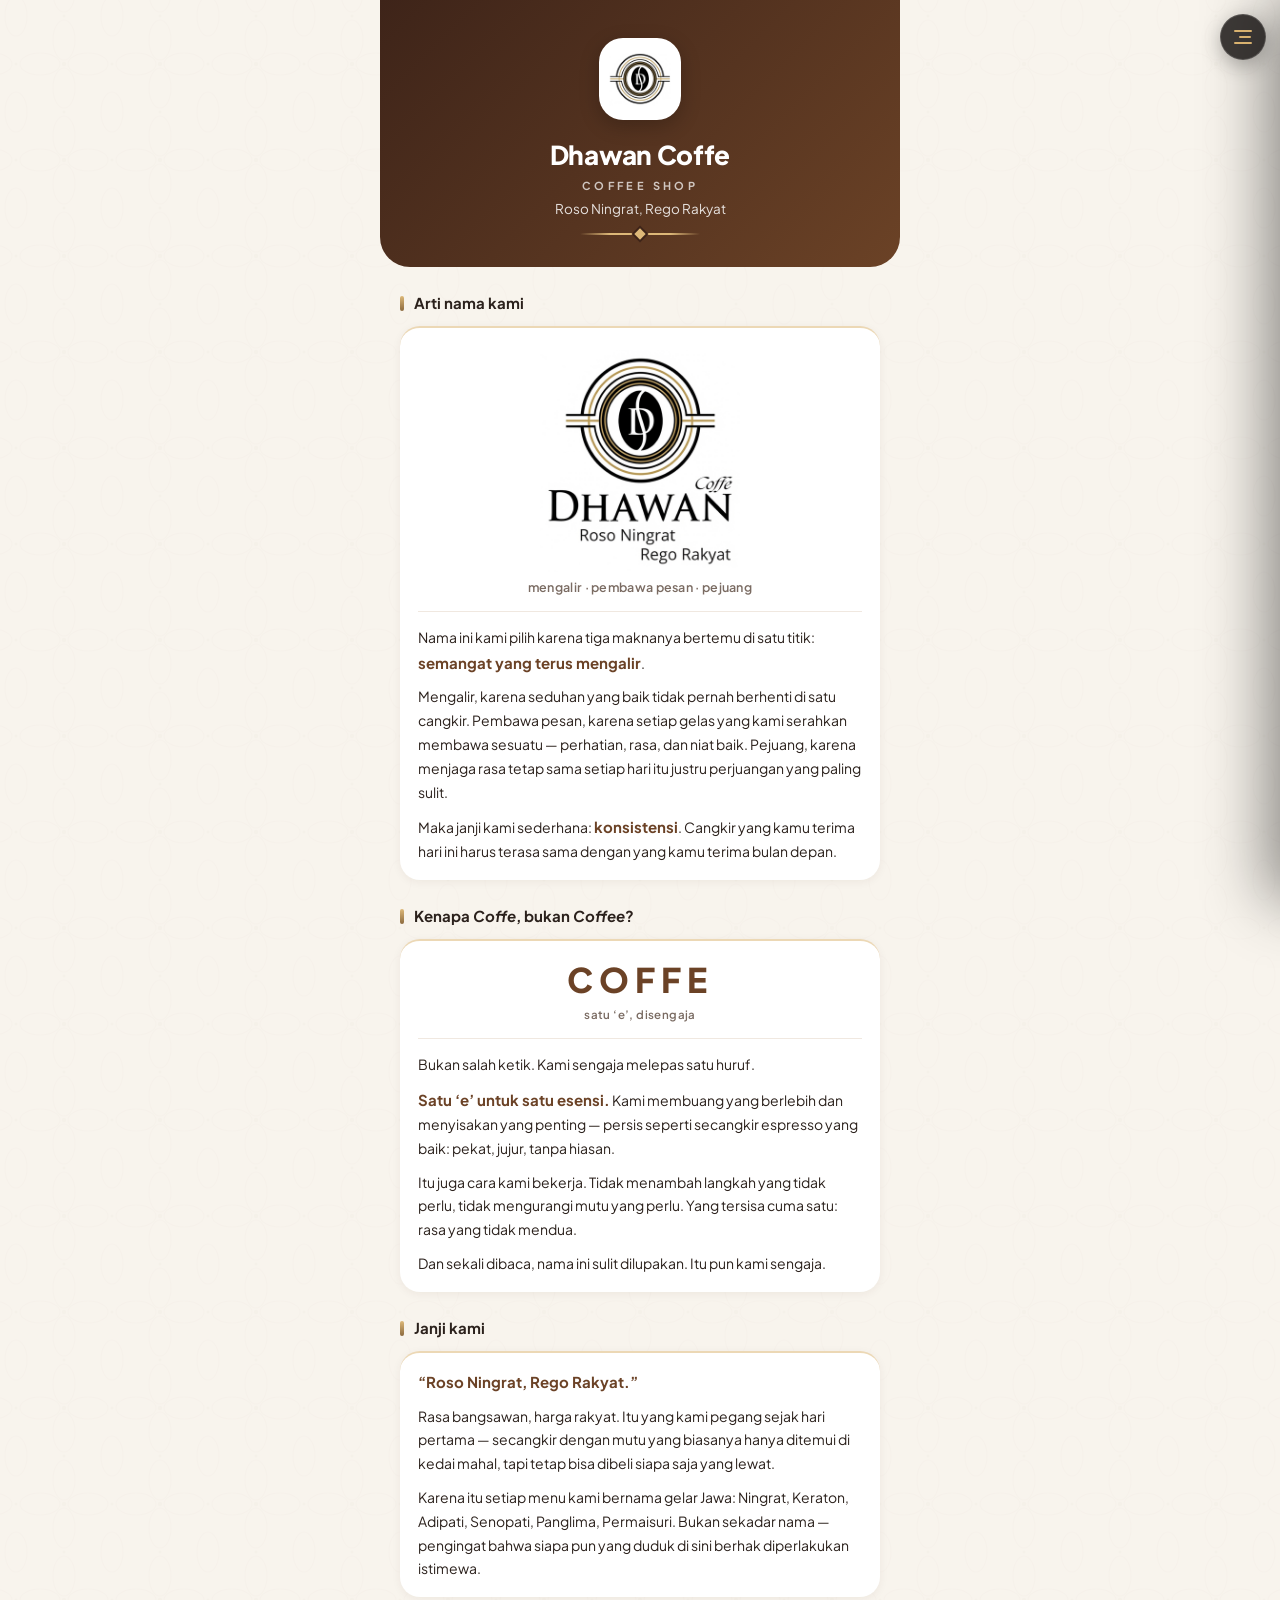
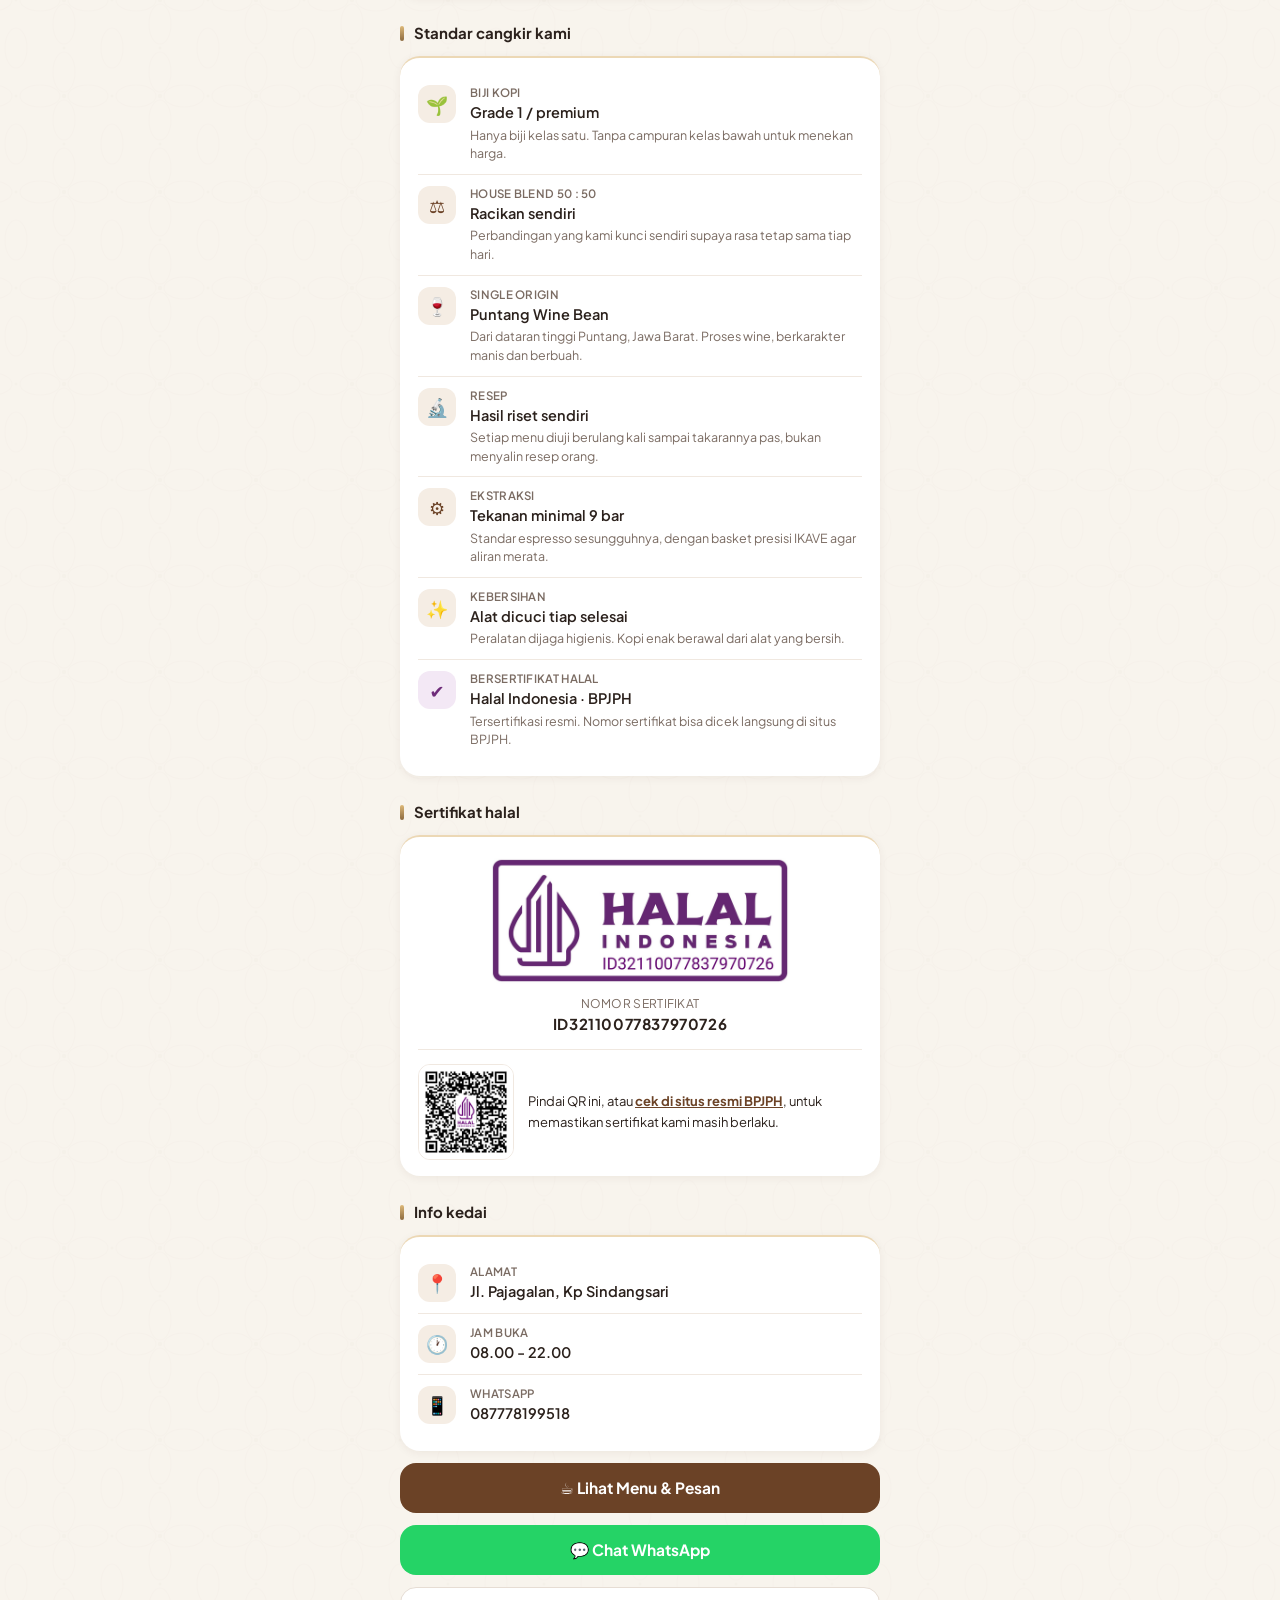
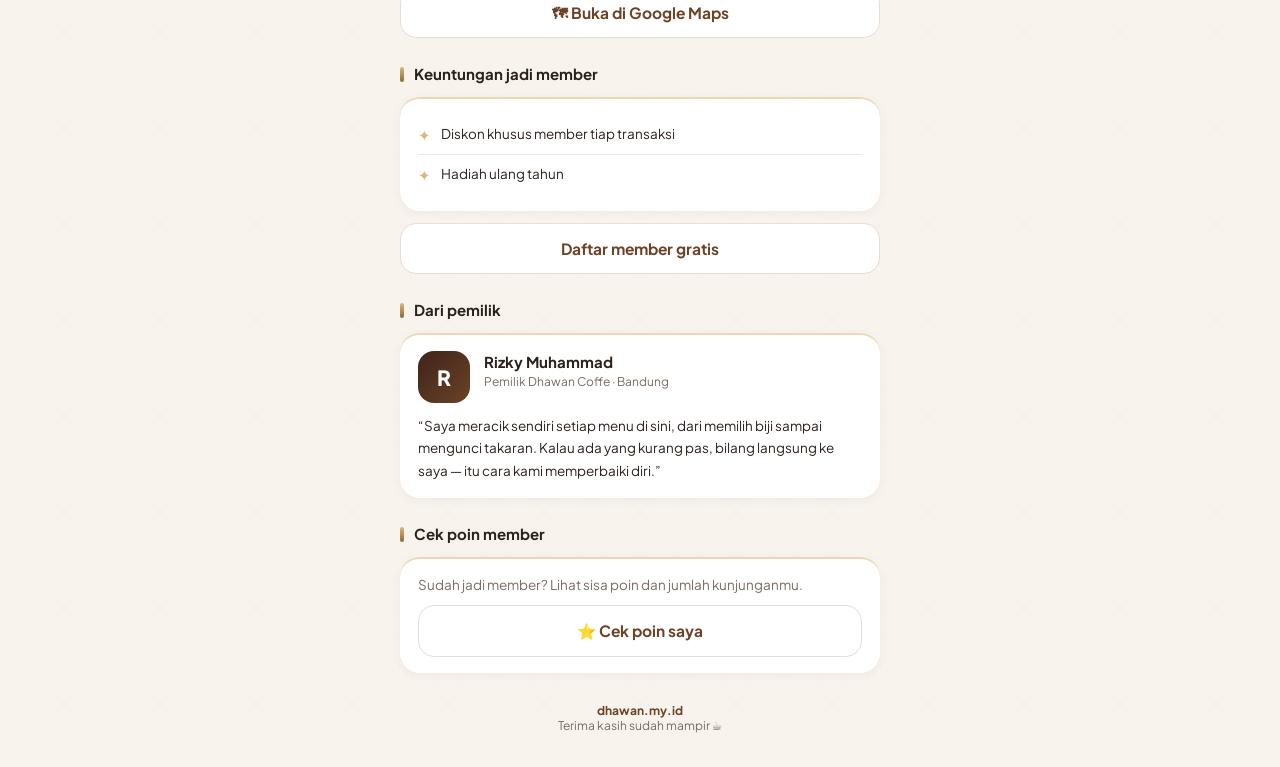
<file: tentang/index.html>
<!DOCTYPE html>
<html lang="id">
<head>
<meta charset="utf-8">
<meta name="viewport" content="width=device-width, initial-scale=1">
<title>Tentang Dhawan Coffe</title>
<meta name="description" content="Dhawan Coffe - kopi premium, tempat nyaman. Lihat menu, lokasi, dan jam buka.">
<script src="/config.js"></script>
<link rel="icon" href="/icon.png">
<link rel="apple-touch-icon" href="/icon.png">
<link rel="stylesheet" href="/jawa.css">
<link href="https://fonts.googleapis.com/css2?family=Plus+Jakarta+Sans:wght@400;600;700;800&display=swap" rel="stylesheet">
<style>
:root{--p:#6B4226;--p2:#3E2419;--cream:#FAF6F1;--muted:#7A6B62;--gold:#DDB878}
*{box-sizing:border-box;-webkit-tap-highlight-color:transparent}
body{margin:0;font-family:"Plus Jakarta Sans",system-ui,sans-serif;background:var(--cream);color:#2B211C}
.wrap{max-width:520px;margin:0 auto}
.hero{background:linear-gradient(135deg,var(--p2),var(--p));color:#fff;padding:38px 24px 32px;
 border-radius:0 0 30px 30px;text-align:center}
.logo{width:82px;height:82px;border-radius:24px;background:#fff;object-fit:contain;
 padding:5px;margin:0 auto 14px;box-shadow:0 6px 20px rgba(0,0,0,.22)}
.hero h1{margin:0;font-size:26px;font-weight:800;letter-spacing:-.3px}
.hero .tag{margin:8px 0 0;opacity:.85;font-size:13.5px}
.rule{width:64px;height:4px;border-radius:2px;background:var(--gold);margin:16px auto 0}
.sec{padding:0 20px}
.card{background:#fff;border-radius:20px;padding:16px 18px;margin-top:14px;
 box-shadow:0 2px 10px rgba(60,40,20,.06)}
.row{display:flex;gap:14px;align-items:flex-start;padding:11px 0;border-bottom:1px solid #F0E8E0}
.row:last-child{border-bottom:0}
.ic{width:38px;height:38px;flex:0 0 38px;border-radius:12px;background:#F5EDE4;color:var(--p);
 display:flex;align-items:center;justify-content:center;font-size:18px}
.k{font-size:11.5px;color:var(--muted);font-weight:600;letter-spacing:.3px;text-transform:uppercase}
.v{font-size:14.5px;font-weight:600;line-height:1.4;margin-top:2px}
h2{font-size:15px;margin:26px 0 0;padding-left:4px}
.btn{display:block;text-align:center;text-decoration:none;border-radius:16px;padding:15px;
 font-weight:700;font-size:15.5px;margin-top:12px}
.b1{background:var(--p);color:#fff}
.b2{background:#25D366;color:#fff}
.b3{background:#fff;color:var(--p);border:1.5px solid #E6DDD4}
.perk{display:flex;gap:10px;padding:9px 0;font-size:13.5px;line-height:1.45;border-bottom:1px solid #F0E8E0}
.perk:last-child{border-bottom:0}
.perk span{color:var(--gold);font-size:15px}
.foot{text-align:center;color:var(--muted);font-size:12px;padding:30px 20px 34px}
.foot b{color:var(--p)}
.klabel{margin-top:8px;font-size:11px;font-weight:700;letter-spacing:3.4px;
 text-transform:uppercase;opacity:.72}
.ecard{text-align:center;padding:4px 0 16px;margin-bottom:14px;border-bottom:1px solid #F0E8E0}
.ebig{display:block;font-size:34px;font-weight:800;letter-spacing:6px;color:var(--p);line-height:1.1}
.esmall{display:block;font-size:11.5px;color:var(--muted);margin-top:9px;font-weight:600;letter-spacing:.4px}
.nameblock{text-align:center;padding:6px 0 16px;margin-bottom:14px;border-bottom:1px solid #F0E8E0}
.nmlogo{width:min(200px,62%);margin:0 auto 6px;display:block}
.nm{font-size:30px;font-weight:800;letter-spacing:-.6px;color:var(--p);line-height:1.1}
.nmean{font-size:12.5px;color:var(--muted);margin-top:7px;font-weight:600;letter-spacing:.3px}
.story{margin:0 0 10px;font-size:14px;line-height:1.7;color:#2B211C}
.story:last-child{margin-bottom:0}
.story b{color:var(--p);font-size:15px}
.sub{font-size:12.5px;color:var(--muted);line-height:1.5;margin-top:3px}
.owner{display:flex;gap:14px;align-items:flex-start}
.owner .av{width:52px;height:52px;flex:0 0 52px;border-radius:16px;
 background:linear-gradient(135deg,var(--p2),var(--p));color:#fff;font-size:21px;font-weight:800;
 display:flex;align-items:center;justify-content:center}
.owner b{font-size:15px}
.owner .role{font-size:12px;color:var(--muted);margin-top:2px}
.owner p{margin:9px 0 0;font-size:13.5px;line-height:1.65;color:#2B211C}
</style>
</head>
<body class="jawa">
<div class="wrap">
  <div class="hero">
    <img class="logo" src="/icon.png" alt="Logo Dhawan Coffe">
    <h1 id="store">Dhawan Coffe</h1>
    <div class="klabel">Coffee Shop</div>
    <p class="tag">Roso Ningrat, Rego Rakyat</p>
    <div class="rule"></div>
  </div>

  <div class="sec">

    <h2>Arti nama kami</h2>
    <div class="card">
      <div class="nameblock">
        <img class="nmlogo" src="/logo.png" alt="Logo Dhawan Coffe">
        <div class="nmean">mengalir &middot; pembawa pesan &middot; pejuang</div>
      </div>
      <p class="story">Nama ini kami pilih karena tiga maknanya bertemu di satu titik:
         <b>semangat yang terus mengalir</b>.</p>
      <p class="story">Mengalir, karena seduhan yang baik tidak pernah berhenti di satu cangkir.
         Pembawa pesan, karena setiap gelas yang kami serahkan membawa sesuatu
         &mdash; perhatian, rasa, dan niat baik. Pejuang, karena menjaga rasa tetap sama
         setiap hari itu justru perjuangan yang paling sulit.</p>
      <p class="story">Maka janji kami sederhana: <b>konsistensi</b>. Cangkir yang kamu terima hari ini
         harus terasa sama dengan yang kamu terima bulan depan.</p>
    </div>

    <h2>Kenapa <i>Coffe</i>, bukan <i>Coffee</i>?</h2>
    <div class="card">
      <div class="ecard">
        <span class="ebig">COFFE</span>
        <span class="esmall">satu &lsquo;e&rsquo;, disengaja</span>
      </div>
      <p class="story">Bukan salah ketik. Kami sengaja melepas satu huruf.</p>
      <p class="story"><b>Satu &lsquo;e&rsquo; untuk satu esensi.</b> Kami membuang yang berlebih
         dan menyisakan yang penting &mdash; persis seperti secangkir espresso yang baik:
         pekat, jujur, tanpa hiasan.</p>
      <p class="story">Itu juga cara kami bekerja. Tidak menambah langkah yang tidak perlu,
         tidak mengurangi mutu yang perlu. Yang tersisa cuma satu: rasa yang tidak mendua.</p>
      <p class="story">Dan sekali dibaca, nama ini sulit dilupakan. Itu pun kami sengaja.</p>
    </div>

    <h2>Janji kami</h2>
    <div class="card">
      <p class="story"><b>&ldquo;Roso Ningrat, Rego Rakyat.&rdquo;</b></p>
      <p class="story">Rasa bangsawan, harga rakyat. Itu yang kami pegang sejak hari pertama
         &mdash; secangkir dengan mutu yang biasanya hanya ditemui di kedai mahal,
         tapi tetap bisa dibeli siapa saja yang lewat.</p>
      <p class="story">Karena itu setiap menu kami bernama gelar Jawa: Ningrat, Keraton, Adipati,
         Senopati, Panglima, Permaisuri. Bukan sekadar nama &mdash; pengingat bahwa
         siapa pun yang duduk di sini berhak diperlakukan istimewa.</p>
    </div>

    <h2>Standar cangkir kami</h2>
    <div class="card">
      <div class="row">
        <div class="ic">&#127793;</div>
        <div><div class="k">Biji kopi</div>
          <div class="v" style="font-weight:600">Grade 1 / premium</div>
          <div class="sub">Hanya biji kelas satu. Tanpa campuran kelas bawah untuk menekan harga.</div></div>
      </div>
      <div class="row">
        <div class="ic">&#9878;</div>
        <div><div class="k">House blend 50 : 50</div>
          <div class="v" style="font-weight:600">Racikan sendiri</div>
          <div class="sub">Perbandingan yang kami kunci sendiri supaya rasa tetap sama tiap hari.</div></div>
      </div>
      <div class="row">
        <div class="ic">&#127863;</div>
        <div><div class="k">Single origin</div>
          <div class="v" style="font-weight:600">Puntang Wine Bean</div>
          <div class="sub">Dari dataran tinggi Puntang, Jawa Barat. Proses wine, berkarakter
            manis dan berbuah.</div></div>
      </div>
      <div class="row">
        <div class="ic">&#128300;</div>
        <div><div class="k">Resep</div>
          <div class="v" style="font-weight:600">Hasil riset sendiri</div>
          <div class="sub">Setiap menu diuji berulang kali sampai takarannya pas,
            bukan menyalin resep orang.</div></div>
      </div>
      <div class="row">
        <div class="ic">&#9881;</div>
        <div><div class="k">Ekstraksi</div>
          <div class="v" style="font-weight:600">Tekanan minimal 9 bar</div>
          <div class="sub">Standar espresso sesungguhnya, dengan basket presisi IKAVE
            agar aliran merata.</div></div>
      </div>
      <div class="row">
        <div class="ic">&#10024;</div>
        <div><div class="k">Kebersihan</div>
          <div class="v" style="font-weight:600">Alat dicuci tiap selesai</div>
          <div class="sub">Peralatan dijaga higienis. Kopi enak berawal dari alat yang bersih.</div></div>
      </div>
      <div class="row" id="halalrow">
        <div class="ic" style="background:#F3E8F5;color:#6E2C7A">&#10004;</div>
        <div><div class="k">Bersertifikat halal</div>
          <div class="v" style="font-weight:600">Halal Indonesia &middot; BPJPH</div>
          <div class="sub">Tersertifikasi resmi. Nomor sertifikat bisa dicek langsung di situs BPJPH.</div></div>
      </div>
    </div>

    <h2 id="halalh">Sertifikat halal</h2>
    <div class="card" id="halalcard">
      <img src="/halal.png" alt="Logo Halal Indonesia" style="width:min(300px,80%);margin:4px auto 12px;display:block">
      <div style="text-align:center;font-size:12px;color:var(--muted);letter-spacing:.3px">NOMOR SERTIFIKAT</div>
      <div id="halalid" style="text-align:center;font-weight:700;font-size:15px;letter-spacing:.6px;margin-top:3px">ID32110077837970726</div>
      <div style="display:flex;gap:14px;align-items:center;margin-top:16px;padding-top:14px;border-top:1px solid #F0E8E0">
        <img src="/halal-qr.png" alt="QR verifikasi sertifikat halal" style="width:96px;height:96px;flex:0 0 96px;border-radius:12px;border:1px solid #F0E8E0">
        <div style="font-size:13px;line-height:1.55;color:#2B211C">Pindai QR ini, atau
          <a id="halallink" href="#" target="_blank" rel="noopener" style="color:var(--p);font-weight:700">cek di situs resmi BPJPH</a>,
          untuk memastikan sertifikat kami masih berlaku.</div>
      </div>
    </div>

    <h2>Info kedai</h2>
    <div class="card">
      <div class="row">
        <div class="ic">&#128205;</div>
        <div><div class="k">Alamat</div><div class="v" id="addr">Jl. Pajagalan, Kp Sindangsari</div></div>
      </div>
      <div class="row">
        <div class="ic">&#128336;</div>
        <div><div class="k">Jam buka</div><div class="v" id="hours">08.00 - 22.00</div></div>
      </div>
      <div class="row">
        <div class="ic">&#128241;</div>
        <div><div class="k">WhatsApp</div><div class="v" id="phone">087778199518</div></div>
      </div>
    </div>

    <a class="btn b1" href="https://dhawan.my.id">&#9749; Lihat Menu &amp; Pesan</a>
    <a class="btn b2" href="https://dhawan.my.id/wa">&#128172; Chat WhatsApp</a>
    <a class="btn b3" id="maps" target="_blank" rel="noopener">&#128506; Buka di Google Maps</a>

    <h2>Keuntungan jadi member</h2>
    <div class="card" id="perks">
      <div class="perk"><span>&#10022;</span><div>Memuat...</div></div>
    </div>
    <a class="btn b3" href="https://dhawan.my.id">Daftar member gratis</a>

    <h2>Dari pemilik</h2>
    <div class="card">
      <div class="owner">
        <div class="av">R</div>
        <div>
          <b>Rizky Muhammad</b>
          <div class="role">Pemilik Dhawan Coffe &middot; Bandung</div>
        </div>
      </div>
      <p style="margin:12px 0 0;font-size:13.5px;line-height:1.65">
        &ldquo;Saya meracik sendiri setiap menu di sini, dari memilih biji sampai mengunci takaran.
        Kalau ada yang kurang pas, bilang langsung ke saya &mdash; itu cara kami memperbaiki diri.&rdquo;
      </p>
    </div>

    <h2>Cek poin member</h2>
    <div class="card">
      <div style="font-size:13.5px;color:var(--muted);line-height:1.5">
        Sudah jadi member? Lihat sisa poin dan jumlah kunjunganmu.
      </div>
      <a class="btn b3" href="https://dhawan.my.id/poin" style="margin-top:10px">&#11088; Cek poin saya</a>
    </div>
  </div>

  <div class="foot">
    <b>dhawan.my.id</b><br>Terima kasih sudah mampir &#9749;
  </div>
</div>

<script>
var API = (window.TOKO&&TOKO.apiUrl)||"https://script.google.com/macros/s/AKfycbzQzh7Bz-5XfiFqtZT0j-M7HE9qzzv0o4OrpffxXI8nsKcWimqkIAXYelJJhYprZjJk/exec";
var _c = 0;
function jsonp(params, ok, err){
  if(!API){ if(err) err("apiUrl belum diisi di config.js"); return; }
  var cb = "__jp" + (++_c) + "_" + Date.now();
  var s = document.createElement("script");
  var t = setTimeout(function(){ done(); if(err) err("timeout"); }, 15000);
  function done(){ clearTimeout(t); delete window[cb]; if(s.parentNode) s.parentNode.removeChild(s); }
  window[cb] = function(r){ done(); if(ok) ok(r); };
  s.onerror = function(){ done(); if(err) err("network"); };
  s.src = API + "?" + params + "&callback=" + cb;
  document.body.appendChild(s);
}
function esc(t){ var d=document.createElement("div"); d.textContent=t; return d.innerHTML; }
function setMaps(){
  var el = document.getElementById("maps");
  if (window.TOKO && TOKO.mapsUrl) { el.href = TOKO.mapsUrl; return; }
  var q = (document.getElementById("store").textContent + " " + document.getElementById("addr").textContent);
  el.href = "https://www.google.com/maps/search/?api=1&query=" + encodeURIComponent(q);
}
(function(){if(!window.TOKO)return;var T=TOKO;document.title="Tentang "+T.nama;document.getElementById("store").textContent=T.nama;var k=document.querySelector(".klabel");if(k)k.textContent=T.label||"";var g=document.querySelector(".tag");if(g)g.textContent=T.slogan||"";document.querySelectorAll(".foot b").forEach(function(b){b.textContent=T.domain||b.textContent});})();
(function(){
  var id = (window.TOKO && TOKO.halalId) || "";
  var link = document.getElementById("halallink");
  if (!id) { ["halalrow","halalh","halalcard"].forEach(function(i){var e=document.getElementById(i); if(e) e.style.display="none";}); return; }
  document.getElementById("halalid").textContent = id;
  link.href = "https://bpjph.halal.go.id/sertifikat/sertifikat?pagination[page]=1&pagination[perPage]=1000&filter[NoSertifikat]=" + encodeURIComponent(id);
})();
setMaps();
jsonp("info=1", function(d){
  if(!d) return;
  if(d.store){ document.getElementById("store").textContent = d.store; document.title = "Tentang " + d.store; }
  if(d.address) document.getElementById("addr").textContent = d.address;
  if(d.hours) document.getElementById("hours").textContent = d.hours;
  // Google Sheets menyimpan nomor sebagai angka, jadi angka 0 di depan hilang.
  // Dikembalikan di sini supaya tampil 08xx, bukan 8xx.
  if(d.phone){
    var tel = String(d.phone).replace(/\D/g, "");
    if(tel && tel.charAt(0) !== "0") tel = "0" + tel;
    document.getElementById("phone").textContent = tel;
  }
  setMaps();
  var el = document.getElementById("perks");
  var list = (d.perks && d.perks.length) ? d.perks : ["Diskon khusus member tiap transaksi","Hadiah ulang tahun","Harga spesial untuk acara"];
  el.innerHTML = list.map(function(p){ return "<div class='perk'><span>&#10022;</span><div>" + esc(p) + "</div></div>"; }).join("");
}, function(){
  document.getElementById("perks").innerHTML = "<div class='perk'><span>&#10022;</span><div>Diskon khusus member tiap transaksi</div></div><div class='perk'><span>&#10022;</span><div>Hadiah ulang tahun</div></div>";
});
</script>
<script src="/nav.js" defer></script>
</body>
</html>
</file>
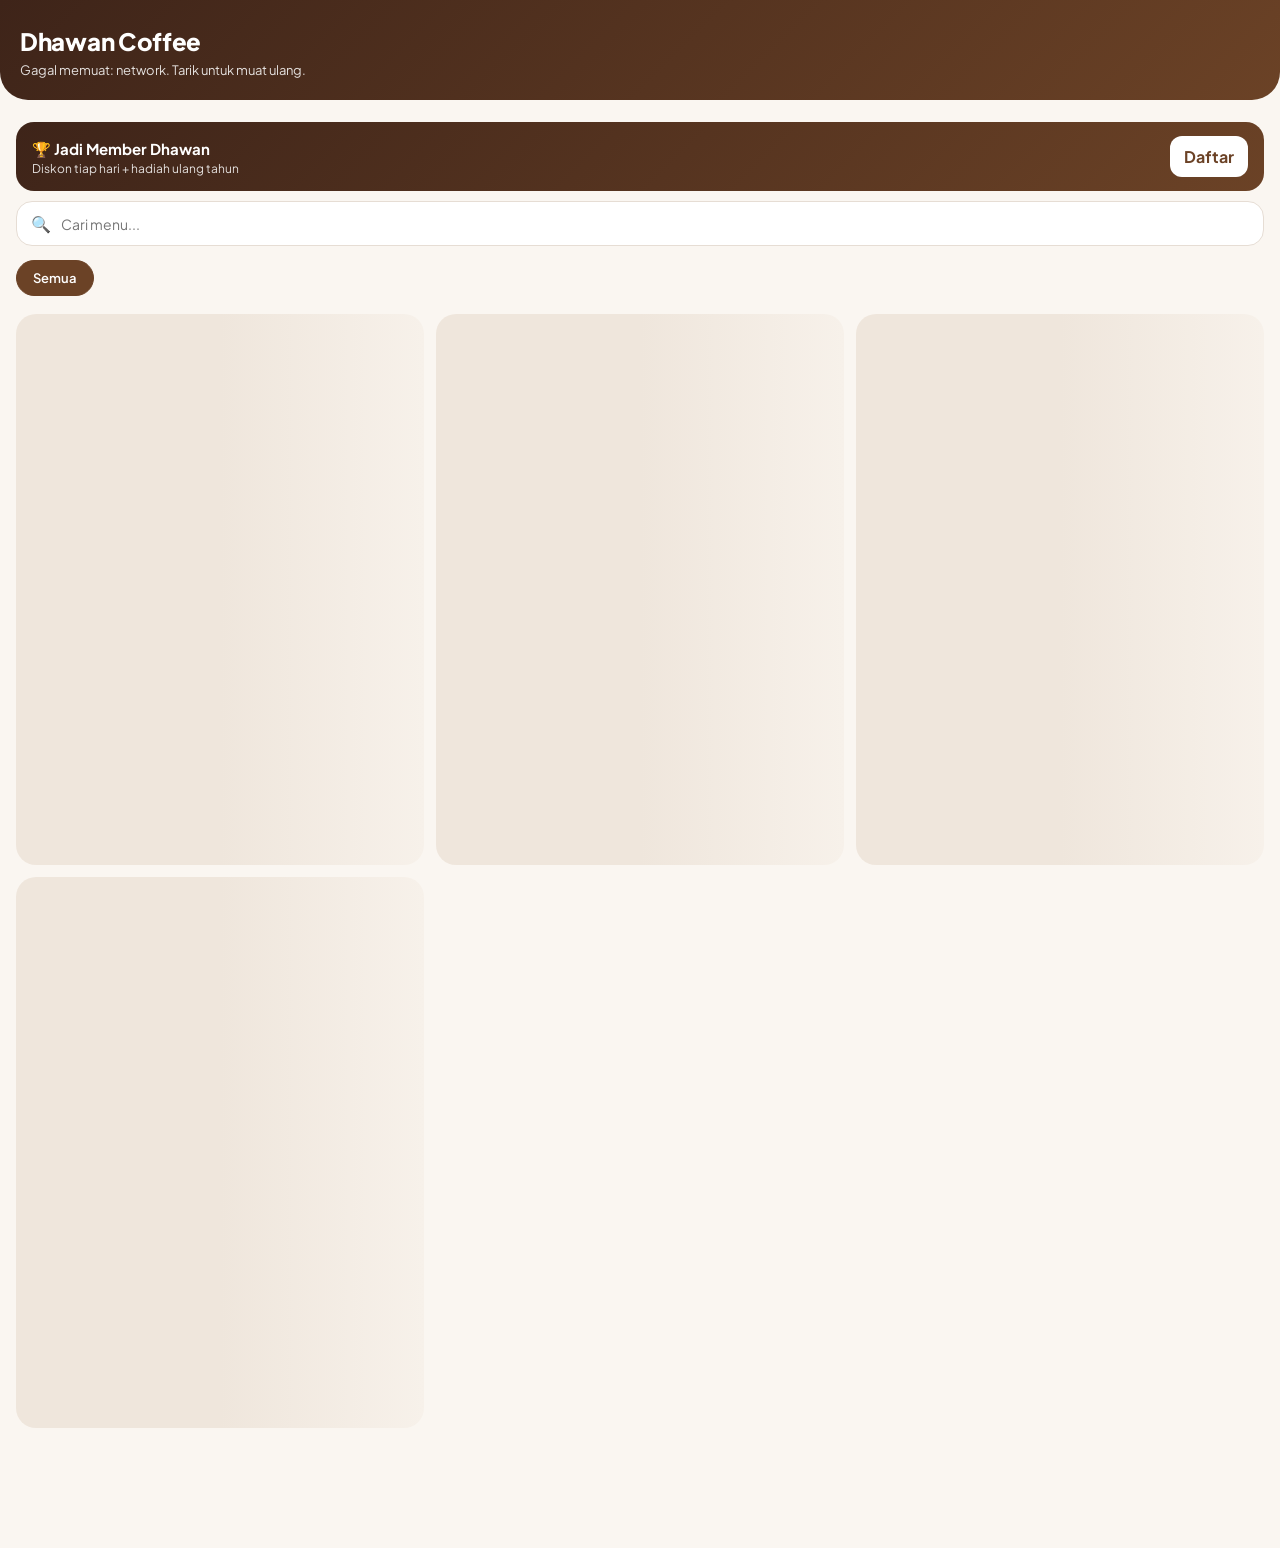
<file: (github)index.html>
<!DOCTYPE html>
<html lang="id">
<head>
<meta charset="utf-8">
<meta name="viewport" content="width=device-width, initial-scale=1, maximum-scale=1">
<title>Dhawan Coffee</title>
<link rel="preconnect" href="https://fonts.gstatic.com" crossorigin>
<link href="https://fonts.googleapis.com/css2?family=Plus+Jakarta+Sans:wght@400;600;700;800&display=swap" rel="stylesheet">
<style>
:root{--p:#6B4226;--p2:#3E2419;--cream:#FAF6F1;--card:#fff;--txt:#2B211C;--muted:#7A6B62;--accent:#DDB878;--ok:#2E7D4F}
*{box-sizing:border-box;-webkit-tap-highlight-color:transparent}
body{margin:0;font-family:"Plus Jakarta Sans",system-ui,sans-serif;background:var(--cream);color:var(--txt)}
.hero{background:linear-gradient(135deg,var(--p2),var(--p));color:#fff;padding:26px 20px 22px;border-radius:0 0 28px 28px}
.hero h1{margin:0;font-size:24px;font-weight:800;letter-spacing:-.3px}.hero p{margin:6px 0 0;opacity:.85;font-size:13px}
.chips{display:flex;gap:8px;overflow-x:auto;padding:14px 16px 4px;scrollbar-width:none}.chips::-webkit-scrollbar{display:none}
.chip{flex:0 0 auto;padding:9px 16px;border-radius:999px;background:#fff;border:1px solid #E6DDD4;font-weight:600;font-size:13px;color:var(--txt);cursor:pointer}
.chip.on{background:var(--p);color:#fff;border-color:var(--p)}
.search{margin:10px 16px 0;display:flex;align-items:center;gap:8px;background:#fff;border-radius:16px;padding:11px 14px;border:1px solid #E6DDD4}.search input{border:0;outline:0;flex:1;font:inherit;font-size:14px;background:transparent}
.grid{display:grid;grid-template-columns:repeat(2,1fr);gap:12px;padding:14px 16px 120px}@media(min-width:640px){.grid{grid-template-columns:repeat(3,1fr)}}
.card{background:var(--card);border-radius:20px;overflow:hidden;box-shadow:0 2px 10px rgba(60,40,20,.06);display:flex;flex-direction:column}
.img{aspect-ratio:1/1;background:#EFE6DC;position:relative;display:flex;align-items:center;justify-content:center;font-size:40px;font-weight:800;color:var(--p)}.img img{width:100%;height:100%;object-fit:cover;position:absolute;inset:0}
.fav{position:absolute;top:8px;left:8px;background:rgba(255,255,255,.92);border-radius:10px;padding:3px 8px;font-size:11px;font-weight:700}
.body{padding:10px 12px 12px;display:flex;flex-direction:column;gap:4px;flex:1}.name{font-weight:700;font-size:14px;line-height:1.2}.desc{font-size:11.5px;color:var(--muted);line-height:1.35;display:-webkit-box;-webkit-line-clamp:2;-webkit-box-orient:vertical;overflow:hidden}
.row{display:flex;align-items:center;justify-content:space-between;margin-top:auto;padding-top:6px}.price{font-weight:800;color:var(--p);font-size:14px}
.add{width:34px;height:34px;border-radius:12px;border:0;background:var(--p);color:#fff;font-size:20px;font-weight:700;cursor:pointer;display:flex;align-items:center;justify-content:center}
.qty{display:flex;align-items:center;gap:6px}.qty button{width:30px;height:30px;border-radius:10px;border:1px solid var(--p);background:#fff;color:var(--p);font-size:18px;cursor:pointer}.qty b{min-width:18px;text-align:center}
.bar{position:fixed;left:16px;right:16px;bottom:16px;background:var(--p);color:#fff;border-radius:20px;padding:14px 18px;display:flex;justify-content:space-between;align-items:center;box-shadow:0 8px 24px rgba(107,66,38,.35);cursor:pointer;font-weight:700}
.sheet{position:fixed;inset:0;background:rgba(0,0,0,.45);display:none;align-items:flex-end;z-index:9}.sheet.on{display:flex}
.panel{background:#fff;width:100%;max-height:92vh;overflow:auto;border-radius:24px 24px 0 0;padding:18px 18px 28px}
.panel h2{margin:0 0 10px;font-size:18px}.line{display:flex;justify-content:space-between;padding:8px 0;border-bottom:1px solid #F0E8E0;font-size:14px;gap:8px}.line small{color:var(--muted);display:block;font-size:12px}
label{display:block;font-size:12px;font-weight:600;color:var(--muted);margin:12px 0 4px}input.f,textarea.f{width:100%;border:1px solid #E6DDD4;border-radius:14px;padding:12px;font:inherit;font-size:14px}
.btn{width:100%;border:0;background:var(--p);color:#fff;border-radius:16px;padding:15px;font:inherit;font-weight:700;font-size:16px;margin-top:14px;cursor:pointer}.btn.sec{background:#F1EAE2;color:var(--txt)}.btn:disabled{opacity:.6}
.top{display:flex;justify-content:space-between;align-items:center;padding:10px 0;border-bottom:1px solid #F0E8E0;font-size:14px}.top input{width:20px;height:20px}
.done{text-align:center;padding:30px 10px}.done .ic{width:72px;height:72px;border-radius:50%;background:#E6F4EA;color:var(--ok);font-size:38px;line-height:72px;margin:0 auto 12px}
.muted{color:var(--muted);font-size:13px}
.promo{display:flex;gap:8px;overflow-x:auto;padding:10px 16px 0;scrollbar-width:none}.promo::-webkit-scrollbar{display:none}
.pchip{flex:0 0 auto;background:linear-gradient(135deg,#F3E4CE,#E7C9A0);color:#5A3A1E;border-radius:14px;padding:8px 12px;font-size:12px;font-weight:700;white-space:nowrap}
.member{margin:12px 16px 0;background:linear-gradient(135deg,var(--p2),var(--p));color:#fff;border-radius:18px;padding:14px 16px;display:flex;align-items:center;gap:12px}
.member b{font-size:15px}.member p{margin:2px 0 0;font-size:12px;opacity:.85}.member button{margin-left:auto;background:#fff;color:var(--p);border:0;border-radius:12px;padding:10px 14px;font:inherit;font-weight:700;white-space:nowrap;cursor:pointer}
.perk{display:flex;gap:10px;padding:8px 0;font-size:13px;border-bottom:1px solid #F0E8E0}.perk .i{font-size:18px}
.sk{background:linear-gradient(90deg,#EFE6DC 25%,#F7F1EA 50%,#EFE6DC 75%);background-size:200% 100%;animation:sk 1.2s infinite;border-radius:20px;aspect-ratio:1/1.35}@keyframes sk{0%{background-position:200% 0}100%{background-position:-200% 0}}
</style>
</head>
<body>
<div class="hero"><h1 id="store">Dhawan Coffee</h1><p id="sub">Memuat menu...</p></div>
<div class="promo" id="promo"></div>
<div class="member"><div><b>&#127942; Jadi Member Dhawan</b><p>Diskon tiap hari + hadiah ulang tahun</p></div><button onclick="openMember()">Daftar</button></div>
<div class="search">&#128269;<input id="q" placeholder="Cari menu..." oninput="render()"></div>
<div class="chips" id="chips"></div>
<div class="grid" id="grid"><div class="sk"></div><div class="sk"></div><div class="sk"></div><div class="sk"></div></div>
<div class="bar" id="bar" style="display:none" onclick="openCart()"><span id="barL"></span><span id="barR"></span></div>
<div class="sheet" id="sheet" onclick="if(event.target===this)closeSheet()"><div class="panel" id="panel"></div></div>
<script>
// Alamat backend Apps Script (endpoint data/order/member via JSONP).
var SCRIPT_URL="https://script.google.com/macros/s/AKfycbzQzh7Bz-5XfiFqtZT0j-M7HE9qzzv0o4OrpffxXI8nsKcWimqkIAXYelJJhYprZjJk/exec";

// --- JSONP: panggil backend tanpa kena blokir CORS ---
var _jc=0;
function jsonp(params,onOk,onErr){
  var cb="__jp"+(++_jc)+"_"+Date.now();
  var s=document.createElement("script");
  var timer=setTimeout(function(){cleanup();if(onErr)onErr("timeout")},20000);
  function cleanup(){clearTimeout(timer);delete window[cb];if(s.parentNode)s.parentNode.removeChild(s)}
  window[cb]=function(res){cleanup();if(onOk)onOk(res)};
  s.onerror=function(){cleanup();if(onErr)onErr("network")};
  var q=params+"&callback="+cb;
  s.src=SCRIPT_URL+(SCRIPT_URL.indexOf("?")>=0?"&":"?")+q;
  document.body.appendChild(s);
}

var D={cats:[],menus:[],toppings:[],currency:"Rp "};var cart=[];var cat="all";var CUR="Rp ";var loaded=false;
function money(v){return CUR+Math.round(v).toLocaleString("id-ID")}
function init(d){D=d;CUR=d.currency||"Rp ";loaded=true;
  if(d.store)document.getElementById("store").textContent=d.store;
  if(d.store)document.title=d.store;
  document.getElementById("sub").textContent=[d.address,d.hours].filter(Boolean).join(" · ");
  renderPromo();chips();render()}
var PROMOS=["🌟 Daftar member, dapat harga spesial"];
function renderPromo(){var el=document.getElementById("promo");if(!el)return;var extra=(D.promo||"").split("|").filter(Boolean);var all=extra.length?extra:PROMOS;el.innerHTML=all.map(function(p){return "<div class='pchip'>&#127991; "+p+"</div>"}).join("")}
var DEFAULT_PERKS=["Diskon member 10% tiap transaksi","Hadiah ulang tahun: 1 kopi gratis di bulan lahir","Harga spesial acara: wedding, lamaran, arisan, gathering","Kartu stempel: beli 9 gratis 1"];
function openMember(){var perks=(D.perks&&D.perks.length)?D.perks:DEFAULT_PERKS;var html="<h2>Daftar Member</h2><p class='muted'>Gratis. Dapat promo & harga spesial event.</p><div style='margin:10px 0'>";
  perks.forEach(function(p){html+="<div class='perk'><span class='i'>&#127942;</span><div>"+p+"</div></div>"});html+="</div>";
  html+="<label>Nama *</label><input class='f' id='mname' placeholder='Nama lengkap'>";
  html+="<label>No. WhatsApp *</label><input class='f' id='mphone' type='tel' inputmode='numeric' placeholder='08xxxxxxxxxx'>";
  html+="<label>Tanggal lahir</label><input class='f' id='mbirth' type='date'>";
  html+="<label>Tanggal pernikahan / anniversary (opsional)</label><input class='f' id='mwed' type='date'>";
  html+="<button class='btn' id='msend' onclick='submitMember()'>Daftar sekarang</button><button class='btn sec' onclick='closeSheet()'>Nanti saja</button>";openSheet(html)}
function submitMember(){var name=document.getElementById("mname").value.trim();var phone=document.getElementById("mphone").value.trim();if(!name||phone.replace(/\D/g,"").length<8){alert("Isi nama & no. WhatsApp yang benar");return}var b=document.getElementById("msend");b.disabled=true;b.textContent="Mendaftar...";
  var m={name:name,phone:phone,birthday:document.getElementById("mbirth").value,anniversary:document.getElementById("mwed").value};
  jsonp("action=member&payload="+encodeURIComponent(JSON.stringify(m)),
    function(res){openSheet("<div class='done'><div class='ic'>&#10003;</div><h2>Selamat datang, "+name+"!</h2><p class='muted'>Anda resmi member Dhawan. Sebut nama / no. WA saat pesan untuk diskon & hadiah ulang tahun.</p><button class='btn' onclick='closeSheet()'>Mulai pesan</button></div>")},
    function(e){alert("Gagal daftar: "+e);b.disabled=false;b.textContent="Daftar sekarang"})}
function load(){jsonp("data=1",init,function(e){document.getElementById("sub").textContent="Gagal memuat: "+e+". Tarik untuk muat ulang.";setTimeout(load,4000)})}
function chips(){var el=document.getElementById("chips");var html="<div class='chip"+(cat=="all"?" on":"")+"' onclick='setCat(\"all\")'>Semua</div>";
  D.cats.forEach(function(c){html+="<div class='chip"+(cat==String(c.id)?" on":"")+"' onclick='setCat(\""+c.id+"\")'>"+c.name+"</div>"});el.innerHTML=html}
function setCat(c){cat=c;chips();render()}
function inCart(id){return cart.filter(function(x){return x.menu_id==id}).reduce(function(a,x){return a+x.qty},0)}
function render(){var q=document.getElementById("q").value.toLowerCase();var g=document.getElementById("grid");var html="";
  D.menus.filter(function(m){return (cat=="all"||String(m.category_id)==cat)&&(!q||m.name.toLowerCase().indexOf(q)>=0)}).forEach(function(m){
  var n=inCart(m.id);html+="<div class='card'><div class='img'>"+(m.image?"<img src='"+m.image+"' loading='lazy'>":m.name.charAt(0))+(m.favorite?"<span class='fav'>&#11088; Favorit</span>":"")+"</div>"+
  "<div class='body'><div class='name'>"+m.name+"</div><div class='desc'>"+(m.description||"")+"</div><div class='row'><span class='price'>"+money(m.price)+"</span>"+
  (n?"<div class='qty'><button onclick='dec("+m.id+")'>&minus;</button><b>"+n+"</b><button onclick='add("+m.id+")'>+</button></div>":"<button class='add' onclick='add("+m.id+")'>+</button>")+"</div></div></div>"});
  g.innerHTML=html||"<p class='muted' style='grid-column:1/-1;text-align:center'>Menu tidak ditemukan</p>";bar()}
function menu(id){return D.menus.filter(function(m){return m.id==id})[0]}
function add(id){var m=menu(id);if(m.has_toppings&&D.toppings.length){toppingSheet(m);return}push(m,[],"")}
function push(m,tops,note){var key=m.id+"|"+tops.map(function(t){return t.id}).join(",")+"|"+note;var ex=cart.filter(function(x){return x.key==key})[0];
  if(ex){ex.qty++}else{cart.push({key:key,menu_id:m.id,name:m.name,price:m.price,toppings:tops,note:note,qty:1})}render()}
function dec(id){for(var i=cart.length-1;i>=0;i--){if(cart[i].menu_id==id){cart[i].qty--;if(cart[i].qty<=0)cart.splice(i,1);break}}render()}
function unit(x){return x.price+x.toppings.reduce(function(a,t){return a+t.price},0)}
function total(){return cart.reduce(function(a,x){return a+unit(x)*x.qty},0)}
function bar(){var b=document.getElementById("bar");var n=cart.reduce(function(a,x){return a+x.qty},0);b.style.display=n?"flex":"none";
  document.getElementById("barL").textContent=n+" item · Lihat pesanan";document.getElementById("barR").textContent=money(total())}
function openSheet(html){document.getElementById("panel").innerHTML=html;document.getElementById("sheet").classList.add("on")}
function closeSheet(){document.getElementById("sheet").classList.remove("on")}
function toppingSheet(m){var html="<h2>"+m.name+"</h2><p class='muted'>"+(m.description||"")+"</p><b>Topping / tambahan</b>";
  D.toppings.forEach(function(t){html+="<div class='top'><label style='margin:0;color:var(--txt);font-size:14px;font-weight:600'>"+t.name+"<small class='muted' style='display:block;font-weight:400'>"+(t.price?"+"+money(t.price):"Gratis")+"</small></label><input type='checkbox' data-id='"+t.id+"'></div>"});
  html+="<label>Catatan</label><input class='f' id='tnote' placeholder='less ice, tanpa gula...'><button class='btn' onclick='confirmTop("+m.id+")'>Tambah ke pesanan</button>";openSheet(html)}
function confirmTop(id){var m=menu(id);var tops=[];document.querySelectorAll("#panel input[type=checkbox]:checked").forEach(function(c){var t=D.toppings.filter(function(x){return x.id==c.dataset.id})[0];tops.push({id:t.id,name:t.name,price:t.price})});
  push(m,tops,document.getElementById("tnote").value.trim());closeSheet()}
function openCart(){var html="<h2>Pesanan Anda</h2>";cart.forEach(function(x,i){html+="<div class='line'><div><b>"+x.qty+"x "+x.name+"</b>"+(x.toppings.length?"<small>+ "+x.toppings.map(function(t){return t.name}).join(", ")+"</small>":"")+(x.note?"<small>&#128221; "+x.note+"</small>":"")+"</div><div style='text-align:right'>"+money(unit(x)*x.qty)+"<br><a href='#' onclick='rm("+i+");return false' style='color:#B3382C;font-size:12px'>hapus</a></div></div>"});
  html+="<div class='line'><b>Total</b><b>"+money(total())+"</b></div><label>Nama</label><input class='f' id='cname' placeholder='Nama Anda'><label>No. WhatsApp (untuk poin member)</label><input class='f' id='cphone' type='tel' inputmode='numeric' placeholder='08xxxxxxxxxx'><label>No. meja / ambil sendiri</label><input class='f' id='ctable' placeholder='mis. Meja 4'><label>Catatan</label><textarea class='f' id='cnote' rows='2'></textarea>"+
  "<button class='btn' onclick='payStep()'>Lanjut ke pembayaran</button><button class='btn sec' onclick='closeSheet()'>Tambah menu lagi</button>";openSheet(html)}
function rm(i){cart.splice(i,1);render();if(cart.length)openCart();else closeSheet()}
var buyer={};
function payStep(){var name=document.getElementById("cname").value.trim();if(!name){alert("Isi nama dulu ya");return}buyer={name:name,phone:document.getElementById("cphone").value.trim(),table:document.getElementById("ctable").value.trim(),note:document.getElementById("cnote").value.trim()};pay="tunai";paidClaim=false;renderPay()}
var pay="tunai";var paidClaim=false;
function setPay(p){pay=p;paidClaim=false;renderPay()}
function payTunai(){setPay("tunai")}
function payQris(){setPay("qris")}
function renderPay(){var html="<h2>Pembayaran</h2><div class='line'><b>Total</b><b>"+money(total())+"</b></div>";
  html+="<div style='display:flex;gap:10px;margin:14px 0'>";
  html+="<button onclick='payTunai()' style='flex:1;padding:14px;border-radius:14px;border:2px solid "+(pay=='tunai'?'var(--p)':'#E6DDD4')+";background:"+(pay=='tunai'?'var(--cream)':'#fff')+";font:inherit;font-weight:700'>&#128181; Tunai</button>";
  html+="<button onclick='payQris()' style='flex:1;padding:14px;border-radius:14px;border:2px solid "+(pay=='qris'?'var(--p)':'#E6DDD4')+";background:"+(pay=='qris'?'var(--cream)':'#fff')+";font:inherit;font-weight:700'>QRIS</button></div>";
  if(pay=='tunai'){html+="<p class='muted'>Bayar tunai di kasir setelah pesanan diterima.</p><button class='btn' id='send' onclick='send()'>Kirim pesanan</button>";}
  else{if(D.qris){html+="<p class='muted' style='text-align:center'>Scan QRIS ini, bayar sejumlah <b>"+money(total())+"</b></p><img src='"+D.qris+"' style='width:100%;max-width:320px;display:block;margin:8px auto;border-radius:12px'>";}
  else{html+="<p class='muted'>QRIS belum tersedia. Minta QRIS ke kasir, lalu tandai sudah bayar.</p>";}
  html+="<label style='display:flex;gap:10px;align-items:center;margin:12px 0;font-size:14px;font-weight:600;color:var(--txt)'><input type='checkbox' id='paidchk' onchange='paidClaim=this.checked' style='width:22px;height:22px'> Saya sudah transfer / bayar QRIS</label>";
  html+="<button class='btn' id='send' onclick='send()'>Kirim pesanan</button>";}
  html+="<button class='btn sec' onclick='openCart()'>Kembali</button>";openSheet(html)}
function send(){var b=document.getElementById("send");b.disabled=true;b.textContent="Mengirim...";
  var order={name:buyer.name,phone:buyer.phone,table:buyer.table,note:buyer.note,total:total(),payment:pay,paid:(pay=='qris'&&paidClaim),items:cart.map(function(x){return {menu_id:x.menu_id,name:x.name,qty:x.qty,price:x.price,toppings:x.toppings,note:x.note}})};
  jsonp("action=order&payload="+encodeURIComponent(JSON.stringify(order)),
    function(res){var id=res&&res.id?res.id:"-";cart=[];render();var pmsg=order.payment=='qris'?(order.paid?"Anda menandai sudah bayar QRIS. Kasir akan cek & konfirmasi.":"Bayar QRIS lalu tunjukkan bukti ke kasir."):"Bayar tunai di kasir.";openSheet("<div class='done'><div class='ic'>&#10003;</div><h2>Pesanan terkirim</h2><p class='muted'>Nomor <b>"+id+"</b><br>"+pmsg+"</p><button class='btn' onclick='closeSheet()'>Tutup</button></div>")},
    function(e){alert("Gagal kirim: "+e);b.disabled=false;b.textContent="Kirim pesanan"})}
chips();load();
</script>
</body>
</html>
</file>
<file: jawa.css>
/* Sentuhan Jawa modern untuk halaman kedai: motif kawung samar + ornamen emas.
   Dipakai lewat <link rel="stylesheet" href="/jawa.css"> dan class "jawa" pada <body>. */
html{background:#EFE5D8 url("data:image/svg+xml,%3Csvg%20xmlns%3D%22http%3A//www.w3.org/2000/svg%22%20width%3D%2296%22%20height%3D%2296%22%20viewBox%3D%220%200%2096%2096%22%3E%3Cg%20fill%3D%22none%22%20stroke%3D%22%238C6A3F%22%20stroke-width%3D%221.1%22%20opacity%3D%220.16%22%3E%3Cellipse%20cx%3D%2248%22%20cy%3D%2224%22%20rx%3D%2211%22%20ry%3D%2220%22/%3E%3Cellipse%20cx%3D%2248%22%20cy%3D%2272%22%20rx%3D%2211%22%20ry%3D%2220%22/%3E%3Cellipse%20cx%3D%2224%22%20cy%3D%2248%22%20rx%3D%2220%22%20ry%3D%2211%22/%3E%3Cellipse%20cx%3D%2272%22%20cy%3D%2248%22%20rx%3D%2220%22%20ry%3D%2211%22/%3E%3Cellipse%20cx%3D%220%22%20cy%3D%220%22%20rx%3D%2211%22%20ry%3D%2220%22/%3E%3Cellipse%20cx%3D%2296%22%20cy%3D%220%22%20rx%3D%2211%22%20ry%3D%2220%22/%3E%3Cellipse%20cx%3D%220%22%20cy%3D%2296%22%20rx%3D%2211%22%20ry%3D%2220%22/%3E%3Cellipse%20cx%3D%2296%22%20cy%3D%2296%22%20rx%3D%2211%22%20ry%3D%2220%22/%3E%3C/g%3E%3Cg%20fill%3D%22%238C6A3F%22%20opacity%3D%220.22%22%3E%3Ccircle%20cx%3D%2248%22%20cy%3D%2248%22%20r%3D%222.2%22/%3E%3Ccircle%20cx%3D%220%22%20cy%3D%2248%22%20r%3D%221.4%22/%3E%3Ccircle%20cx%3D%2296%22%20cy%3D%2248%22%20r%3D%221.4%22/%3E%3Ccircle%20cx%3D%2248%22%20cy%3D%220%22%20r%3D%221.4%22/%3E%3Ccircle%20cx%3D%2248%22%20cy%3D%2296%22%20r%3D%221.4%22/%3E%3C/g%3E%3C/svg%3E") center/96px 96px}
body.jawa{background:rgba(250,246,241,.88)}
/* Ornamen garis emas dengan belah ketupat di tengah (dipasang pada .rule) */
.jawa .rule{position:relative;width:120px;height:2px;background:linear-gradient(90deg,transparent,#DDB878 25%,#DDB878 75%,transparent)}
.jawa .rule::after{content:"";position:absolute;left:50%;top:50%;width:8px;height:8px;margin:-4px 0 0 -4px;transform:rotate(45deg);background:#DDB878;box-shadow:0 0 0 2px #3E2419}
/* Judul bagian dengan garis emas pendek di kiri */
.jawa h2{position:relative;padding-left:14px}
.jawa h2::before{content:"";position:absolute;left:0;top:.2em;width:4px;height:1em;border-radius:2px;background:linear-gradient(180deg,#DDB878,#8C6A3F)}
/* Kartu: tepi emas tipis di atas */
.jawa .card{border-top:2px solid rgba(221,184,120,.55)}
/* Bar pil promo: emas lembut */
.jawa .pchip{background:linear-gradient(135deg,#F6EBD6,#E8CFA3);border:1px solid rgba(140,106,63,.25)}
</file>
